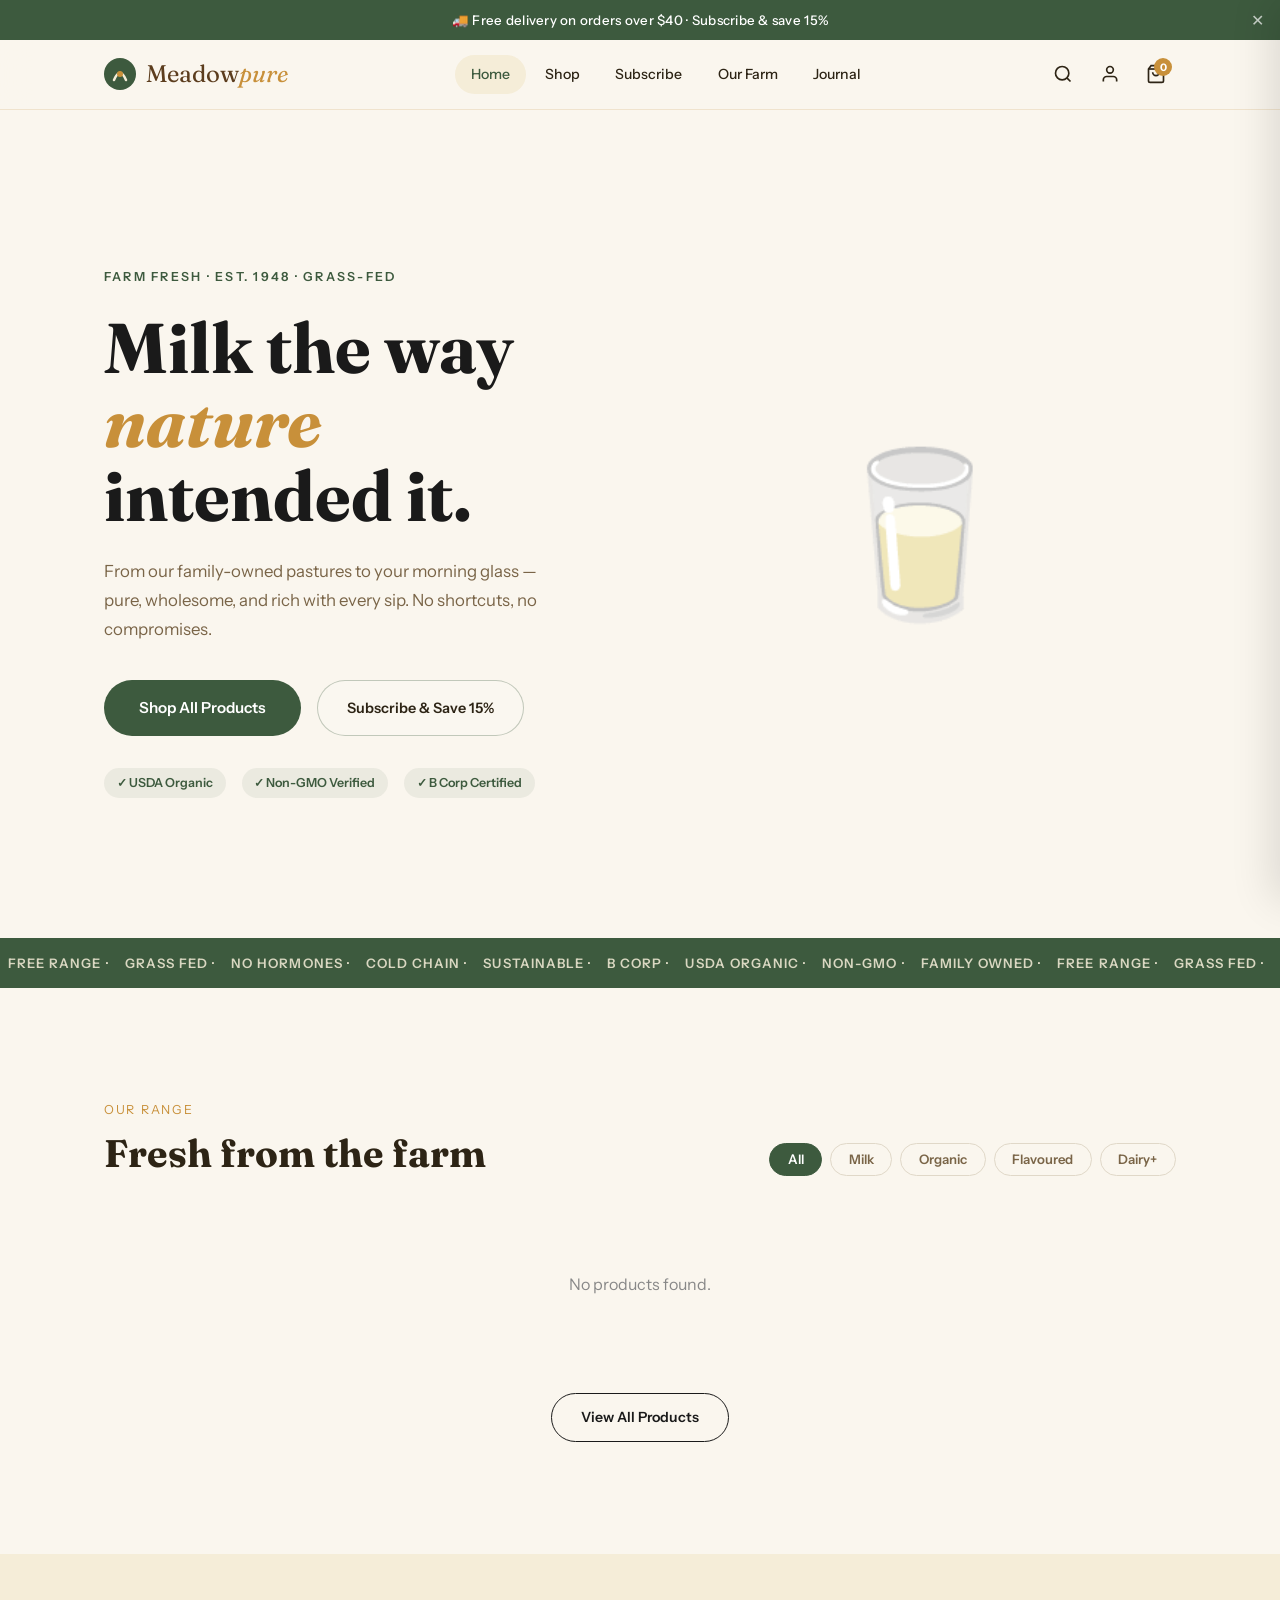
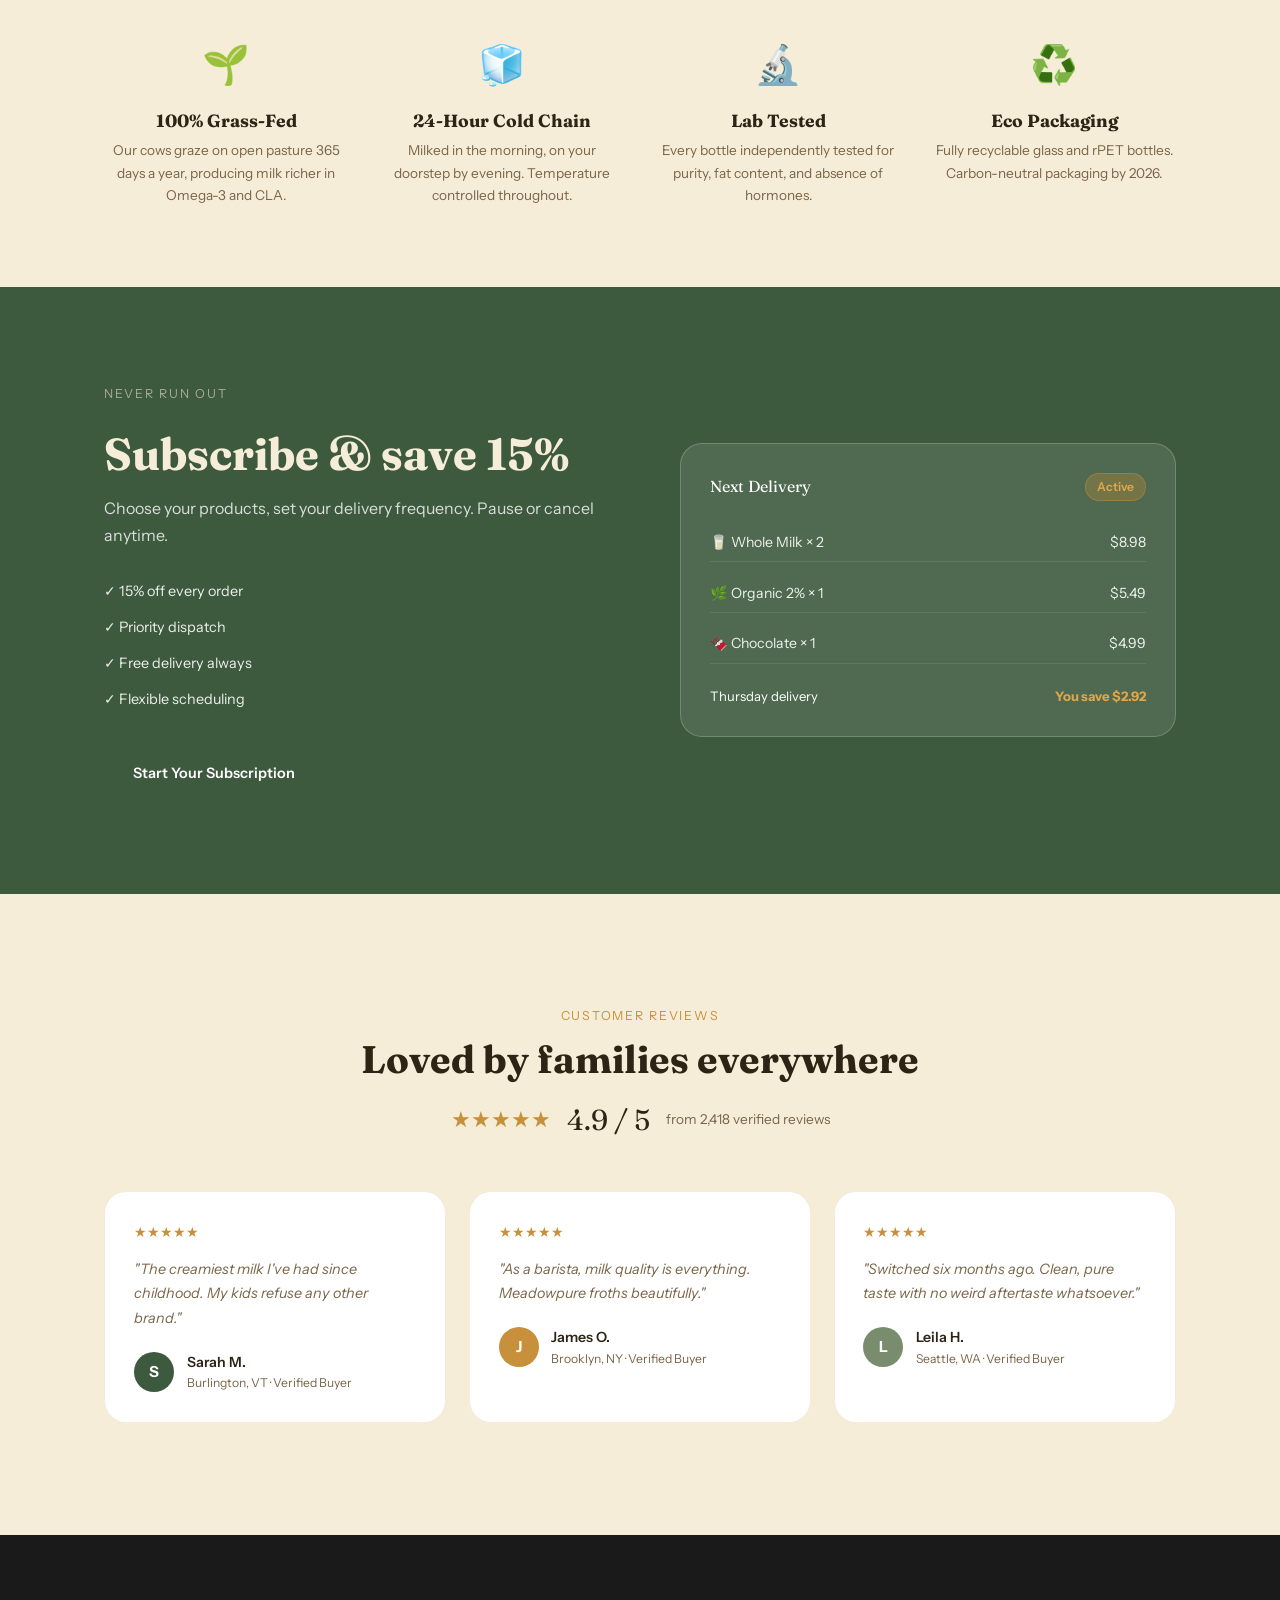
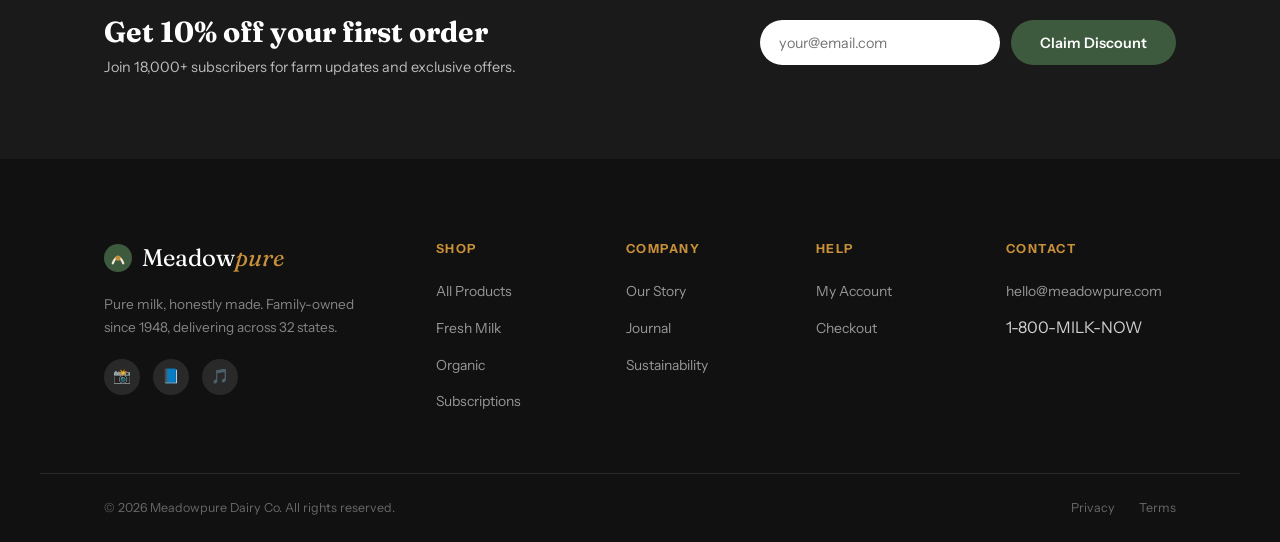
<file: index.html>
<!DOCTYPE html>
<html lang="en">
<head>
  <meta charset="UTF-8"/>
  <meta name="viewport" content="width=device-width, initial-scale=1.0"/>
  <title>Meadowpure Dairy — Pure Milk, Naturally</title>
  <link href="https://fonts.googleapis.com/css2?family=Fraunces:ital,opsz,wght@0,9..144,300;0,9..144,600;0,9..144,700;1,9..144,400&family=Instrument+Sans:wght@400;500;600&display=swap" rel="stylesheet"/>
  <link rel="stylesheet" href="css/style.css"/>
</head>
<body>
<div class="ann-bar">🚚 Free delivery on orders over $40 · Subscribe &amp; save 15%<button onclick="this.parentElement.style.display='none'">✕</button></div>
<header class="header" id="header">
  <div class="header-inner">
    <a href="index.html" class="logo"><svg width="32" height="32" viewBox="0 0 32 32" fill="none"><circle cx="16" cy="16" r="16" fill="#3D5A3E"/><path d="M10 22 Q16 8 22 22" stroke="#F5EDD8" stroke-width="2.5" fill="none" stroke-linecap="round"/><circle cx="16" cy="16" r="3" fill="#C8903A"/></svg><span class="logo-text">Meadow<em>pure</em></span></a>
    <nav class="main-nav"><a href="index.html" class="active">Home</a><a href="shop.html">Shop</a><a href="subscriptions.html">Subscribe</a><a href="about.html">Our Farm</a><a href="blog.html">Journal</a></nav>
    <div class="header-actions">
      <button class="icon-btn" id="searchToggle"><svg width="20" height="20" viewBox="0 0 24 24" fill="none" stroke="currentColor" stroke-width="2"><circle cx="11" cy="11" r="8"/><path d="m21 21-4.35-4.35"/></svg></button>
      <a href="account.html" class="icon-btn"><svg width="20" height="20" viewBox="0 0 24 24" fill="none" stroke="currentColor" stroke-width="2"><path d="M20 21v-2a4 4 0 0 0-4-4H8a4 4 0 0 0-4 4v2"/><circle cx="12" cy="7" r="4"/></svg></a>
      <button class="icon-btn" id="cartToggle"><svg width="20" height="20" viewBox="0 0 24 24" fill="none" stroke="currentColor" stroke-width="2"><path d="M6 2 3 6v14a2 2 0 0 0 2 2h14a2 2 0 0 0 2-2V6l-3-4z"/><line x1="3" y1="6" x2="21" y2="6"/><path d="M16 10a4 4 0 0 1-8 0"/></svg><span class="cart-badge" id="cartBadge">0</span></button>
    </div>
  </div>
  <div class="search-bar" id="searchBar"><div class="search-inner"><svg width="18" height="18" viewBox="0 0 24 24" fill="none" stroke="currentColor" stroke-width="2"><circle cx="11" cy="11" r="8"/><path d="m21 21-4.35-4.35"/></svg><input type="text" placeholder="Search for milk, organic, chocolate…" id="searchInput"/><button onclick="document.getElementById('searchBar').classList.remove('open')">✕</button></div></div>
</header>
<div class="cart-overlay" id="cartOverlay"></div>
<aside class="cart-drawer" id="cartDrawer">
  <div class="cart-drawer-header"><h3>Your Cart <span id="cartItemCount">(0 items)</span></h3><button class="close-cart" id="closeCart">✕</button></div>
  <div class="cart-items" id="cartItems"><div class="cart-empty"><span>🛒</span><p>Your cart is empty</p></div></div>
  <div class="cart-footer" id="cartFooter" style="display:none">
    <div class="cart-subtotal"><span>Subtotal</span><strong id="cartSubtotal">$0.00</strong></div>
    <div class="cart-shipping-note">Free delivery on orders over $40 🚚</div>
    <a href="checkout.html" class="btn-full btn-dark" style="display:block;padding:1rem;text-align:center;border-radius:12px;margin-bottom:0.6rem">Checkout</a>
    <a href="shop.html" class="btn-full btn-outline" style="display:block;padding:0.8rem;text-align:center;border-radius:12px">Continue Shopping</a>
  </div>
</aside>

<section class="hero">
  <div class="hero-content">
    <div class="hero-eyebrow">Farm Fresh · Est. 1948 · Grass-Fed</div>
    <h1 class="hero-headline">Milk the way<br><em>nature</em><br>intended it.</h1>
    <p class="hero-sub">From our family-owned pastures to your morning glass — pure, wholesome, and rich with every sip. No shortcuts, no compromises.</p>
    <div class="hero-ctas">
      <a href="shop.html" class="btn-primary lg">Shop All Products</a>
      <a href="subscriptions.html" class="btn-ghost">Subscribe &amp; Save 15%</a>
    </div>
    <div class="hero-trust"><span>✓ USDA Organic</span><span>✓ Non-GMO Verified</span><span>✓ B Corp Certified</span></div>
  </div>
  <div class="hero-visual">🥛</div>
</section>

<div class="marquee"><div class="marquee-track"><span>Free Range ·</span><span>Grass Fed ·</span><span>No Hormones ·</span><span>Cold Chain ·</span><span>Sustainable ·</span><span>B Corp ·</span><span>USDA Organic ·</span><span>Non-GMO ·</span><span>Family Owned ·</span><span>Free Range ·</span><span>Grass Fed ·</span><span>No Hormones ·</span><span>Cold Chain ·</span><span>Sustainable ·</span><span>B Corp ·</span><span>USDA Organic ·</span><span>Non-GMO ·</span><span>Family Owned ·</span></div></div>

<section class="section" id="shop">
  <div class="container">
    <div class="section-head">
      <div><p class="eyebrow">Our Range</p><h2>Fresh from the farm</h2></div>
      <div class="filter-tabs" id="filterTabs">
        <button class="filter-tab active" data-filter="all">All</button>
        <button class="filter-tab" data-filter="milk">Milk</button>
        <button class="filter-tab" data-filter="organic">Organic</button>
        <button class="filter-tab" data-filter="flavoured">Flavoured</button>
        <button class="filter-tab" data-filter="dairy">Dairy+</button>
      </div>
    </div>
    <div class="products-grid" id="productsGrid"><p style="grid-column:1/-1;text-align:center;padding:3rem;color:#888">⏳ Loading products...</p></div>
    <div class="view-all-wrap"><a href="shop.html" class="btn-outline">View All Products</a></div>
  </div>
</section>

<section class="usp-band">
  <div class="container usp-grid">
    <div class="usp-item"><div class="usp-icon">🌱</div><h4>100% Grass-Fed</h4><p>Our cows graze on open pasture 365 days a year, producing milk richer in Omega-3 and CLA.</p></div>
    <div class="usp-item"><div class="usp-icon">🧊</div><h4>24-Hour Cold Chain</h4><p>Milked in the morning, on your doorstep by evening. Temperature controlled throughout.</p></div>
    <div class="usp-item"><div class="usp-icon">🔬</div><h4>Lab Tested</h4><p>Every bottle independently tested for purity, fat content, and absence of hormones.</p></div>
    <div class="usp-item"><div class="usp-icon">♻️</div><h4>Eco Packaging</h4><p>Fully recyclable glass and rPET bottles. Carbon-neutral packaging by 2026.</p></div>
  </div>
</section>

<section class="sub-banner">
  <div class="container sub-banner-inner">
    <div class="sub-banner-text">
      <p class="eyebrow" style="color:rgba(245,237,216,0.7)">Never run out</p>
      <h2>Subscribe &amp; save 15%</h2>
      <p>Choose your products, set your delivery frequency. Pause or cancel anytime.</p>
      <ul class="sub-perks"><li>✓ 15% off every order</li><li>✓ Priority dispatch</li><li>✓ Free delivery always</li><li>✓ Flexible scheduling</li></ul>
      <a href="subscriptions.html" class="btn-primary">Start Your Subscription</a>
    </div>
    <div class="delivery-card">
      <div class="dc-header"><span class="dc-label">Next Delivery</span><span class="dc-badge">Active</span></div>
      <div class="dc-items">
        <div class="dc-item"><span>🥛 Whole Milk × 2</span><span>$8.98</span></div>
        <div class="dc-item"><span>🌿 Organic 2% × 1</span><span>$5.49</span></div>
        <div class="dc-item"><span>🍫 Chocolate × 1</span><span>$4.99</span></div>
      </div>
      <div class="dc-footer"><span>Thursday delivery</span><strong class="dc-saved">You save $2.92</strong></div>
    </div>
  </div>
</section>

<section class="section reviews-section">
  <div class="container">
    <div class="section-head centered">
      <p class="eyebrow">Customer Reviews</p>
      <h2>Loved by families everywhere</h2>
      <div class="overall-rating"><span class="big-stars">★★★★★</span><span class="big-score">4.9 / 5</span><span class="big-count">from 2,418 verified reviews</span></div>
    </div>
    <div class="reviews-grid">
      <div class="review-card"><div class="review-stars">★★★★★</div><p class="review-text">"The creamiest milk I've had since childhood. My kids refuse any other brand."</p><div class="review-author"><div class="review-avatar" style="background:#3D5A3E">S</div><div class="review-info"><div class="review-name">Sarah M.</div><div class="review-loc">Burlington, VT · Verified Buyer</div></div></div></div>
      <div class="review-card"><div class="review-stars">★★★★★</div><p class="review-text">"As a barista, milk quality is everything. Meadowpure froths beautifully."</p><div class="review-author"><div class="review-avatar" style="background:#C8903A">J</div><div class="review-info"><div class="review-name">James O.</div><div class="review-loc">Brooklyn, NY · Verified Buyer</div></div></div></div>
      <div class="review-card"><div class="review-stars">★★★★★</div><p class="review-text">"Switched six months ago. Clean, pure taste with no weird aftertaste whatsoever."</p><div class="review-author"><div class="review-avatar" style="background:#7A8C6E">L</div><div class="review-info"><div class="review-name">Leila H.</div><div class="review-loc">Seattle, WA · Verified Buyer</div></div></div></div>
    </div>
  </div>
</section>

<section class="newsletter-section">
  <div class="container newsletter-inner">
    <div class="nl-text"><h3>Get 10% off your first order</h3><p>Join 18,000+ subscribers for farm updates and exclusive offers.</p></div>
    <div>
      <form class="nl-form" onsubmit="event.preventDefault();document.getElementById('nlNote').textContent='🎉 Welcome! Your 10% code has been sent.';this.querySelector('input').value=''">
        <input type="email" placeholder="your@email.com" required class="nl-input"/>
        <button type="submit" class="btn-primary">Claim Discount</button>
      </form>
      <p class="nl-note" id="nlNote"></p>
    </div>
  </div>
</section>

<footer class="footer">
  <div class="container footer-grid">
    <div class="footer-brand"><a href="index.html" class="logo" style="margin-bottom:1rem;display:flex"><svg width="28" height="28" viewBox="0 0 32 32" fill="none"><circle cx="16" cy="16" r="16" fill="#3D5A3E"/><path d="M10 22 Q16 8 22 22" stroke="#F5EDD8" stroke-width="2.5" fill="none" stroke-linecap="round"/><circle cx="16" cy="16" r="3" fill="#C8903A"/></svg><span class="logo-text" style="color:#fff">Meadow<em>pure</em></span></a><p>Pure milk, honestly made. Family-owned since 1948, delivering across 32 states.</p><div class="social-links"><a href="#">📸</a><a href="#">📘</a><a href="#">🎵</a></div></div>
    <div class="footer-col"><h5>Shop</h5><ul><li><a href="shop.html">All Products</a></li><li><a href="shop.html?cat=milk">Fresh Milk</a></li><li><a href="shop.html?cat=organic">Organic</a></li><li><a href="subscriptions.html">Subscriptions</a></li></ul></div>
    <div class="footer-col"><h5>Company</h5><ul><li><a href="about.html">Our Story</a></li><li><a href="blog.html">Journal</a></li><li><a href="about.html#sustainability">Sustainability</a></li></ul></div>
    <div class="footer-col"><h5>Help</h5><ul><li><a href="account.html">My Account</a></li><li><a href="checkout.html">Checkout</a></li></ul></div>
    <div class="footer-col"><h5>Contact</h5><ul><li><a href="mailto:hello@meadowpure.com">hello@meadowpure.com</a></li><li>1-800-MILK-NOW</li></ul></div>
  </div>
  <div class="footer-bottom"><p>© 2026 Meadowpure Dairy Co. All rights reserved.</p><div class="footer-legal"><a href="#">Privacy</a><a href="#">Terms</a></div></div>
</footer>

<div class="toast" id="toast"></div>
<script src="js/app.js"></script>
<script>
async function initHome() {
  const products = await fetchProducts({ limit: 8 });
  renderProductsTo('productsGrid', products);
  document.querySelectorAll('.filter-tab').forEach(btn => {
    btn.addEventListener('click', async function() {
      document.querySelectorAll('.filter-tab').forEach(b => b.classList.remove('active'));
      this.classList.add('active');
      const filter = this.dataset.filter;
      const prods = await fetchProducts(filter !== 'all' ? { category: filter, limit: 8 } : { limit: 8 });
      renderProductsTo('productsGrid', prods);
    });
  });
}
initHome();
</script>
</body>
</html>
</file>
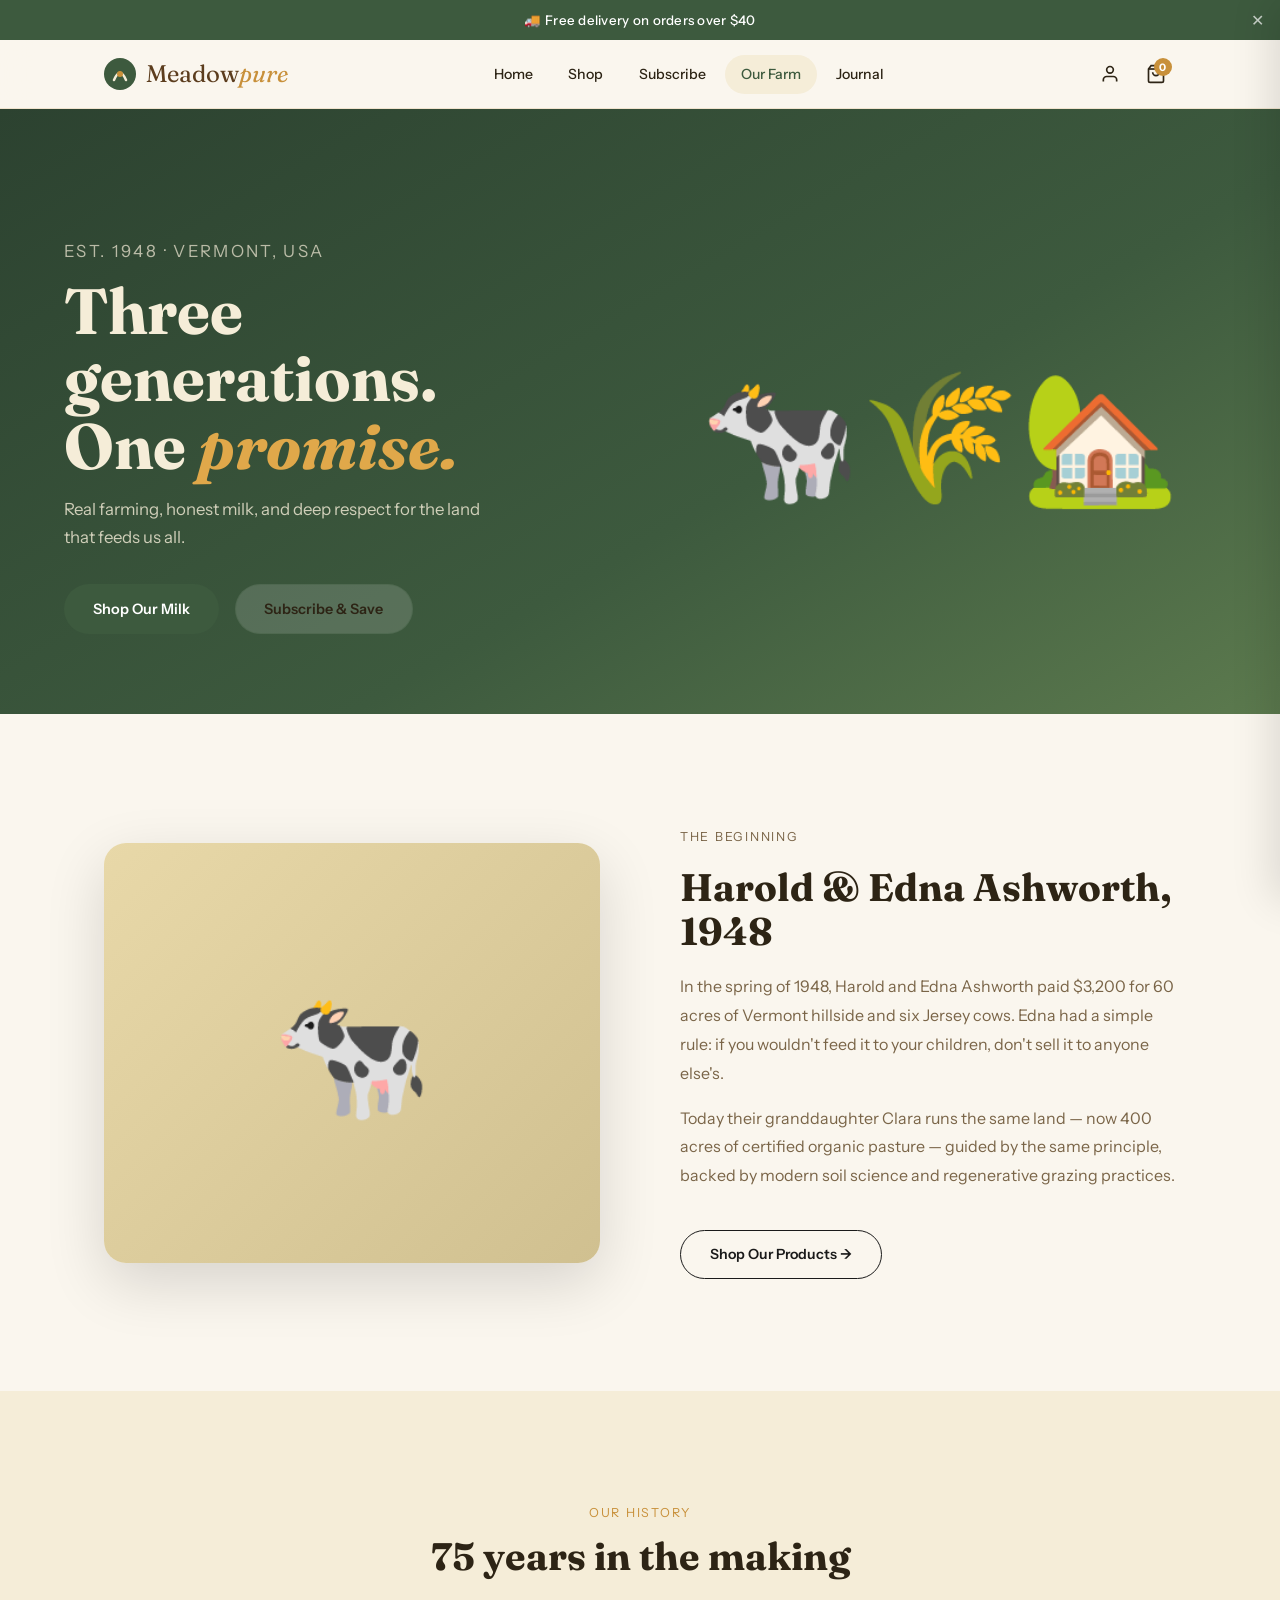
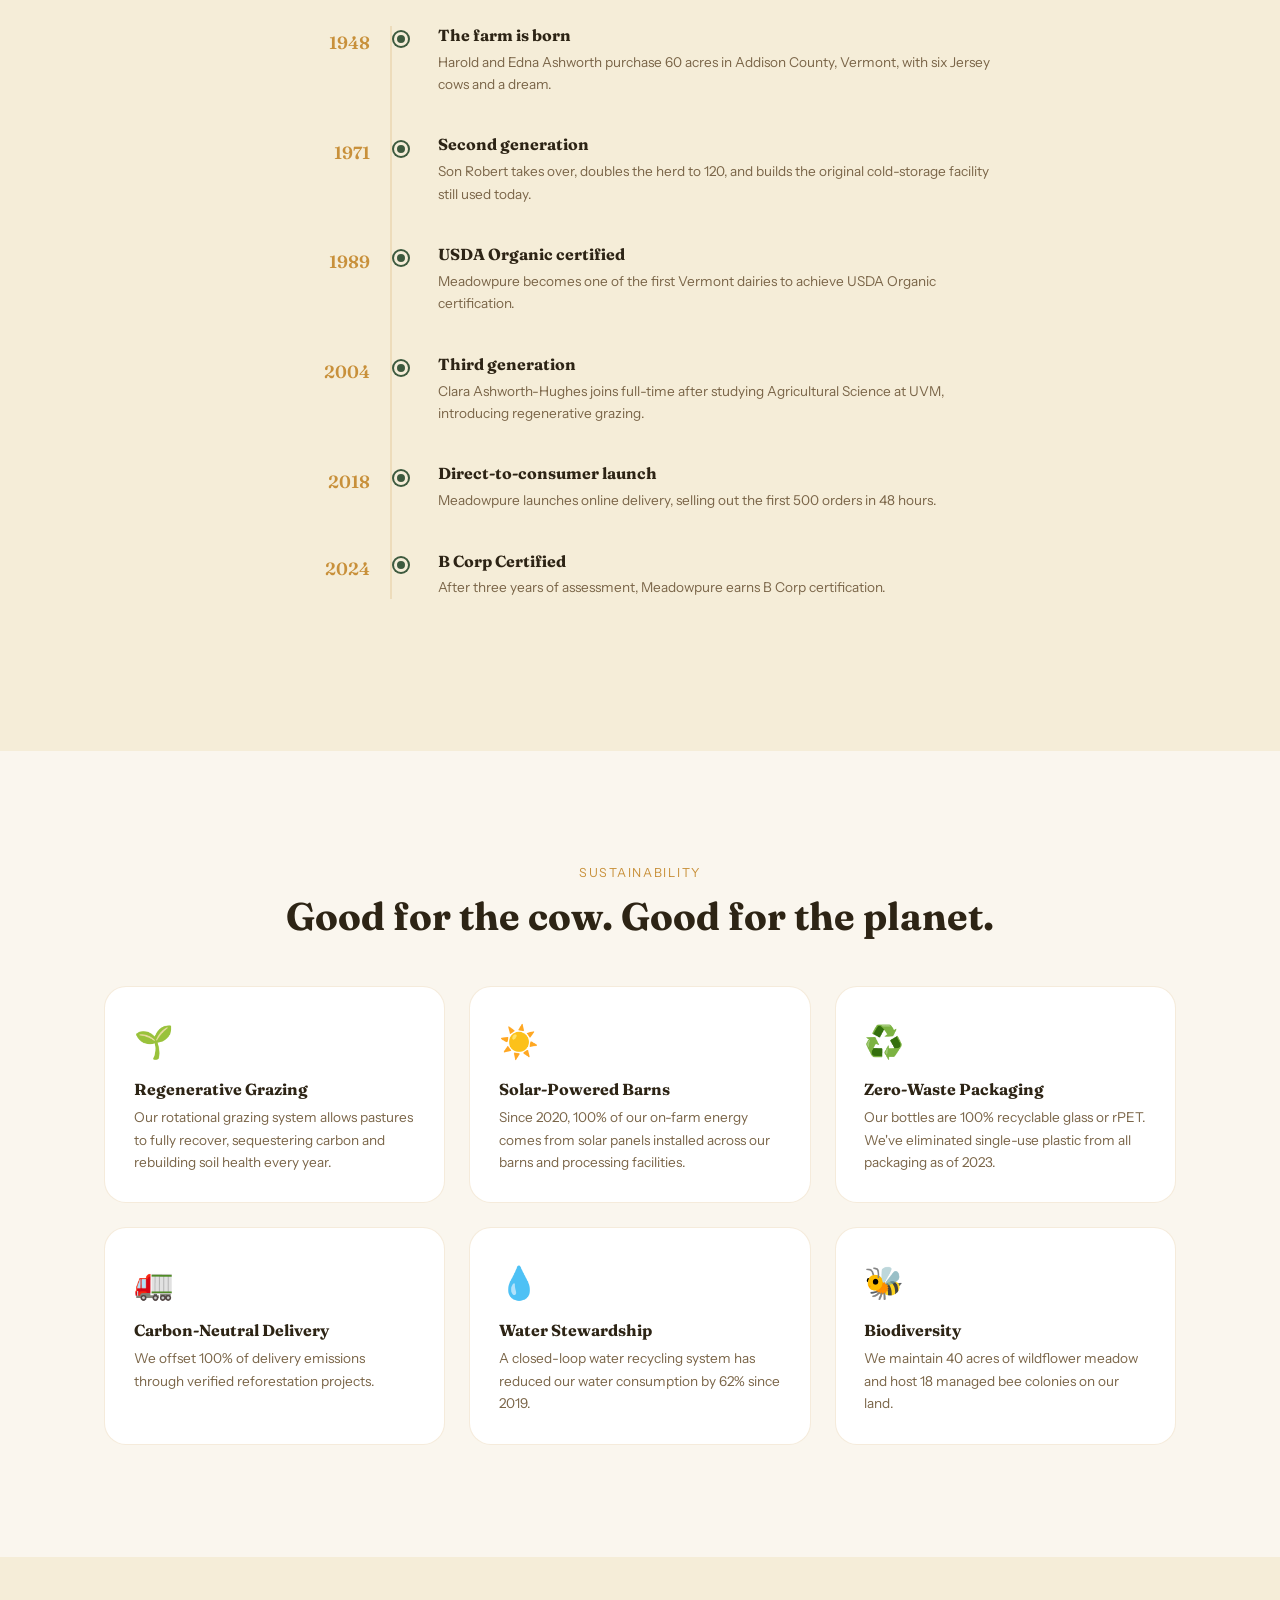
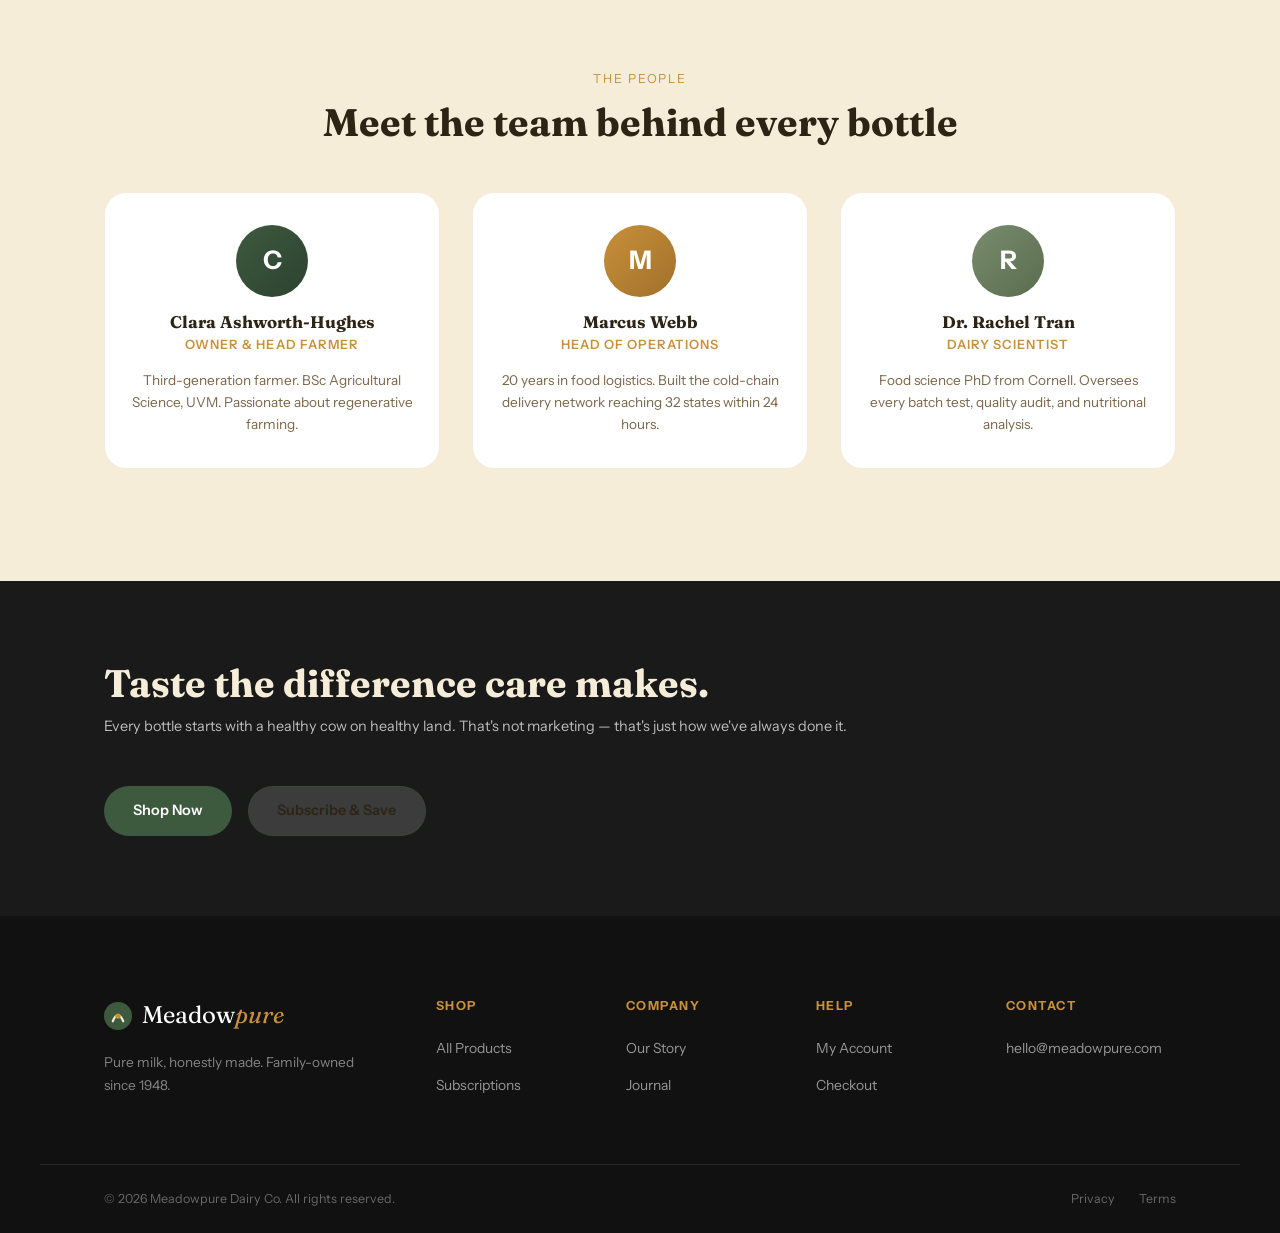
<file: about.html>
<!DOCTYPE html>
<html lang="en">
<head>
  <meta charset="UTF-8"/>
  <meta name="viewport" content="width=device-width, initial-scale=1.0"/>
  <title>Our Farm — Meadowpure Dairy</title>
  <link href="https://fonts.googleapis.com/css2?family=Fraunces:ital,opsz,wght@0,9..144,300;0,9..144,600;0,9..144,700;1,9..144,400&family=Instrument+Sans:wght@400;500;600&display=swap" rel="stylesheet"/>
  <link rel="stylesheet" href="css/style.css"/>
  <style>
    .about-hero{background:linear-gradient(150deg,#2C4230 0%,#3D5A3E 60%,#5C7A4E 100%);color:#fff;padding:8rem 5% 5rem;display:grid;grid-template-columns:1fr 1fr;align-items:center;gap:3rem}
    .about-hero h1{font-size:clamp(3rem,5vw,5rem);color:var(--milk);margin-bottom:1rem;line-height:1.05}
    .about-hero h1 em{color:#E0A84A}
    .about-hero p{color:rgba(245,237,216,0.8);font-size:1.05rem;line-height:1.7;max-width:440px}
    .about-visual{font-size:8rem;text-align:center;animation:float 5s ease-in-out infinite}
    .story-grid{display:grid;grid-template-columns:1fr 1fr;gap:5rem;align-items:center}
    .story-img{height:420px;background:linear-gradient(135deg,#E8D8A8,#D0C090);border-radius:var(--radius-lg);display:flex;align-items:center;justify-content:center;font-size:8rem;box-shadow:var(--shadow-lg)}
    .story-text h2{font-size:clamp(1.8rem,3vw,2.4rem);margin-bottom:1.2rem}
    .story-text p{color:var(--muted);line-height:1.8;margin-bottom:1rem}
    .timeline{max-width:700px;margin:0 auto;position:relative}
    .timeline::before{content:'';position:absolute;left:100px;top:0;bottom:0;width:2px;background:var(--border)}
    .tl-item{display:grid;grid-template-columns:80px 20px 1fr;gap:1.5rem;align-items:start;margin-bottom:2.5rem}
    .tl-year{font-family:'Fraunces',serif;font-size:1.1rem;color:var(--gold);text-align:right;padding-top:0.2rem;font-weight:600}
    .tl-dot{width:14px;height:14px;background:var(--green);border-radius:50%;margin-top:0.4rem;border:3px solid var(--milk);box-shadow:0 0 0 2px var(--green);position:relative;z-index:1}
    .tl-content h4{font-size:1rem;margin-bottom:0.4rem}
    .tl-content p{font-size:0.85rem;color:var(--muted);line-height:1.65}
    .sustain-grid{display:grid;grid-template-columns:repeat(3,1fr);gap:1.5rem}
    .sustain-card{background:#fff;border-radius:var(--radius-lg);padding:1.8rem;border:1px solid var(--border);transition:var(--trans)}
    .sustain-card:hover{transform:translateY(-4px);box-shadow:var(--shadow)}
    .sustain-icon{font-size:2rem;display:block;margin-bottom:0.8rem}
    .sustain-card h4{font-size:1rem;margin-bottom:0.5rem}
    .sustain-card p{font-size:0.85rem;color:var(--muted);line-height:1.65}
    .team-grid{display:grid;grid-template-columns:repeat(3,1fr);gap:2rem}
    .team-card{text-align:center;background:#fff;border-radius:var(--radius-lg);padding:2rem 1.5rem;border:1px solid var(--border)}
    .team-av{width:72px;height:72px;border-radius:50%;color:#fff;font-size:1.6rem;font-weight:700;display:flex;align-items:center;justify-content:center;margin:0 auto 1rem}
    .team-card h4{font-size:1.05rem;margin-bottom:0.2rem}
    .team-role{font-size:0.8rem;color:var(--gold);font-weight:600;text-transform:uppercase;letter-spacing:0.08em;margin-bottom:0.8rem;display:block}
    .team-bio{font-size:0.85rem;color:var(--muted);line-height:1.65}
    .about-cta{background:var(--dark);color:#fff;padding:5rem 0}
    .about-cta-inner{display:flex;justify-content:space-between;align-items:center;gap:3rem;flex-wrap:wrap}
    .about-cta h2{font-size:clamp(1.8rem,3vw,2.4rem);margin-bottom:0.6rem;color:var(--milk)}
    .about-cta p{opacity:0.7;font-size:0.9rem}
    @media(max-width:768px){.about-hero,.story-grid{grid-template-columns:1fr}.about-visual,.timeline::before{display:none}.sustain-grid,.team-grid{grid-template-columns:1fr}.about-cta-inner{flex-direction:column;text-align:center}}
  </style>
</head>
<body>
<div class="ann-bar">🚚 Free delivery on orders over $40<button onclick="this.parentElement.style.display='none'">✕</button></div>
<header class="header" id="header">
  <div class="header-inner">
    <a href="index.html" class="logo"><svg width="32" height="32" viewBox="0 0 32 32" fill="none"><circle cx="16" cy="16" r="16" fill="#3D5A3E"/><path d="M10 22 Q16 8 22 22" stroke="#F5EDD8" stroke-width="2.5" fill="none" stroke-linecap="round"/><circle cx="16" cy="16" r="3" fill="#C8903A"/></svg><span class="logo-text">Meadow<em>pure</em></span></a>
    <nav class="main-nav"><a href="index.html">Home</a><a href="shop.html">Shop</a><a href="subscriptions.html">Subscribe</a><a href="about.html" class="active">Our Farm</a><a href="blog.html">Journal</a></nav>
    <div class="header-actions">
      <a href="account.html" class="icon-btn"><svg width="20" height="20" viewBox="0 0 24 24" fill="none" stroke="currentColor" stroke-width="2"><path d="M20 21v-2a4 4 0 0 0-4-4H8a4 4 0 0 0-4 4v2"/><circle cx="12" cy="7" r="4"/></svg></a>
      <button class="icon-btn" id="cartToggle"><svg width="20" height="20" viewBox="0 0 24 24" fill="none" stroke="currentColor" stroke-width="2"><path d="M6 2 3 6v14a2 2 0 0 0 2 2h14a2 2 0 0 0 2-2V6l-3-4z"/><line x1="3" y1="6" x2="21" y2="6"/><path d="M16 10a4 4 0 0 1-8 0"/></svg><span class="cart-badge" id="cartBadge">0</span></button>
    </div>
  </div>
</header>
<div class="cart-overlay" id="cartOverlay"></div>
<aside class="cart-drawer" id="cartDrawer">
  <div class="cart-drawer-header"><h3>Your Cart <span id="cartItemCount">(0 items)</span></h3><button class="close-cart" id="closeCart">✕</button></div>
  <div class="cart-items" id="cartItems"><div class="cart-empty"><span>🛒</span><p>Your cart is empty</p></div></div>
  <div class="cart-footer" id="cartFooter" style="display:none"><div class="cart-subtotal"><span>Subtotal</span><strong id="cartSubtotal">$0.00</strong></div><a href="checkout.html" class="btn-full btn-dark" style="display:block;padding:1rem;text-align:center;border-radius:12px">Checkout</a></div>
</aside>

<div class="about-hero">
  <div>
    <p class="eyebrow" style="color:rgba(245,237,216,0.7)">Est. 1948 · Vermont, USA</p>
    <h1>Three generations.<br>One <em>promise.</em></h1>
    <p>Real farming, honest milk, and deep respect for the land that feeds us all.</p>
    <div style="margin-top:2rem;display:flex;gap:1rem;flex-wrap:wrap">
      <a href="shop.html" class="btn-primary">Shop Our Milk</a>
      <a href="subscriptions.html" class="btn-ghost">Subscribe &amp; Save</a>
    </div>
  </div>
  <div class="about-visual">🐄🌾🏡</div>
</div>

<section class="section">
  <div class="container story-grid" id="farm">
    <div class="story-img">🐄</div>
    <div class="story-text">
      <p class="eyebrow">The Beginning</p>
      <h2>Harold &amp; Edna Ashworth, 1948</h2>
      <p>In the spring of 1948, Harold and Edna Ashworth paid $3,200 for 60 acres of Vermont hillside and six Jersey cows. Edna had a simple rule: if you wouldn't feed it to your children, don't sell it to anyone else's.</p>
      <p>Today their granddaughter Clara runs the same land — now 400 acres of certified organic pasture — guided by the same principle, backed by modern soil science and regenerative grazing practices.</p>
      <a href="shop.html" class="btn-outline" style="margin-top:1.5rem;display:inline-flex">Shop Our Products →</a>
    </div>
  </div>
</section>

<section class="section" style="background:var(--milk)">
  <div class="container">
    <div class="section-head centered"><p class="eyebrow">Our History</p><h2>75 years in the making</h2></div>
    <div class="timeline">
      <div class="tl-item"><div class="tl-year">1948</div><div class="tl-dot"></div><div class="tl-content"><h4>The farm is born</h4><p>Harold and Edna Ashworth purchase 60 acres in Addison County, Vermont, with six Jersey cows and a dream.</p></div></div>
      <div class="tl-item"><div class="tl-year">1971</div><div class="tl-dot"></div><div class="tl-content"><h4>Second generation</h4><p>Son Robert takes over, doubles the herd to 120, and builds the original cold-storage facility still used today.</p></div></div>
      <div class="tl-item"><div class="tl-year">1989</div><div class="tl-dot"></div><div class="tl-content"><h4>USDA Organic certified</h4><p>Meadowpure becomes one of the first Vermont dairies to achieve USDA Organic certification.</p></div></div>
      <div class="tl-item"><div class="tl-year">2004</div><div class="tl-dot"></div><div class="tl-content"><h4>Third generation</h4><p>Clara Ashworth-Hughes joins full-time after studying Agricultural Science at UVM, introducing regenerative grazing.</p></div></div>
      <div class="tl-item"><div class="tl-year">2018</div><div class="tl-dot"></div><div class="tl-content"><h4>Direct-to-consumer launch</h4><p>Meadowpure launches online delivery, selling out the first 500 orders in 48 hours.</p></div></div>
      <div class="tl-item"><div class="tl-year">2024</div><div class="tl-dot"></div><div class="tl-content"><h4>B Corp Certified</h4><p>After three years of assessment, Meadowpure earns B Corp certification.</p></div></div>
    </div>
  </div>
</section>

<section class="section" id="sustainability">
  <div class="container">
    <div class="section-head centered"><p class="eyebrow">Sustainability</p><h2>Good for the cow. Good for the planet.</h2></div>
    <div class="sustain-grid">
      <div class="sustain-card"><span class="sustain-icon">🌱</span><h4>Regenerative Grazing</h4><p>Our rotational grazing system allows pastures to fully recover, sequestering carbon and rebuilding soil health every year.</p></div>
      <div class="sustain-card"><span class="sustain-icon">☀️</span><h4>Solar-Powered Barns</h4><p>Since 2020, 100% of our on-farm energy comes from solar panels installed across our barns and processing facilities.</p></div>
      <div class="sustain-card"><span class="sustain-icon">♻️</span><h4>Zero-Waste Packaging</h4><p>Our bottles are 100% recyclable glass or rPET. We've eliminated single-use plastic from all packaging as of 2023.</p></div>
      <div class="sustain-card"><span class="sustain-icon">🚛</span><h4>Carbon-Neutral Delivery</h4><p>We offset 100% of delivery emissions through verified reforestation projects.</p></div>
      <div class="sustain-card"><span class="sustain-icon">💧</span><h4>Water Stewardship</h4><p>A closed-loop water recycling system has reduced our water consumption by 62% since 2019.</p></div>
      <div class="sustain-card"><span class="sustain-icon">🐝</span><h4>Biodiversity</h4><p>We maintain 40 acres of wildflower meadow and host 18 managed bee colonies on our land.</p></div>
    </div>
  </div>
</section>

<section class="section" style="background:var(--milk)">
  <div class="container">
    <div class="section-head centered"><p class="eyebrow">The People</p><h2>Meet the team behind every bottle</h2></div>
    <div class="team-grid">
      <div class="team-card"><div class="team-av" style="background:linear-gradient(135deg,#3D5A3E,#2C4230)">C</div><h4>Clara Ashworth-Hughes</h4><span class="team-role">Owner &amp; Head Farmer</span><p class="team-bio">Third-generation farmer. BSc Agricultural Science, UVM. Passionate about regenerative farming.</p></div>
      <div class="team-card"><div class="team-av" style="background:linear-gradient(135deg,#C8903A,#A0702A)">M</div><h4>Marcus Webb</h4><span class="team-role">Head of Operations</span><p class="team-bio">20 years in food logistics. Built the cold-chain delivery network reaching 32 states within 24 hours.</p></div>
      <div class="team-card"><div class="team-av" style="background:linear-gradient(135deg,#7A8C6E,#5A6C4E)">R</div><h4>Dr. Rachel Tran</h4><span class="team-role">Dairy Scientist</span><p class="team-bio">Food science PhD from Cornell. Oversees every batch test, quality audit, and nutritional analysis.</p></div>
    </div>
  </div>
</section>

<section class="about-cta">
  <div class="container about-cta-inner">
    <div><h2>Taste the difference care makes.</h2><p>Every bottle starts with a healthy cow on healthy land. That's not marketing — that's just how we've always done it.</p></div>
    <div style="display:flex;gap:1rem;flex-wrap:wrap"><a href="shop.html" class="btn-primary">Shop Now</a><a href="subscriptions.html" class="btn-ghost">Subscribe &amp; Save</a></div>
  </div>
</section>

<footer class="footer">
  <div class="container footer-grid">
    <div class="footer-brand"><a href="index.html" class="logo" style="margin-bottom:1rem;display:flex"><svg width="28" height="28" viewBox="0 0 32 32" fill="none"><circle cx="16" cy="16" r="16" fill="#3D5A3E"/><path d="M10 22 Q16 8 22 22" stroke="#F5EDD8" stroke-width="2.5" fill="none" stroke-linecap="round"/><circle cx="16" cy="16" r="3" fill="#C8903A"/></svg><span class="logo-text" style="color:#fff">Meadow<em>pure</em></span></a><p>Pure milk, honestly made. Family-owned since 1948.</p></div>
    <div class="footer-col"><h5>Shop</h5><ul><li><a href="shop.html">All Products</a></li><li><a href="subscriptions.html">Subscriptions</a></li></ul></div>
    <div class="footer-col"><h5>Company</h5><ul><li><a href="about.html">Our Story</a></li><li><a href="blog.html">Journal</a></li></ul></div>
    <div class="footer-col"><h5>Help</h5><ul><li><a href="account.html">My Account</a></li><li><a href="checkout.html">Checkout</a></li></ul></div>
    <div class="footer-col"><h5>Contact</h5><ul><li><a href="mailto:hello@meadowpure.com">hello@meadowpure.com</a></li></ul></div>
  </div>
  <div class="footer-bottom"><p>© 2026 Meadowpure Dairy Co. All rights reserved.</p><div class="footer-legal"><a href="#">Privacy</a><a href="#">Terms</a></div></div>
</footer>
<div class="toast" id="toast"></div>
<script src="js/app.js"></script>
</body>
</html>
</file>
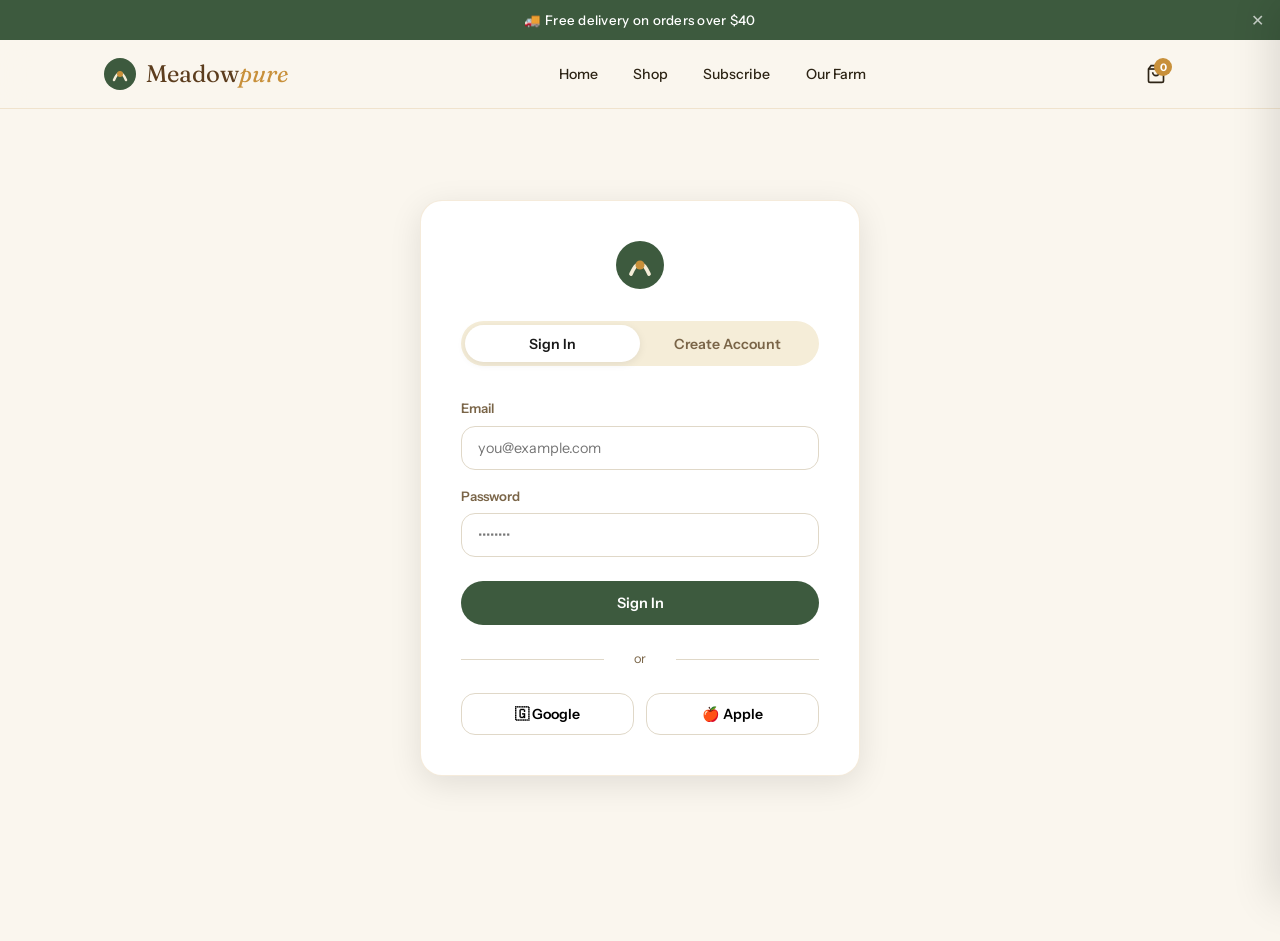
<file: account.html>
<!DOCTYPE html>
<html lang="en">
<head>
  <meta charset="UTF-8"/>
  <meta name="viewport" content="width=device-width, initial-scale=1.0"/>
  <title>My Account — Meadowpure Dairy</title>
  <link href="https://fonts.googleapis.com/css2?family=Fraunces:ital,opsz,wght@0,9..144,300;0,9..144,600;0,9..144,700;1,9..144,400&family=Instrument+Sans:wght@400;500;600&display=swap" rel="stylesheet"/>
  <link rel="stylesheet" href="css/style.css"/>
</head>
<body>
<div class="ann-bar">🚚 Free delivery on orders over $40<button onclick="this.parentElement.style.display='none'">✕</button></div>
<header class="header" id="header">
  <div class="header-inner">
    <a href="index.html" class="logo"><svg width="32" height="32" viewBox="0 0 32 32" fill="none"><circle cx="16" cy="16" r="16" fill="#3D5A3E"/><path d="M10 22 Q16 8 22 22" stroke="#F5EDD8" stroke-width="2.5" fill="none" stroke-linecap="round"/><circle cx="16" cy="16" r="3" fill="#C8903A"/></svg><span class="logo-text">Meadow<em>pure</em></span></a>
    <nav class="main-nav"><a href="index.html">Home</a><a href="shop.html">Shop</a><a href="subscriptions.html">Subscribe</a><a href="about.html">Our Farm</a></nav>
    <div class="header-actions">
      <button class="icon-btn" id="cartToggle"><svg width="20" height="20" viewBox="0 0 24 24" fill="none" stroke="currentColor" stroke-width="2"><path d="M6 2 3 6v14a2 2 0 0 0 2 2h14a2 2 0 0 0 2-2V6l-3-4z"/><line x1="3" y1="6" x2="21" y2="6"/><path d="M16 10a4 4 0 0 1-8 0"/></svg><span class="cart-badge" id="cartBadge">0</span></button>
    </div>
  </div>
</header>
<div class="cart-overlay" id="cartOverlay"></div>
<aside class="cart-drawer" id="cartDrawer">
  <div class="cart-drawer-header"><h3>Your Cart <span id="cartItemCount">(0 items)</span></h3><button class="close-cart" id="closeCart">✕</button></div>
  <div class="cart-items" id="cartItems"><div class="cart-empty"><span>🛒</span><p>Your cart is empty</p></div></div>
  <div class="cart-footer" id="cartFooter" style="display:none"><div class="cart-subtotal"><span>Subtotal</span><strong id="cartSubtotal">$0.00</strong></div><a href="checkout.html" class="btn-full btn-dark" style="display:block;padding:1rem;text-align:center;border-radius:12px">Checkout</a></div>
</aside>

<main class="account-main">

  <!-- AUTH PANEL -->
  <div class="auth-container" id="authPanel">
    <div class="auth-card">
      <div class="auth-logo"><svg width="48" height="48" viewBox="0 0 32 32" fill="none"><circle cx="16" cy="16" r="16" fill="#3D5A3E"/><path d="M10 22 Q16 8 22 22" stroke="#F5EDD8" stroke-width="2.5" fill="none" stroke-linecap="round"/><circle cx="16" cy="16" r="3" fill="#C8903A"/></svg></div>
      <div class="auth-tabs">
        <button class="auth-tab active" id="tabLogin" onclick="switchAuthTab('login')">Sign In</button>
        <button class="auth-tab" id="tabRegister" onclick="switchAuthTab('register')">Create Account</button>
      </div>
      <p style="color:#c0392b;font-size:0.82rem;text-align:center;margin-bottom:1rem;display:none" id="authError"></p>

      <!-- LOGIN -->
      <div id="loginForm">
        <div class="form-group"><label>Email</label><input type="email" class="form-input" id="loginEmail" placeholder="you@example.com"/></div>
        <div class="form-group"><label>Password</label><input type="password" class="form-input" id="loginPw" placeholder="••••••••"/></div>
        <button class="btn-primary" style="width:100%;margin-top:0.5rem" onclick="doLogin()" id="loginBtn">Sign In</button>
        <div class="auth-divider"><span>or</span></div>
        <div class="social-auth">
          <button class="social-btn" onclick="showToast('Google login coming soon')">🇬 Google</button>
          <button class="social-btn" onclick="showToast('Apple login coming soon')">🍎 Apple</button>
        </div>
      </div>

      <!-- REGISTER -->
      <div id="registerForm" style="display:none">
        <div class="two-col">
          <div class="form-group"><label>First name</label><input type="text" class="form-input" id="regFirst" placeholder="Jane"/></div>
          <div class="form-group"><label>Last name</label><input type="text" class="form-input" id="regLast" placeholder="Smith"/></div>
        </div>
        <div class="form-group"><label>Email</label><input type="email" class="form-input" id="regEmail" placeholder="you@example.com"/></div>
        <div class="form-group"><label>Password (min 8 chars)</label><input type="password" class="form-input" id="regPw" placeholder="••••••••"/></div>
        <label class="check-label" style="margin-bottom:1rem"><input type="checkbox" id="regNewsletter" checked> Subscribe for 10% off first order</label>
        <button class="btn-primary" style="width:100%" onclick="doRegister()" id="registerBtn">Create Account</button>
      </div>
    </div>
  </div>

  <!-- DASHBOARD -->
  <div class="dashboard-container hidden" id="dashboard">
    <div class="dashboard-sidebar">
      <div class="dash-profile">
        <div class="dash-avatar" id="dashAvatar">J</div>
        <div><strong id="dashName">Jane Smith</strong><span id="dashEmail" style="font-size:0.82rem;color:#888;display:block">—</span></div>
      </div>
      <nav class="dash-nav">
        <button class="dash-nav-btn active" onclick="showDashTab('orders',this)">📦 My Orders</button>
        <button class="dash-nav-btn" onclick="showDashTab('subscriptions',this)">🔄 Subscriptions</button>
        <button class="dash-nav-btn" onclick="showDashTab('profile',this)">👤 Profile</button>
        <button class="dash-nav-btn" onclick="doLogout()">🚪 Sign Out</button>
      </nav>
    </div>
    <div class="dashboard-content">
      <!-- ORDERS -->
      <div id="tab-orders">
        <h2>My Orders</h2>
        <div class="orders-list" id="ordersList"><p style="color:#888">Loading...</p></div>
      </div>
      <!-- SUBSCRIPTIONS -->
      <div id="tab-subscriptions" style="display:none">
        <h2>My Subscriptions</h2>
        <div id="subsList"><p style="color:#888">Loading...</p></div>
      </div>
      <!-- PROFILE -->
      <div id="tab-profile" style="display:none">
        <h2>Profile Settings</h2>
        <div class="two-col">
          <div class="form-group"><label>First name</label><input type="text" class="form-input" id="profFirst"/></div>
          <div class="form-group"><label>Last name</label><input type="text" class="form-input" id="profLast"/></div>
        </div>
        <div class="form-group"><label>Email</label><input type="email" class="form-input" id="profEmail"/></div>
        <div class="form-group"><label>Phone</label><input type="tel" class="form-input" id="profPhone"/></div>
        <button class="btn-primary" onclick="saveProfile()">Save Changes</button>
      </div>
    </div>
  </div>
</main>

<div class="toast" id="toast"></div>
<script src="js/app.js"></script>
<script>
function switchAuthTab(tab) {
  document.getElementById('loginForm').style.display = tab === 'login' ? '' : 'none';
  document.getElementById('registerForm').style.display = tab === 'register' ? '' : 'none';
  document.getElementById('tabLogin').classList.toggle('active', tab === 'login');
  document.getElementById('tabRegister').classList.toggle('active', tab === 'register');
  document.getElementById('authError').style.display = 'none';
}

function showAuthError(msg) {
  const el = document.getElementById('authError');
  el.textContent = msg; el.style.display = 'block';
}

async function doLogin() {
  const email = document.getElementById('loginEmail').value.trim();
  const pw = document.getElementById('loginPw').value;
  if (!email || !pw) { showAuthError('Please enter email and password'); return; }
  const btn = document.getElementById('loginBtn');
  btn.textContent = 'Signing in...'; btn.disabled = true;
  const data = await apiFetch('/api/auth/login', 'POST', { email, password: pw });
  if (data.success) {
    Auth.setSession(data.token, data.user);
    showDashboard(data.user);
  } else {
    showAuthError(data.message || 'Login failed');
    btn.textContent = 'Sign In'; btn.disabled = false;
  }
}

async function doRegister() {
  const first = document.getElementById('regFirst').value.trim();
  const last = document.getElementById('regLast').value.trim();
  const email = document.getElementById('regEmail').value.trim();
  const pw = document.getElementById('regPw').value;
  if (!first || !email || !pw) { showAuthError('Please fill all fields'); return; }
  if (pw.length < 8) { showAuthError('Password must be at least 8 characters'); return; }
  const btn = document.getElementById('registerBtn');
  btn.textContent = 'Creating...'; btn.disabled = true;
  const data = await apiFetch('/api/auth/register', 'POST', { first_name: first, last_name: last, email, password: pw, newsletter: document.getElementById('regNewsletter').checked });
  if (data.success) {
    Auth.setSession(data.token, data.user);
    showDashboard(data.user);
    showToast('Welcome to Meadowpure! 🥛', 'success');
  } else {
    showAuthError(data.message || 'Registration failed');
    btn.textContent = 'Create Account'; btn.disabled = false;
  }
}

function doLogout() {
  Auth.clearSession();
  document.getElementById('dashboard').classList.add('hidden');
  document.getElementById('authPanel').classList.remove('hidden');
}

function showDashboard(user) {
  document.getElementById('authPanel').classList.add('hidden');
  document.getElementById('dashboard').classList.remove('hidden');
  const initials = ((user.first_name||'')[0] + (user.last_name||'')[0]).toUpperCase();
  document.getElementById('dashAvatar').textContent = initials || 'U';
  document.getElementById('dashName').textContent = `${user.first_name} ${user.last_name}`;
  document.getElementById('dashEmail').textContent = user.email;
  document.getElementById('profFirst').value = user.first_name || '';
  document.getElementById('profLast').value = user.last_name || '';
  document.getElementById('profEmail').value = user.email || '';
  loadOrders();
}

function showDashTab(tab, btn) {
  ['orders','subscriptions','profile'].forEach(t => document.getElementById('tab-'+t).style.display = t === tab ? '' : 'none');
  document.querySelectorAll('.dash-nav-btn').forEach(b => b.classList.remove('active'));
  if (btn) btn.classList.add('active');
  if (tab === 'subscriptions') loadSubscriptions();
}

async function loadOrders() {
  const el = document.getElementById('ordersList');
  const data = await apiFetch('/api/orders/my');
  if (!data.success || !data.orders?.length) { el.innerHTML = '<p style="color:#888">No orders yet. <a href="shop.html" style="color:#3D5A3E;font-weight:600">Start shopping →</a></p>'; return; }
  el.innerHTML = data.orders.map(o => `
    <div class="order-row">
      <div class="order-info"><strong>#${o.order_number}</strong><span>${new Date(o.created_at).toLocaleDateString()}</span></div>
      <div class="order-status ${o.status}">${o.status}</div>
      <div class="order-total">$${parseFloat(o.total).toFixed(2)}</div>
      <button class="btn-sm" onclick="showToast('Order details coming soon')">View</button>
    </div>`).join('');
}

async function loadSubscriptions() {
  const el = document.getElementById('subsList');
  const data = await apiFetch('/api/subscriptions/my');
  if (!data.success || !data.subscriptions?.length) { el.innerHTML = '<p style="color:#888">No active subscriptions. <a href="subscriptions.html" style="color:#3D5A3E;font-weight:600">Subscribe →</a></p>'; return; }
  el.innerHTML = data.subscriptions.map(s => `
    <div style="border:1px solid var(--border);border-radius:var(--radius);padding:1.2rem;margin-bottom:1rem">
      <div style="display:flex;justify-content:space-between;align-items:center;margin-bottom:0.8rem">
        <strong>${s.plan_name}</strong>
        <span style="background:${s.status==='active'?'rgba(61,90,62,0.12)':'rgba(200,144,58,0.15)'};color:${s.status==='active'?'#3D5A3E':'#A0702A'};padding:0.2rem 0.7rem;border-radius:50px;font-size:0.75rem;font-weight:700">${s.status}</span>
      </div>
      <p style="font-size:0.85rem;color:#888">$${parseFloat(s.price).toFixed(2)} / ${s.frequency} · Next: ${s.next_delivery ? new Date(s.next_delivery).toLocaleDateString() : '—'}</p>
      <div style="display:flex;gap:0.7rem;margin-top:0.8rem">
        <button class="btn-sm" onclick="pauseSub(${s.id})">${s.status==='active'?'Pause':'Resume'}</button>
        <button class="btn-sm" style="color:#c0392b" onclick="cancelSub(${s.id})">Cancel</button>
      </div>
    </div>`).join('');
}

async function pauseSub(id) {
  const data = await apiFetch(`/api/subscriptions/${id}/pause`, 'PUT', {});
  if (data.success) { showToast('Subscription paused', 'success'); loadSubscriptions(); }
  else showToast(data.message || 'Failed', 'error');
}

async function cancelSub(id) {
  if (!confirm('Cancel this subscription?')) return;
  const data = await apiFetch(`/api/subscriptions/${id}`, 'DELETE');
  if (data.success) { showToast('Subscription cancelled', 'success'); loadSubscriptions(); }
  else showToast(data.message || 'Failed', 'error');
}

async function saveProfile() {
  const data = await apiFetch('/api/auth/profile', 'PUT', {
    first_name: document.getElementById('profFirst').value,
    last_name: document.getElementById('profLast').value,
    phone: document.getElementById('profPhone').value,
  });
  if (data.success) showToast('Profile updated! ✓', 'success');
  else showToast(data.message || 'Failed', 'error');
}

// Auto-load dashboard if already logged in
document.addEventListener('DOMContentLoaded', () => {
  const user = Auth.getUser();
  if (user && Auth.getToken()) showDashboard(user);
});
</script>
</body>
</html>
</file>
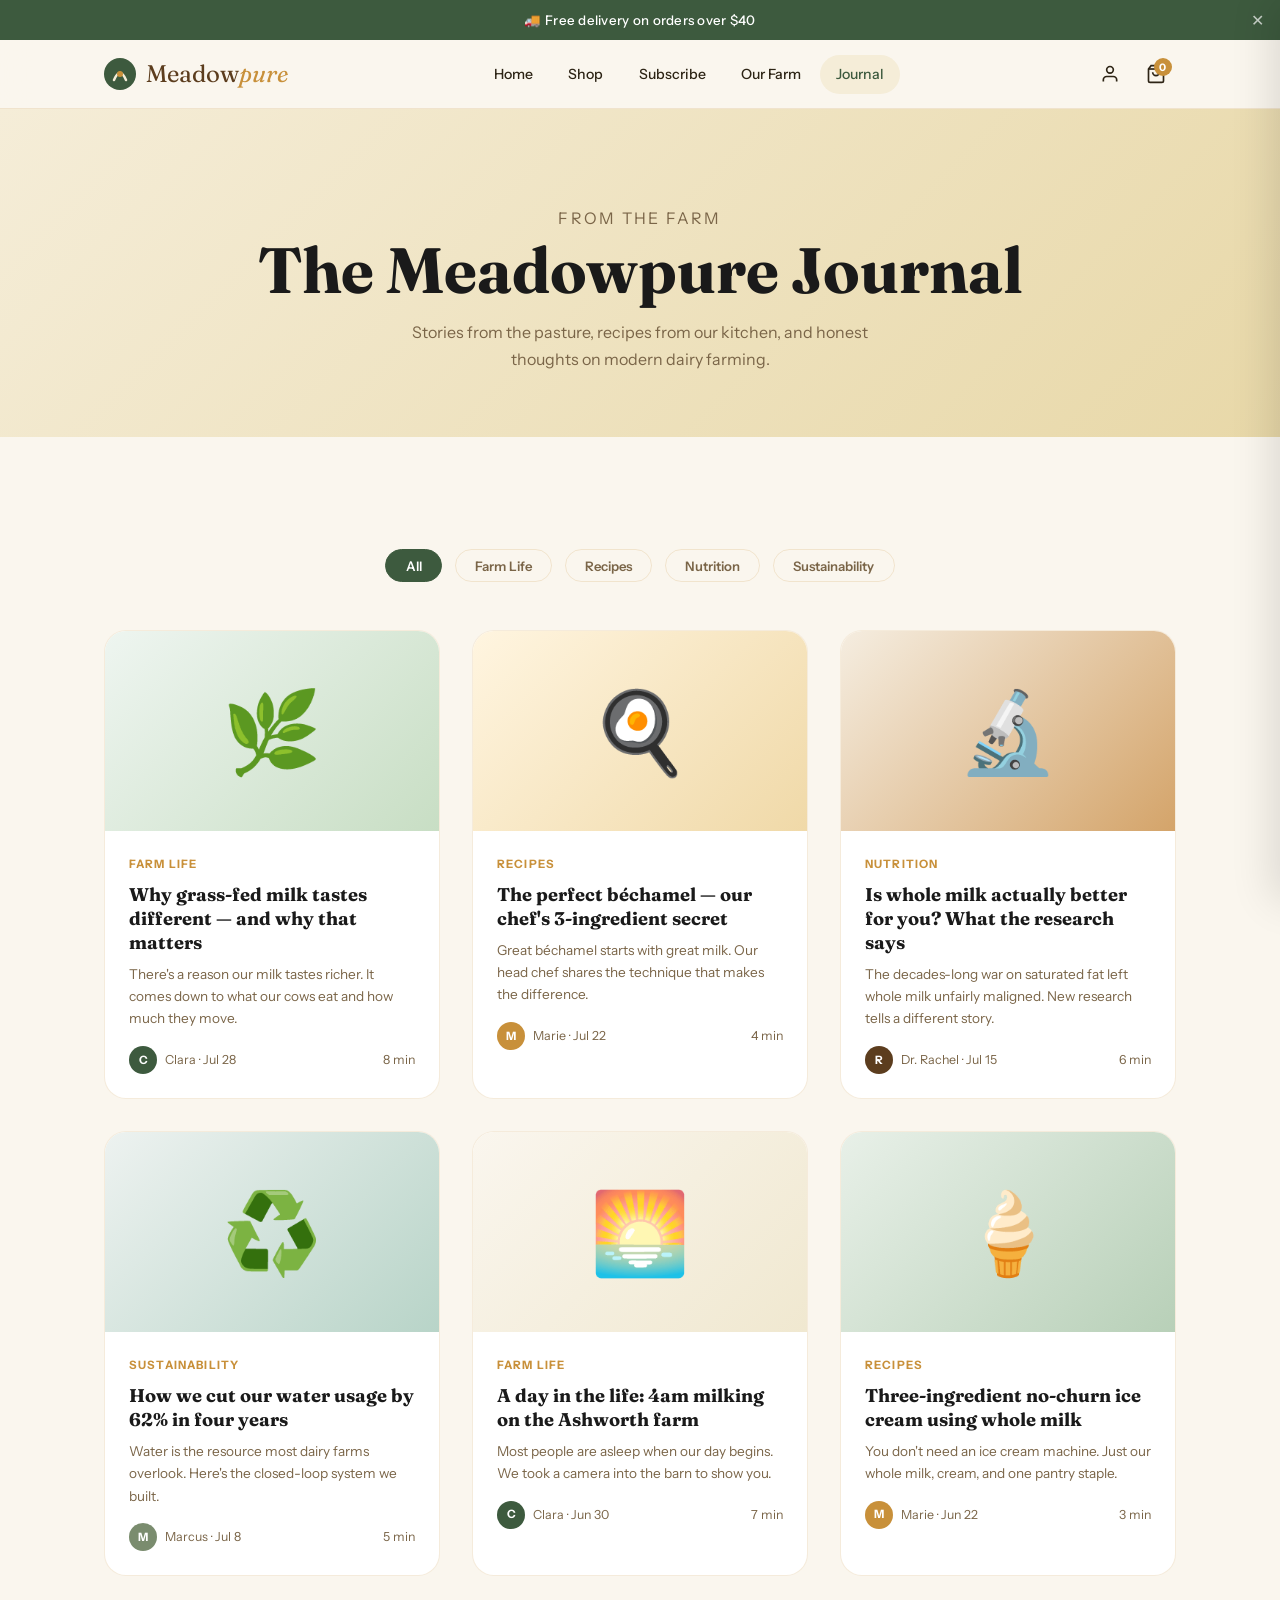
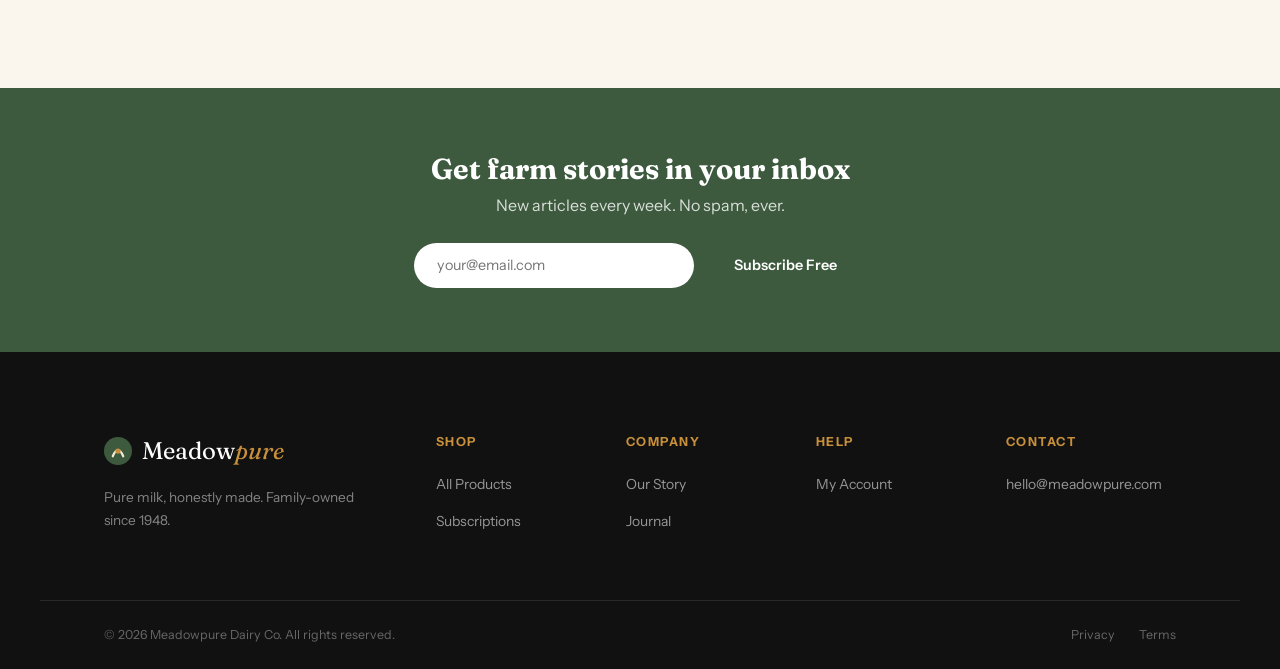
<file: blog.html>
<!DOCTYPE html>
<html lang="en">
<head>
  <meta charset="UTF-8"/>
  <meta name="viewport" content="width=device-width, initial-scale=1.0"/>
  <title>Journal — Meadowpure Dairy</title>
  <link href="https://fonts.googleapis.com/css2?family=Fraunces:ital,opsz,wght@0,9..144,300;0,9..144,600;0,9..144,700;1,9..144,400&family=Instrument+Sans:wght@400;500;600&display=swap" rel="stylesheet"/>
  <link rel="stylesheet" href="css/style.css"/>
  <style>
    .blog-hero{background:linear-gradient(135deg,#F5EDD8,#E8D8A8);padding:6rem 0 4rem;text-align:center}
    .blog-hero h1{font-size:clamp(2.5rem,5vw,4rem);color:var(--dark);margin-bottom:0.8rem}
    .blog-hero p{color:var(--muted);max-width:500px;margin:0 auto;font-size:1rem;line-height:1.7}
    .blog-cats{display:flex;gap:0.8rem;flex-wrap:wrap;margin-bottom:3rem;justify-content:center}
    .blog-cat{padding:0.45rem 1.2rem;border-radius:50px;border:1.5px solid var(--border);background:transparent;font-size:0.82rem;font-weight:600;cursor:pointer;transition:var(--trans);color:var(--muted);font-family:inherit}
    .blog-cat.active,.blog-cat:hover{background:var(--green);color:#fff;border-color:var(--green)}
    .blog-grid{display:grid;grid-template-columns:repeat(3,1fr);gap:2rem}
    .blog-card{background:#fff;border-radius:var(--radius-lg);overflow:hidden;border:1px solid var(--border);transition:var(--trans)}
    .blog-card:hover{transform:translateY(-6px);box-shadow:var(--shadow-lg)}
    .blog-img{height:200px;display:flex;align-items:center;justify-content:center;font-size:5rem}
    .blog-body{padding:1.5rem}
    .blog-tag{font-size:0.72rem;font-weight:700;text-transform:uppercase;letter-spacing:0.1em;color:var(--gold);margin-bottom:0.6rem;display:block}
    .blog-body h3{font-family:'Fraunces',serif;font-size:1.15rem;margin-bottom:0.5rem;color:var(--dark);line-height:1.3}
    .blog-body p{font-size:0.85rem;color:var(--muted);line-height:1.65;margin-bottom:1rem}
    .blog-meta{display:flex;align-items:center;justify-content:space-between;font-size:0.78rem;color:var(--muted)}
    .blog-author{display:flex;align-items:center;gap:0.5rem}
    .blog-av{width:28px;height:28px;border-radius:50%;background:var(--green);color:#fff;display:flex;align-items:center;justify-content:center;font-size:0.72rem;font-weight:700}
    .nl-strip{background:var(--green);color:#fff;padding:4rem 0;text-align:center}
    .nl-strip h3{font-size:1.8rem;margin-bottom:0.5rem}
    .nl-strip p{opacity:0.8;margin-bottom:1.5rem}
    .nl-row{display:flex;gap:0.7rem;justify-content:center;flex-wrap:wrap}
    .nl-row input{padding:0.85rem 1.4rem;border-radius:50px;border:none;font-size:0.9rem;width:280px;outline:none}
    @media(max-width:768px){.blog-grid{grid-template-columns:1fr}}
  </style>
</head>
<body>
<div class="ann-bar">🚚 Free delivery on orders over $40<button onclick="this.parentElement.style.display='none'">✕</button></div>
<header class="header" id="header">
  <div class="header-inner">
    <a href="index.html" class="logo"><svg width="32" height="32" viewBox="0 0 32 32" fill="none"><circle cx="16" cy="16" r="16" fill="#3D5A3E"/><path d="M10 22 Q16 8 22 22" stroke="#F5EDD8" stroke-width="2.5" fill="none" stroke-linecap="round"/><circle cx="16" cy="16" r="3" fill="#C8903A"/></svg><span class="logo-text">Meadow<em>pure</em></span></a>
    <nav class="main-nav"><a href="index.html">Home</a><a href="shop.html">Shop</a><a href="subscriptions.html">Subscribe</a><a href="about.html">Our Farm</a><a href="blog.html" class="active">Journal</a></nav>
    <div class="header-actions">
      <a href="account.html" class="icon-btn"><svg width="20" height="20" viewBox="0 0 24 24" fill="none" stroke="currentColor" stroke-width="2"><path d="M20 21v-2a4 4 0 0 0-4-4H8a4 4 0 0 0-4 4v2"/><circle cx="12" cy="7" r="4"/></svg></a>
      <button class="icon-btn" id="cartToggle"><svg width="20" height="20" viewBox="0 0 24 24" fill="none" stroke="currentColor" stroke-width="2"><path d="M6 2 3 6v14a2 2 0 0 0 2 2h14a2 2 0 0 0 2-2V6l-3-4z"/><line x1="3" y1="6" x2="21" y2="6"/><path d="M16 10a4 4 0 0 1-8 0"/></svg><span class="cart-badge" id="cartBadge">0</span></button>
    </div>
  </div>
</header>
<div class="cart-overlay" id="cartOverlay"></div>
<aside class="cart-drawer" id="cartDrawer">
  <div class="cart-drawer-header"><h3>Your Cart <span id="cartItemCount">(0 items)</span></h3><button class="close-cart" id="closeCart">✕</button></div>
  <div class="cart-items" id="cartItems"><div class="cart-empty"><span>🛒</span><p>Your cart is empty</p></div></div>
  <div class="cart-footer" id="cartFooter" style="display:none"><div class="cart-subtotal"><span>Subtotal</span><strong id="cartSubtotal">$0.00</strong></div><a href="checkout.html" class="btn-full btn-dark" style="display:block;padding:1rem;text-align:center;border-radius:12px">Checkout</a></div>
</aside>

<div class="blog-hero">
  <div class="container">
    <p class="eyebrow">From the farm</p>
    <h1>The Meadowpure Journal</h1>
    <p>Stories from the pasture, recipes from our kitchen, and honest thoughts on modern dairy farming.</p>
  </div>
</div>

<section class="section">
  <div class="container">
    <div class="blog-cats">
      <button class="blog-cat active">All</button>
      <button class="blog-cat">Farm Life</button>
      <button class="blog-cat">Recipes</button>
      <button class="blog-cat">Nutrition</button>
      <button class="blog-cat">Sustainability</button>
    </div>
    <div class="blog-grid">
      <div class="blog-card"><div class="blog-img" style="background:linear-gradient(135deg,#EEF5F0,#C8DEC4)">🌿</div><div class="blog-body"><span class="blog-tag">Farm Life</span><h3>Why grass-fed milk tastes different — and why that matters</h3><p>There's a reason our milk tastes richer. It comes down to what our cows eat and how much they move.</p><div class="blog-meta"><div class="blog-author"><div class="blog-av">C</div><span>Clara · Jul 28</span></div><span>8 min</span></div></div></div>
      <div class="blog-card"><div class="blog-img" style="background:linear-gradient(135deg,#FFF5E0,#F0D9A8)">🍳</div><div class="blog-body"><span class="blog-tag">Recipes</span><h3>The perfect béchamel — our chef's 3-ingredient secret</h3><p>Great béchamel starts with great milk. Our head chef shares the technique that makes the difference.</p><div class="blog-meta"><div class="blog-author"><div class="blog-av" style="background:var(--gold)">M</div><span>Marie · Jul 22</span></div><span>4 min</span></div></div></div>
      <div class="blog-card"><div class="blog-img" style="background:linear-gradient(135deg,#F5EDE0,#D4A46A)">🔬</div><div class="blog-body"><span class="blog-tag">Nutrition</span><h3>Is whole milk actually better for you? What the research says</h3><p>The decades-long war on saturated fat left whole milk unfairly maligned. New research tells a different story.</p><div class="blog-meta"><div class="blog-author"><div class="blog-av" style="background:#5C3D1E">R</div><span>Dr. Rachel · Jul 15</span></div><span>6 min</span></div></div></div>
      <div class="blog-card"><div class="blog-img" style="background:linear-gradient(135deg,#EDF2F0,#B8D4C8)">♻️</div><div class="blog-body"><span class="blog-tag">Sustainability</span><h3>How we cut our water usage by 62% in four years</h3><p>Water is the resource most dairy farms overlook. Here's the closed-loop system we built.</p><div class="blog-meta"><div class="blog-author"><div class="blog-av" style="background:#7A8C6E">M</div><span>Marcus · Jul 8</span></div><span>5 min</span></div></div></div>
      <div class="blog-card"><div class="blog-img" style="background:linear-gradient(135deg,#FAF6EE,#F0E8D0)">🌅</div><div class="blog-body"><span class="blog-tag">Farm Life</span><h3>A day in the life: 4am milking on the Ashworth farm</h3><p>Most people are asleep when our day begins. We took a camera into the barn to show you.</p><div class="blog-meta"><div class="blog-author"><div class="blog-av">C</div><span>Clara · Jun 30</span></div><span>7 min</span></div></div></div>
      <div class="blog-card"><div class="blog-img" style="background:linear-gradient(135deg,#E8F0E8,#B8D0B8)">🍦</div><div class="blog-body"><span class="blog-tag">Recipes</span><h3>Three-ingredient no-churn ice cream using whole milk</h3><p>You don't need an ice cream machine. Just our whole milk, cream, and one pantry staple.</p><div class="blog-meta"><div class="blog-author"><div class="blog-av" style="background:var(--gold)">M</div><span>Marie · Jun 22</span></div><span>3 min</span></div></div></div>
    </div>
  </div>
</section>

<section class="nl-strip">
  <div class="container">
    <h3>Get farm stories in your inbox</h3>
    <p>New articles every week. No spam, ever.</p>
    <div class="nl-row">
      <input type="email" placeholder="your@email.com"/>
      <button class="btn-primary" onclick="showToast('🎉 Subscribed! Welcome to the journal.','success')">Subscribe Free</button>
    </div>
  </div>
</section>

<footer class="footer">
  <div class="container footer-grid">
    <div class="footer-brand"><a href="index.html" class="logo" style="margin-bottom:1rem;display:flex"><svg width="28" height="28" viewBox="0 0 32 32" fill="none"><circle cx="16" cy="16" r="16" fill="#3D5A3E"/><path d="M10 22 Q16 8 22 22" stroke="#F5EDD8" stroke-width="2.5" fill="none" stroke-linecap="round"/><circle cx="16" cy="16" r="3" fill="#C8903A"/></svg><span class="logo-text" style="color:#fff">Meadow<em>pure</em></span></a><p>Pure milk, honestly made. Family-owned since 1948.</p></div>
    <div class="footer-col"><h5>Shop</h5><ul><li><a href="shop.html">All Products</a></li><li><a href="subscriptions.html">Subscriptions</a></li></ul></div>
    <div class="footer-col"><h5>Company</h5><ul><li><a href="about.html">Our Story</a></li><li><a href="blog.html">Journal</a></li></ul></div>
    <div class="footer-col"><h5>Help</h5><ul><li><a href="account.html">My Account</a></li></ul></div>
    <div class="footer-col"><h5>Contact</h5><ul><li><a href="mailto:hello@meadowpure.com">hello@meadowpure.com</a></li></ul></div>
  </div>
  <div class="footer-bottom"><p>© 2026 Meadowpure Dairy Co. All rights reserved.</p><div class="footer-legal"><a href="#">Privacy</a><a href="#">Terms</a></div></div>
</footer>
<div class="toast" id="toast"></div>
<script src="js/app.js"></script>
<script>
document.querySelectorAll('.blog-cat').forEach(btn => {
  btn.addEventListener('click', function() {
    document.querySelectorAll('.blog-cat').forEach(b => b.classList.remove('active'));
    this.classList.add('active');
  });
});
</script>
</body>
</html>
</file>
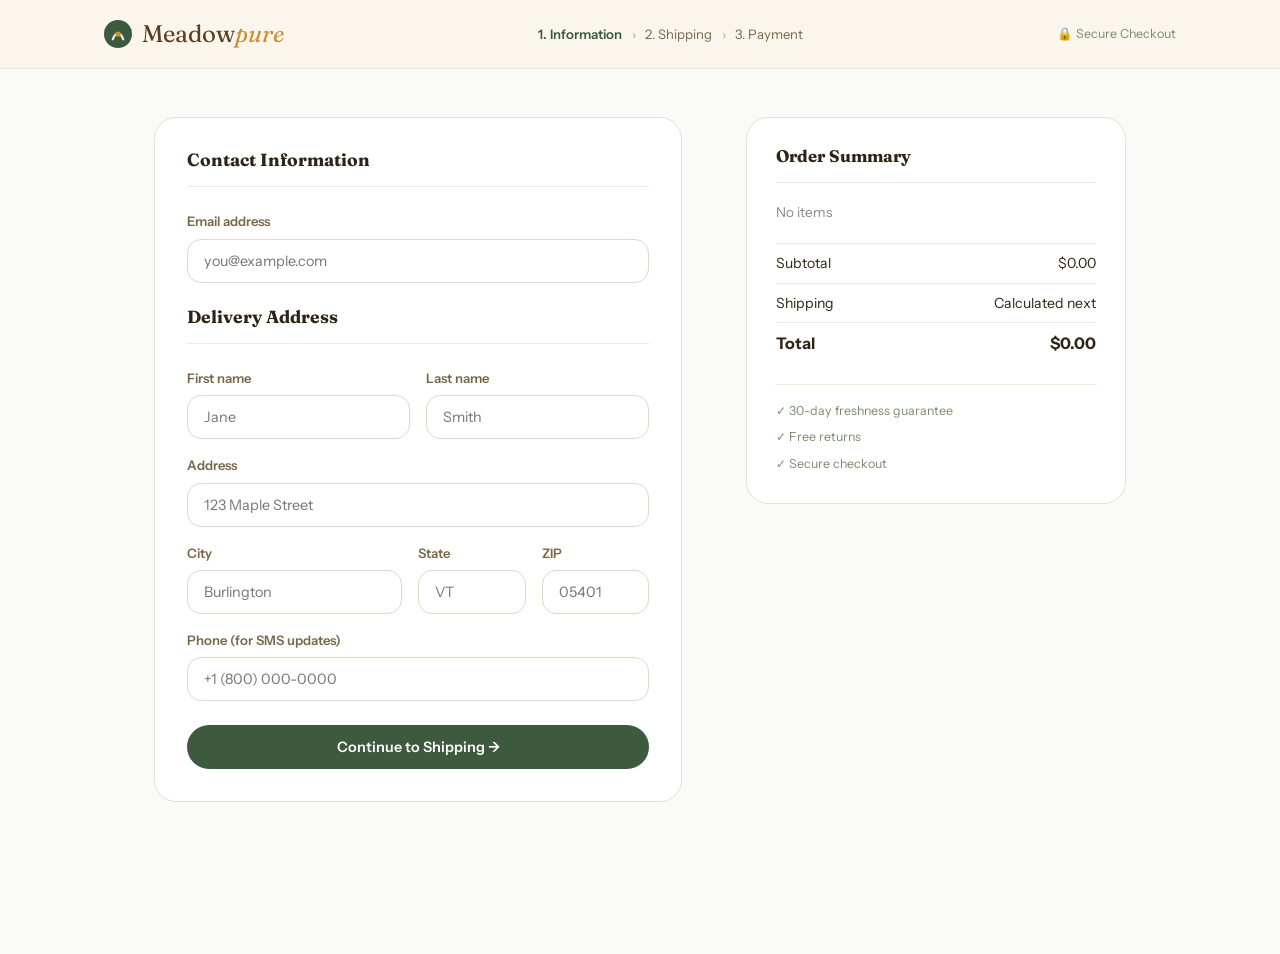
<file: checkout.html>
<!DOCTYPE html>
<html lang="en">
<head>
  <meta charset="UTF-8"/>
  <meta name="viewport" content="width=device-width, initial-scale=1.0"/>
  <title>Checkout — Meadowpure Dairy</title>
  <link href="https://fonts.googleapis.com/css2?family=Fraunces:ital,opsz,wght@0,9..144,300;0,9..144,600;0,9..144,700;1,9..144,400&family=Instrument+Sans:wght@400;500;600&display=swap" rel="stylesheet"/>
  <link rel="stylesheet" href="css/style.css"/>
</head>
<body class="checkout-page">

<header class="header checkout-header" id="header">
  <div class="header-inner">
    <a href="index.html" class="logo"><svg width="28" height="28" viewBox="0 0 32 32" fill="none"><circle cx="16" cy="16" r="16" fill="#3D5A3E"/><path d="M10 22 Q16 8 22 22" stroke="#F5EDD8" stroke-width="2.5" fill="none" stroke-linecap="round"/><circle cx="16" cy="16" r="3" fill="#C8903A"/></svg><span class="logo-text">Meadow<em>pure</em></span></a>
    <div class="checkout-steps">
      <span class="step active" id="s1">1. Information</span>
      <span class="step-divider">›</span>
      <span class="step" id="s2">2. Shipping</span>
      <span class="step-divider">›</span>
      <span class="step" id="s3">3. Payment</span>
    </div>
    <div class="header-secure">🔒 Secure Checkout</div>
  </div>
</header>

<main class="checkout-main">
  <div class="checkout-container">
    <div class="checkout-form-col">

      <!-- STEP 1 -->
      <div class="checkout-step-block" id="step1">
        <h2 class="checkout-step-title">Contact Information</h2>
        <div class="form-group"><label>Email address</label><input type="email" class="form-input" id="ckEmail" placeholder="you@example.com"/></div>
        <h2 class="checkout-step-title" style="margin-top:1.5rem">Delivery Address</h2>
        <div class="two-col">
          <div class="form-group"><label>First name</label><input type="text" class="form-input" id="ckFirst" placeholder="Jane"/></div>
          <div class="form-group"><label>Last name</label><input type="text" class="form-input" id="ckLast" placeholder="Smith"/></div>
        </div>
        <div class="form-group"><label>Address</label><input type="text" class="form-input" id="ckAddress" placeholder="123 Maple Street"/></div>
        <div class="three-col">
          <div class="form-group"><label>City</label><input type="text" class="form-input" id="ckCity" placeholder="Burlington"/></div>
          <div class="form-group"><label>State</label><input type="text" class="form-input" id="ckState" placeholder="VT"/></div>
          <div class="form-group"><label>ZIP</label><input type="text" class="form-input" id="ckZip" placeholder="05401"/></div>
        </div>
        <div class="form-group"><label>Phone (for SMS updates)</label><input type="tel" class="form-input" id="ckPhone" placeholder="+1 (800) 000-0000"/></div>
        <button class="btn-primary" style="margin-top:0.5rem;width:100%" onclick="goStep(2)">Continue to Shipping →</button>
      </div>

      <!-- STEP 2 -->
      <div class="checkout-step-block hidden" id="step2">
        <h2 class="checkout-step-title">Shipping Method</h2>
        <div class="shipping-options">
          <label class="shipping-option"><input type="radio" name="ship" value="standard" checked/><div class="so-details"><div><strong>Standard Delivery</strong><span>2–3 business days</span></div><span class="so-price">Free</span></div></label>
          <label class="shipping-option"><input type="radio" name="ship" value="express"/><div class="so-details"><div><strong>Express Delivery</strong><span>Next business day</span></div><span class="so-price">$6.99</span></div></label>
          <label class="shipping-option"><input type="radio" name="ship" value="sameday"/><div class="so-details"><div><strong>Same-Day Delivery</strong><span>Order by 12pm</span></div><span class="so-price">$12.99</span></div></label>
        </div>
        <div class="checkout-nav">
          <button class="btn-outline" onclick="goStep(1)">← Back</button>
          <button class="btn-primary" onclick="goStep(3)">Continue to Payment →</button>
        </div>
      </div>

      <!-- STEP 3 -->
      <div class="checkout-step-block hidden" id="step3">
        <h2 class="checkout-step-title">Payment</h2>
        <p class="secure-note">🔒 All transactions are secure and encrypted.</p>
        <div class="payment-tabs">
          <button class="pay-tab active" onclick="switchPay(this,'card')">💳 Card</button>
          <button class="pay-tab" onclick="switchPay(this,'mpesa')">📱 M-Pesa</button>
          <button class="pay-tab" onclick="switchPay(this,'paypal')">🅿️ PayPal</button>
        </div>
        <div id="pay-card">
          <div class="form-group"><label>Card number</label><input type="text" class="form-input" placeholder="1234 5678 9012 3456" maxlength="19" oninput="this.value=this.value.replace(/\D/g,'').replace(/(.{4})/g,'$1 ').trim()"/></div>
          <div class="two-col">
            <div class="form-group"><label>Expiry</label><input type="text" class="form-input" placeholder="MM / YY" maxlength="7"/></div>
            <div class="form-group"><label>CVV</label><input type="text" class="form-input" placeholder="123" maxlength="4"/></div>
          </div>
          <div class="form-group"><label>Name on card</label><input type="text" class="form-input" placeholder="Jane Smith"/></div>
        </div>
        <div id="pay-mpesa" style="display:none">
          <div class="form-group"><label>M-Pesa Phone Number</label><input type="tel" class="form-input" id="mpesaPhone" placeholder="0712345678"/></div>
          <p style="font-size:0.82rem;color:#888;margin-top:0.5rem">You will receive an STK Push prompt on your phone.</p>
        </div>
        <div id="pay-paypal" style="display:none">
          <div style="background:var(--milk);border-radius:var(--radius);padding:2rem;text-align:center;font-size:0.9rem;color:#888">You'll be redirected to PayPal to complete your purchase.</div>
        </div>
        <div class="form-group" style="margin-top:1.2rem">
          <label>Discount code</label>
          <div class="coupon-row"><input type="text" class="form-input" id="couponInput" placeholder="WELCOME10"/><button class="btn-sm btn-dark" onclick="applyCoupon()">Apply</button></div>
          <p class="coupon-msg" id="couponMsg"></p>
        </div>
        <div class="checkout-nav" style="margin-top:1rem">
          <button class="btn-outline" onclick="goStep(2)">← Back</button>
          <button class="btn-primary" onclick="placeOrder()">🔒 Place Order</button>
        </div>
      </div>
    </div>

    <!-- ORDER SUMMARY -->
    <div class="checkout-summary-col">
      <div class="order-summary-card">
        <h3>Order Summary</h3>
        <div class="summary-items" id="summaryItems"></div>
        <div class="summary-line"><span>Subtotal</span><span id="sumSub">$0.00</span></div>
        <div class="summary-line"><span>Shipping</span><span id="sumShip">Calculated next</span></div>
        <div class="summary-line hidden" id="discountLine" style="color:#3D5A3E"><span>Discount</span><span id="sumDiscount">-$0.00</span></div>
        <div class="summary-line summary-total"><span>Total</span><strong id="sumTotal">$0.00</strong></div>
        <div class="summary-guarantee"><div>✓ 30-day freshness guarantee</div><div>✓ Free returns</div><div>✓ Secure checkout</div></div>
      </div>
    </div>
  </div>
</main>

<!-- SUCCESS MODAL -->
<div class="modal-overlay hidden" id="successModal">
  <div class="modal">
    <div class="success-icon">✓</div>
    <h2>Order Confirmed!</h2>
    <p>Thank you! A confirmation has been sent to <strong id="confirmEmail">—</strong></p>
    <p class="order-num">Order #<span id="orderNum"></span></p>
    <a href="index.html" class="btn-primary" style="margin-top:1.5rem;display:inline-flex">Back to Home</a>
  </div>
</div>

<div class="toast" id="toast"></div>
<script src="js/app.js"></script>
<script>
let discount = 0;

function goStep(n) {
  if (n === 2) {
    if (!document.getElementById('ckEmail').value || !document.getElementById('ckFirst').value || !document.getElementById('ckAddress').value) {
      showToast('Please fill all required fields', 'error'); return;
    }
    document.getElementById('sumShip').textContent = 'Free';
  }
  [1,2,3].forEach(i => {
    document.getElementById('step'+i).classList.add('hidden');
    document.getElementById('s'+i).classList.remove('active');
  });
  document.getElementById('step'+n).classList.remove('hidden');
  document.getElementById('s'+n).classList.add('active');
  window.scrollTo({ top: 0, behavior: 'smooth' });
}

function switchPay(btn, type) {
  document.querySelectorAll('.pay-tab').forEach(b => b.classList.remove('active'));
  btn.classList.add('active');
  ['card','mpesa','paypal'].forEach(t => document.getElementById('pay-'+t).style.display = t === type ? '' : 'none');
}

async function applyCoupon() {
  const code = document.getElementById('couponInput').value.trim();
  if (!code) return;
  const data = await apiFetch(`/api/orders/validate-coupon/${code}`);
  const msg = document.getElementById('couponMsg');
  if (data.success) {
    const sub = parseFloat(document.getElementById('sumSub').textContent.replace('$',''));
    discount = data.coupon.discount_type === 'percentage' ? sub * data.coupon.discount_value / 100 : data.coupon.discount_value;
    document.getElementById('discountLine').classList.remove('hidden');
    document.getElementById('sumDiscount').textContent = `-$${discount.toFixed(2)}`;
    document.getElementById('sumTotal').textContent = `$${(sub - discount + (sub >= 40 ? 0 : 5.99)).toFixed(2)}`;
    msg.textContent = `✓ ${data.coupon.discount_value}% discount applied!`; msg.style.color = '#3D5A3E';
  } else { msg.textContent = '✗ Invalid code'; msg.style.color = '#c0392b'; }
}

async function placeOrder() {
  const items = cart.map(c => ({ product_id: c.id, quantity: c.qty }));
  if (!items.length) { showToast('Your cart is empty', 'error'); return; }
  const ship = document.querySelector('input[name="ship"]:checked')?.value;
  const body = {
    items,
    ship_name: `${document.getElementById('ckFirst').value} ${document.getElementById('ckLast').value}`,
    ship_address: document.getElementById('ckAddress').value,
    ship_city: document.getElementById('ckCity').value,
    ship_state: document.getElementById('ckState').value,
    ship_zip: document.getElementById('ckZip').value,
    guest_email: document.getElementById('ckEmail').value,
    phone: document.getElementById('ckPhone').value,
    shipping_method: ship,
    payment_method: document.querySelector('.pay-tab.active')?.textContent.includes('M-Pesa') ? 'mpesa' : 'card',
    coupon_code: document.getElementById('couponInput').value || undefined,
  };

  showToast('Placing order...', '');
  const data = await apiFetch('/api/orders', 'POST', body);
  if (data.success) {
    // M-Pesa STK push
    if (body.payment_method === 'mpesa' && body.phone) {
      const total = parseFloat(document.getElementById('sumTotal').textContent.replace('$',''));
      await apiFetch('/api/mpesa/stkpush', 'POST', { phone: body.phone, amount: total, order_id: data.order.id });
      showToast('M-Pesa prompt sent to your phone! Enter your PIN.', 'success');
    }
    localStorage.removeItem('mp_cart');
    document.getElementById('confirmEmail').textContent = body.guest_email;
    document.getElementById('orderNum').textContent = data.order.order_number;
    document.getElementById('successModal').classList.remove('hidden');
  } else showToast('❌ ' + (data.message || 'Order failed'), 'error');
}

// Build summary
document.addEventListener('DOMContentLoaded', () => {
  const el = document.getElementById('summaryItems');
  if (!cart.length) { el.innerHTML = '<p style="color:#888;font-size:0.85rem">No items</p>'; return; }
  el.innerHTML = cart.map(item => `
    <div class="sum-item">
      <div class="sum-item-emoji">${item.emoji||'🥛'}<span class="sum-item-qty">${item.qty}</span></div>
      <div class="sum-item-info"><strong>${item.name}</strong><span style="font-size:0.78rem;color:#888;display:block">${item.size||''}</span></div>
      <span class="sum-item-price">$${(parseFloat(item.price)*item.qty).toFixed(2)}</span>
    </div>`).join('');
  const sub = getCartTotal();
  document.getElementById('sumSub').textContent = `$${sub.toFixed(2)}`;
  document.getElementById('sumTotal').textContent = `$${sub.toFixed(2)}`;
});
</script>
</body>
</html>
</file>
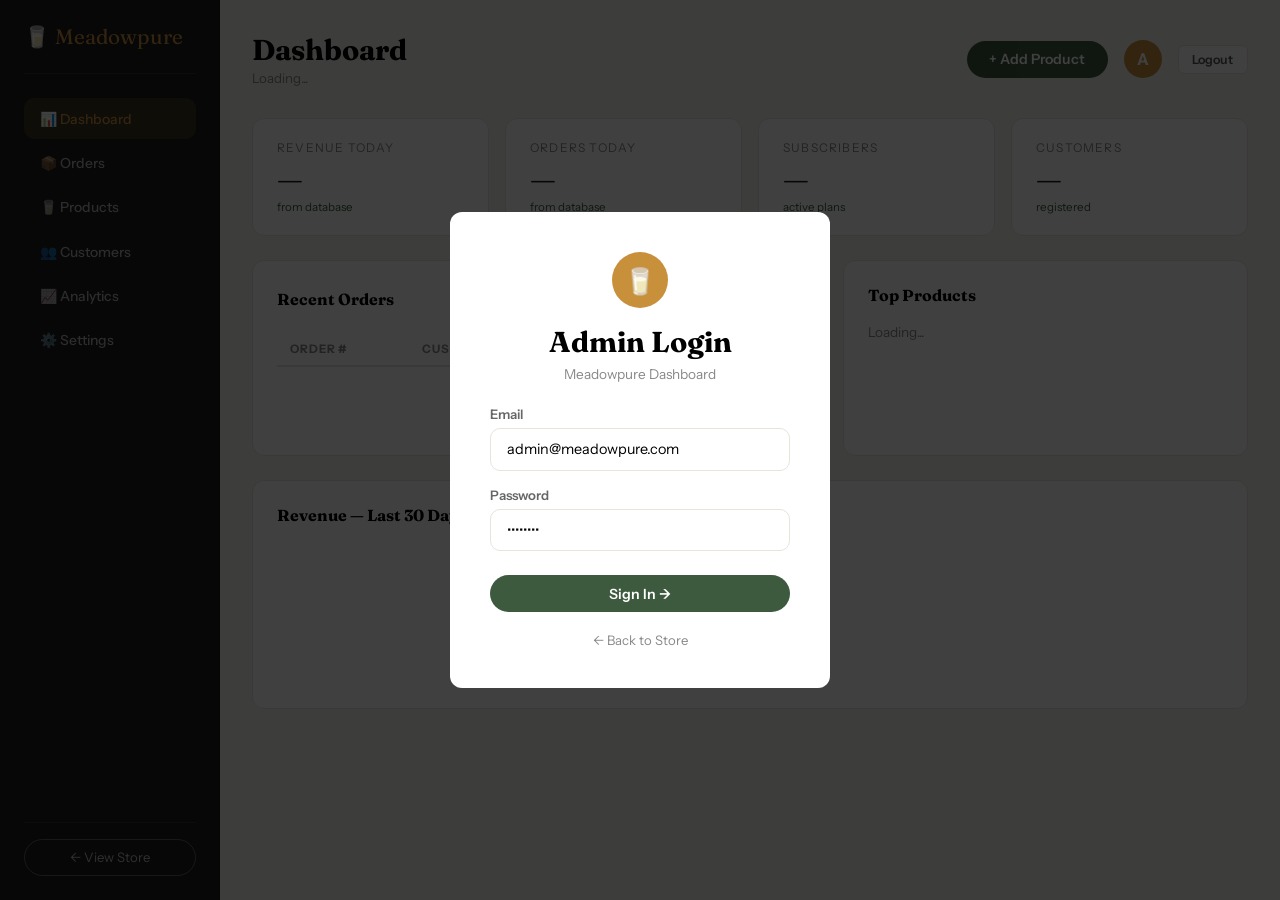
<file: dashboard.html>
<!DOCTYPE html>
<html lang="en">
<head>
  <meta charset="UTF-8"/>
  <meta name="viewport" content="width=device-width, initial-scale=1.0"/>
  <title>Meadowpure — Dashboard</title>
  <link href="https://fonts.googleapis.com/css2?family=Fraunces:ital,opsz,wght@0,9..144,600;1,9..144,400&family=Instrument+Sans:wght@400;500;600&display=swap" rel="stylesheet"/>
  <style>
    *,*::before,*::after{box-sizing:border-box;margin:0;padding:0}
    :root{--green:#3D5A3E;--gold:#C8903A;--dark:#1A1A1A;--red:#c0392b;--border:#E8E4DC;--radius:12px}
    body{font-family:'Instrument Sans',sans-serif;background:#F4F3F0;display:grid;grid-template-columns:220px 1fr;min-height:100vh}
    a{text-decoration:none;color:inherit}
    button{font-family:inherit;cursor:pointer}

    /* SIDEBAR */
    .sidebar{background:var(--dark);color:#fff;padding:1.5rem;display:flex;flex-direction:column;position:sticky;top:0;height:100vh;overflow-y:auto}
    .s-logo{display:flex;align-items:center;gap:0.7rem;font-family:'Fraunces',serif;font-size:1.3rem;padding-bottom:1.5rem;border-bottom:1px solid rgba(255,255,255,0.1);margin-bottom:1.5rem;color:var(--gold)}
    .nav-btn{width:100%;text-align:left;padding:0.75rem 1rem;border-radius:10px;border:none;background:transparent;font-size:0.87rem;font-weight:500;cursor:pointer;color:rgba(255,255,255,0.65);font-family:inherit;margin-bottom:0.2rem;transition:all 0.2s}
    .nav-btn:hover,.nav-btn.active{background:rgba(200,144,58,0.2);color:var(--gold)}
    .s-footer{margin-top:auto;padding-top:1rem;border-top:1px solid rgba(255,255,255,0.1)}
    .s-footer a{display:block;text-align:center;padding:0.6rem;border:1px solid rgba(255,255,255,0.3);border-radius:50px;font-size:0.82rem;color:rgba(255,255,255,0.7);transition:all 0.2s}
    .s-footer a:hover{background:rgba(255,255,255,0.1);color:#fff}

    /* MAIN */
    .main{padding:2rem;overflow-y:auto}
    .topbar{display:flex;justify-content:space-between;align-items:center;margin-bottom:2rem;flex-wrap:wrap;gap:1rem}
    .topbar h1{font-family:'Fraunces',serif;font-size:1.8rem}
    .topbar p{font-size:0.83rem;color:#888;margin-top:0.2rem}
    .topbar-right{display:flex;align-items:center;gap:1rem}
    .avatar{width:38px;height:38px;background:var(--gold);color:#fff;border-radius:50%;display:flex;align-items:center;justify-content:center;font-weight:700;font-size:1rem}

    /* TABS */
    .tab{display:none}
    .tab.active{display:block}

    /* CARDS */
    .card{background:#fff;border-radius:var(--radius);padding:1.5rem;border:1px solid var(--border);margin-bottom:1.5rem}
    .card-header{display:flex;align-items:center;justify-content:space-between;margin-bottom:1.2rem;flex-wrap:wrap;gap:0.8rem}
    .card-header h3{font-size:1rem;font-family:'Fraunces',serif}

    /* KPI */
    .kpi-grid{display:grid;grid-template-columns:repeat(4,1fr);gap:1rem;margin-bottom:1.5rem}
    .kpi{background:#fff;border-radius:var(--radius);padding:1.3rem 1.5rem;border:1px solid var(--border)}
    .kpi-label{font-size:0.75rem;text-transform:uppercase;letter-spacing:0.1em;color:#888;margin-bottom:0.5rem}
    .kpi-val{font-family:'Fraunces',serif;font-size:2rem;color:var(--dark);line-height:1}
    .kpi-sub{font-size:0.72rem;color:var(--green);margin-top:0.3rem}

    /* TWO-COL GRID */
    .grid2{display:grid;grid-template-columns:1.4fr 1fr;gap:1.5rem}

    /* TABLE */
    .tbl{width:100%;border-collapse:collapse;font-size:0.84rem}
    .tbl th{text-align:left;padding:0.55rem 0.8rem;border-bottom:2px solid var(--border);font-size:0.73rem;text-transform:uppercase;letter-spacing:0.08em;color:#888}
    .tbl td{padding:0.8rem 0.8rem;border-bottom:1px solid #F5F2EC;vertical-align:middle}
    .tbl tr:last-child td{border-bottom:none}
    .tbl tr:hover td{background:#FDFAF5}

    /* BADGES */
    .badge{display:inline-block;padding:0.2rem 0.65rem;border-radius:50px;font-size:0.72rem;font-weight:700;text-transform:uppercase}
    .b-green{background:rgba(61,90,62,0.12);color:var(--green)}
    .b-gold{background:rgba(200,144,58,0.15);color:#A0702A}
    .b-blue{background:rgba(100,130,200,0.15);color:#4060A0}
    .b-red{background:rgba(192,57,43,0.1);color:var(--red)}
    .b-grey{background:#F0ECE4;color:#666}

    /* BUTTONS */
    .btn{padding:0.38rem 0.85rem;border-radius:6px;border:1px solid var(--border);background:#fff;font-size:0.78rem;font-weight:600;cursor:pointer;font-family:inherit;transition:all 0.15s;color:#555}
    .btn:hover{background:var(--dark);color:#fff;border-color:var(--dark)}
    .btn-red{color:var(--red)!important;border-color:var(--red)!important}
    .btn-red:hover{background:var(--red)!important;color:#fff!important}
    .btn-primary{background:var(--green);color:#fff;border:none;padding:0.6rem 1.4rem;border-radius:50px;font-size:0.88rem;font-weight:600;cursor:pointer;font-family:inherit;transition:all 0.2s}
    .btn-primary:hover{background:#2C4230}
    .btn-actions{display:flex;gap:0.4rem;flex-wrap:wrap}

    /* FORM */
    .fg{margin-bottom:1rem}
    .fg label{display:block;font-size:0.82rem;font-weight:600;color:#666;margin-bottom:0.4rem}
    .fi{width:100%;padding:0.7rem 1rem;border:1.5px solid var(--border);border-radius:10px;font-size:0.9rem;font-family:inherit;outline:none}
    .fi:focus{border-color:var(--green)}
    .grid2f{display:grid;grid-template-columns:1fr 1fr;gap:1rem}

    /* CHART */
    .chart{display:flex;align-items:flex-end;gap:3px;height:140px;padding-top:0.5rem}
    .bar-w{display:flex;flex-direction:column;align-items:center;flex:1;gap:3px}
    .bar{width:100%;background:linear-gradient(180deg,var(--gold),#E0A84A);border-radius:2px 2px 0 0;min-height:2px;cursor:pointer}
    .bar:hover{background:var(--green)}
    .bar-l{font-size:0.6rem;color:#888}

    /* CAT BARS */
    .cat-row{display:flex;align-items:center;gap:0.8rem;margin-bottom:0.9rem}
    .cat-row span:first-child{width:80px;font-size:0.82rem;flex-shrink:0;text-transform:capitalize}
    .cat-track{flex:1;height:8px;background:#F0ECE4;border-radius:4px;overflow:hidden}
    .cat-fill{height:100%;border-radius:4px}
    .cat-row span:last-child{width:40px;text-align:right;font-size:0.82rem;font-weight:600}

    /* TOAST */
    .toast{position:fixed;bottom:2rem;right:2rem;z-index:999;background:var(--dark);color:#fff;padding:1rem 1.5rem;border-radius:var(--radius);font-size:0.88rem;font-weight:600;transform:translateY(20px);opacity:0;transition:all 0.3s;pointer-events:none;max-width:300px}
    .toast.show{transform:translateY(0);opacity:1}
    .toast.success{background:var(--green)}
    .toast.error{background:var(--red)}

    /* LOGIN */
    .login-wrap{position:fixed;inset:0;background:rgba(0,0,0,0.75);z-index:500;display:flex;align-items:center;justify-content:center}
    .login-box{background:#fff;border-radius:var(--radius);padding:2.5rem;width:380px;text-align:center}
    .login-box h2{font-family:'Fraunces',serif;font-size:1.8rem;margin-bottom:0.4rem}
    .login-box p{color:#888;font-size:0.85rem;margin-bottom:1.5rem}
    .login-err{color:var(--red);font-size:0.82rem;margin-top:0.5rem;display:none;text-align:center}

    select.fi{appearance:auto}
    @media(max-width:900px){body{grid-template-columns:1fr}.sidebar{display:none}.kpi-grid{grid-template-columns:1fr 1fr}.grid2{grid-template-columns:1fr}}
  </style>
</head>
<body>

<!-- LOGIN -->
<div class="login-wrap" id="loginWrap">
  <div class="login-box">
    <div style="width:56px;height:56px;background:var(--gold);border-radius:50%;display:flex;align-items:center;justify-content:center;margin:0 auto 1rem;font-size:1.6rem">🥛</div>
    <h2>Admin Login</h2>
    <p>Meadowpure Dashboard</p>
    <div class="fg" style="text-align:left"><label>Email</label><input type="email" class="fi" id="lEmail" value="admin@meadowpure.com"/></div>
    <div class="fg" style="text-align:left"><label>Password</label><input type="password" class="fi" id="lPw" value="admin123"/></div>
    <button class="btn-primary" style="width:100%;margin-top:0.5rem" id="lBtn" onclick="doLogin()">Sign In →</button>
    <p class="login-err" id="lErr"></p>
    <a href="index.html" style="display:block;margin-top:1.2rem;font-size:0.82rem;color:#888">← Back to Store</a>
  </div>
</div>

<!-- SIDEBAR -->
<aside class="sidebar">
  <div class="s-logo">🥛 Meadowpure</div>
  <nav>
    <button class="nav-btn active" onclick="showTab('dashboard',this)">📊 Dashboard</button>
    <button class="nav-btn" onclick="showTab('orders',this)">📦 Orders</button>
    <button class="nav-btn" onclick="showTab('products',this)">🥛 Products</button>
    <button class="nav-btn" onclick="showTab('customers',this)">👥 Customers</button>
    <button class="nav-btn" onclick="showTab('analytics',this)">📈 Analytics</button>
    <button class="nav-btn" onclick="showTab('settings',this)">⚙️ Settings</button>
  </nav>
  <div class="s-footer">
    <a href="index.html">← View Store</a>
  </div>
</aside>

<!-- MAIN -->
<main class="main">
  <div class="topbar">
    <div><h1 id="pageTitle">Dashboard</h1><p id="pageSub">Loading...</p></div>
    <div class="topbar-right">
      <button class="btn-primary" onclick="showTab('products',document.querySelectorAll('.nav-btn')[2]);openAddForm()">+ Add Product</button>
      <div class="avatar" id="adminAv">A</div>
      <button class="btn" onclick="doLogout()">Logout</button>
    </div>
  </div>

  <!-- DASHBOARD -->
  <div class="tab active" id="tab-dashboard">
    <div class="kpi-grid">
      <div class="kpi"><div class="kpi-label">Revenue Today</div><div class="kpi-val" id="kR">—</div><div class="kpi-sub">from database</div></div>
      <div class="kpi"><div class="kpi-label">Orders Today</div><div class="kpi-val" id="kO">—</div><div class="kpi-sub">from database</div></div>
      <div class="kpi"><div class="kpi-label">Subscribers</div><div class="kpi-val" id="kS">—</div><div class="kpi-sub">active plans</div></div>
      <div class="kpi"><div class="kpi-label">Customers</div><div class="kpi-val" id="kC">—</div><div class="kpi-sub">registered</div></div>
    </div>
    <div class="grid2">
      <div class="card">
        <div class="card-header"><h3>Recent Orders</h3><button class="btn" onclick="showTab('orders',document.querySelectorAll('.nav-btn')[1])">View all →</button></div>
        <table class="tbl"><thead><tr><th>Order #</th><th>Customer</th><th>Total</th><th>Status</th></tr></thead><tbody id="tRecent"><tr><td colspan="4" style="text-align:center;padding:1.5rem;color:#888">Loading...</td></tr></tbody></table>
      </div>
      <div class="card">
        <div class="card-header"><h3>Top Products</h3></div>
        <div id="topProds"><p style="color:#888;font-size:0.85rem">Loading...</p></div>
      </div>
    </div>
    <div class="card">
      <div class="card-header"><h3>Revenue — Last 30 Days</h3></div>
      <div class="chart" id="revenueChart"></div>
    </div>
  </div>

  <!-- ORDERS -->
  <div class="tab" id="tab-orders">
    <div class="card">
      <div class="card-header">
        <h3>All Orders</h3>
        <div style="display:flex;gap:0.7rem;flex-wrap:wrap">
          <input type="text" class="fi" placeholder="Search..." style="width:180px" oninput="filterTable('tOrders',this.value)"/>
          <select class="fi" style="width:130px" onchange="filterTable('tOrders',this.value)">
            <option value="">All Status</option>
            <option>pending</option><option>processing</option><option>shipped</option><option>delivered</option><option>cancelled</option>
          </select>
        </div>
      </div>
      <table class="tbl"><thead><tr><th>Order #</th><th>Customer</th><th>Date</th><th>Total</th><th>Status</th><th>Actions</th></tr></thead><tbody id="tOrders"><tr><td colspan="6" style="text-align:center;padding:2rem;color:#888">Loading...</td></tr></tbody></table>
    </div>
  </div>

  <!-- PRODUCTS -->
  <div class="tab" id="tab-products">
    <div class="card">
      <div class="card-header">
        <h3>Products</h3>
        <div style="display:flex;gap:0.7rem;flex-wrap:wrap">
          <input type="text" class="fi" placeholder="Search..." style="width:180px" oninput="filterTable('tProducts',this.value)"/>
          <button class="btn-primary" onclick="openAddForm()">+ Add Product</button>
        </div>
      </div>
      <table class="tbl"><thead><tr><th>Product</th><th>Category</th><th>Price</th><th>Stock</th><th>Status</th><th>Actions</th></tr></thead><tbody id="tProducts"><tr><td colspan="6" style="text-align:center;padding:2rem;color:#888">Loading...</td></tr></tbody></table>
    </div>

    <!-- ADD/EDIT FORM -->
    <div class="card" id="productForm" style="display:none">
      <div class="card-header"><h3 id="formTitle">Add Product</h3><button class="btn" onclick="closeForm()">✕</button></div>
      <input type="hidden" id="editId"/>
      <div class="grid2f">
        <div class="fg"><label>Name *</label><input type="text" class="fi" id="fName" placeholder="Whole Milk"/></div>
        <div class="fg"><label>Category *</label><select class="fi" id="fCat"><option value="milk">Milk</option><option value="organic">Organic</option><option value="flavoured">Flavoured</option><option value="dairy">Dairy+</option></select></div>
        <div class="fg"><label>Price ($) *</label><input type="number" class="fi" id="fPrice" placeholder="4.99" step="0.01" min="0"/></div>
        <div class="fg"><label>Stock</label><input type="number" class="fi" id="fStock" placeholder="100" min="0"/></div>
        <div class="fg"><label>Emoji</label><input type="text" class="fi" id="fEmoji" placeholder="🥛"/></div>
        <div class="fg"><label>Size</label><input type="text" class="fi" id="fSize" placeholder="1L"/></div>
      </div>
      <div class="fg"><label>Description</label><textarea class="fi" id="fDesc" rows="3" style="resize:vertical"></textarea></div>
      <div style="display:flex;gap:1rem;margin-top:0.5rem">
        <button class="btn-primary" onclick="saveProduct()">💾 Save</button>
        <button class="btn" onclick="closeForm()">Cancel</button>
      </div>
    </div>
  </div>

  <!-- CUSTOMERS -->
  <div class="tab" id="tab-customers">
    <div class="card">
      <div class="card-header">
        <h3>Customers</h3>
        <input type="text" class="fi" placeholder="Search..." style="width:200px" oninput="filterTable('tCustomers',this.value)"/>
      </div>
      <table class="tbl"><thead><tr><th>Name</th><th>Email</th><th>Joined</th><th>Orders</th><th>Spent</th><th>Actions</th></tr></thead><tbody id="tCustomers"><tr><td colspan="6" style="text-align:center;padding:2rem;color:#888">Loading...</td></tr></tbody></table>
    </div>
  </div>

  <!-- ANALYTICS -->
  <div class="tab" id="tab-analytics">
    <div class="kpi-grid">
      <div class="kpi"><div class="kpi-label">Total Revenue</div><div class="kpi-val" id="aR">—</div></div>
      <div class="kpi"><div class="kpi-label">Total Orders</div><div class="kpi-val" id="aO">—</div></div>
      <div class="kpi"><div class="kpi-label">Avg Order</div><div class="kpi-val" id="aA">—</div></div>
      <div class="kpi"><div class="kpi-label">Customers</div><div class="kpi-val" id="aC">—</div></div>
    </div>
    <div class="grid2">
      <div class="card"><div class="card-header"><h3>Sales by Category</h3></div><div id="catChart"><p style="color:#888;font-size:0.85rem">Loading...</p></div></div>
      <div class="card"><div class="card-header"><h3>Top Locations</h3></div><div id="locChart"><p style="color:#888;font-size:0.85rem">Loading...</p></div></div>
    </div>
  </div>

  <!-- SETTINGS -->
  <div class="tab" id="tab-settings">
    <div class="card" style="max-width:560px">
      <div class="card-header"><h3>Store Settings</h3></div>
      <div class="fg"><label>Store Name</label><input type="text" class="fi" value="Meadowpure Dairy Co."/></div>
      <div class="fg"><label>Contact Email</label><input type="email" class="fi" value="hello@meadowpure.com"/></div>
      <div class="fg"><label>Free Shipping Over ($)</label><input type="number" class="fi" value="40"/></div>
      <div class="fg"><label>Tax Rate (%)</label><input type="number" class="fi" value="6.5" step="0.1"/></div>
      <div class="fg"><label>Currency</label><select class="fi"><option>USD ($)</option><option>KES (KSh)</option><option>EUR (€)</option></select></div>
      <h3 style="font-size:1rem;margin:1.5rem 0 1rem">Notifications</h3>
      <label style="display:flex;align-items:center;gap:0.5rem;margin-bottom:0.5rem;font-size:0.88rem"><input type="checkbox" checked> New order alerts</label>
      <label style="display:flex;align-items:center;gap:0.5rem;margin-bottom:0.5rem;font-size:0.88rem"><input type="checkbox" checked> Low stock alerts</label>
      <label style="display:flex;align-items:center;gap:0.5rem;margin-bottom:1rem;font-size:0.88rem"><input type="checkbox"> New customer registrations</label>
      <button class="btn-primary" onclick="toast('Settings saved! ✓','success')">Save Settings</button>
    </div>
  </div>
</main>

<div class="toast" id="toast"></div>

<script>
const API = 'https://meadowpure-backend-production.up.railway.app';
let TOKEN = '';
let products = [];

/* ── TOAST ── */
function toast(msg, type='') {
  const t = document.getElementById('toast');
  t.textContent = msg; t.className = `toast show ${type}`;
  clearTimeout(t._t); t._t = setTimeout(() => t.classList.remove('show'), 3000);
}

/* ── API ── */
async function api(path, method='GET', body=null) {
  const h = { 'Content-Type': 'application/json' };
  if (TOKEN) h['Authorization'] = `Bearer ${TOKEN}`;
  const opts = { method, headers: h };
  if (body) opts.body = JSON.stringify(body);
  try {
    const r = await fetch(API + path, opts);
    return await r.json();
  } catch(e) { return { success: false, message: 'Network error' }; }
}

/* ── LOGIN ── */
async function doLogin() {
  const email = document.getElementById('lEmail').value.trim();
  const pw = document.getElementById('lPw').value;
  if (!email || !pw) { showErr('Enter email and password'); return; }
  const btn = document.getElementById('lBtn');
  btn.textContent = 'Signing in...'; btn.disabled = true;
  const data = await api('/api/auth/login', 'POST', { email, password: pw });
  if (data.success && data.user.role === 'admin') {
    TOKEN = data.token;
    localStorage.setItem('mp_token', TOKEN);
    localStorage.setItem('mp_user', JSON.stringify(data.user));
    document.getElementById('loginWrap').style.display = 'none';
    document.getElementById('adminAv').textContent = (data.user.first_name||'A')[0];
    document.getElementById('pageSub').textContent = `Welcome back, ${data.user.first_name} · ${new Date().toDateString()}`;
    loadAll();
  } else {
    showErr(data.message || 'Invalid credentials or not an admin');
    btn.textContent = 'Sign In →'; btn.disabled = false;
  }
}

function showErr(msg) {
  const e = document.getElementById('lErr');
  e.textContent = msg; e.style.display = 'block';
}

function doLogout() {
  TOKEN = '';
  localStorage.removeItem('mp_token');
  localStorage.removeItem('mp_user');
  document.getElementById('loginWrap').style.display = 'flex';
}

/* ── TABS ── */
function showTab(name, btn) {
  document.querySelectorAll('.tab').forEach(t => t.classList.remove('active'));
  document.querySelectorAll('.nav-btn').forEach(b => b.classList.remove('active'));
  document.getElementById('tab-'+name)?.classList.add('active');
  if (btn) btn.classList.add('active');
  const titles = {dashboard:'Dashboard',orders:'Orders',products:'Products',customers:'Customers',analytics:'Analytics',settings:'Settings'};
  document.getElementById('pageTitle').textContent = titles[name]||name;
  if (name==='orders') loadOrders();
  if (name==='customers') loadCustomers();
  if (name==='analytics') loadAnalytics();
  if (name==='products') loadProducts();
}

/* ── FILTER ── */
function filterTable(id, q) {
  document.querySelectorAll(`#${id} tr`).forEach(r => {
    r.style.display = r.textContent.toLowerCase().includes(q.toLowerCase()) ? '' : 'none';
  });
}

/* ── LOAD ALL ── */
async function loadAll() {
  await Promise.all([loadDashboard(), loadProducts(), loadOrders(), loadCustomers()]);
}

/* ── DASHBOARD ── */
async function loadDashboard() {
  const data = await api('/api/admin/dashboard');
  if (data.success) {
    document.getElementById('kR').textContent = '$'+(data.stats.revenue_today||0).toFixed(2);
    document.getElementById('kO').textContent = data.stats.orders_today||0;
    document.getElementById('kS').textContent = data.stats.active_subscribers||0;
    document.getElementById('kC').textContent = data.stats.total_customers||0;
    // Recent orders
    const tbody = document.getElementById('tRecent');
    const orders = data.recent_orders||[];
    tbody.innerHTML = orders.length ? orders.slice(0,5).map(o=>`
      <tr>
        <td><strong>${o.order_number}</strong></td>
        <td>${o.customer||o.guest_email||'Guest'}</td>
        <td>$${parseFloat(o.total||0).toFixed(2)}</td>
        <td><span class="badge ${o.status==='delivered'?'b-green':o.status==='shipped'?'b-blue':o.status==='cancelled'?'b-red':'b-gold'}">${o.status}</span></td>
      </tr>`).join('') : '<tr><td colspan="4" style="text-align:center;padding:1.5rem;color:#888">No orders yet</td></tr>';
    // Top products
    const tp = document.getElementById('topProds');
    const tops = data.top_products||[];
    tp.innerHTML = tops.length ? tops.map((p,i)=>`
      <div style="display:flex;align-items:center;gap:0.8rem;padding:0.6rem 0;border-bottom:1px solid var(--border)">
        <span style="color:#888;width:16px;font-size:0.8rem">${i+1}</span>
        <span style="font-size:1.3rem">${p.emoji||'🥛'}</span>
        <div style="flex:1"><strong style="font-size:0.87rem;display:block">${p.name}</strong><span style="font-size:0.75rem;color:#888">${p.units_sold||0} sold</span></div>
        <strong style="color:var(--green)">$${parseFloat(p.revenue||0).toFixed(2)}</strong>
      </div>`).join('') : '<p style="color:#888;font-size:0.85rem">No sales yet</p>';
    // Chart
    renderChart(data.monthly_revenue||[]);
  }
}

function renderChart(data) {
  const el = document.getElementById('revenueChart');
  const vals = data.length ? data.map(d=>parseFloat(d.revenue)) : Array.from({length:30},(_,i)=>Math.floor(Math.random()*2000+400));
  const max = Math.max(...vals,1);
  el.innerHTML = vals.map((v,i)=>`
    <div class="bar-w">
      <div class="bar" style="height:${Math.round((v/max)*130)}px" title="$${v.toFixed?v.toFixed(2):v}"></div>
      <span class="bar-l">${i%5===0?i+1:''}</span>
    </div>`).join('');
}

/* ── PRODUCTS ── */
async function loadProducts() {
  const tbody = document.getElementById('tProducts');
  tbody.innerHTML = '<tr><td colspan="6" style="text-align:center;padding:2rem;color:#888">⏳ Loading...</td></tr>';
  const data = await api('/api/products?limit=50');
  if (!data.success) { tbody.innerHTML = '<tr><td colspan="6" style="text-align:center;padding:2rem;color:var(--red)">❌ Failed to load</td></tr>'; return; }
  products = data.products||[];
  tbody.innerHTML = products.length ? products.map(p=>`
    <tr id="pr-${p.id}">
      <td><div style="display:flex;align-items:center;gap:0.7rem"><span style="font-size:1.4rem">${p.emoji||'🥛'}</span><div><strong>${p.name}</strong><br><span style="font-size:0.75rem;color:#888">${p.size||''}</span></div></div></td>
      <td><span class="badge ${p.category==='organic'?'b-green':p.category==='flavoured'?'b-gold':'b-blue'}">${p.category}</span></td>
      <td><strong>$${parseFloat(p.price).toFixed(2)}</strong></td>
      <td><span style="color:${p.stock<50?'var(--red)':'var(--green)'};font-weight:600">${p.stock}${p.stock<50?' ⚠':''}</span></td>
      <td><span class="badge ${p.is_active?'b-green':'b-grey'}">${p.is_active?'Active':'Hidden'}</span></td>
      <td><div class="btn-actions">
        <button class="btn" onclick="editProduct(${p.id})">✏️ Edit</button>
        <button class="btn" onclick="toggleProduct(${p.id},${p.is_active})">${p.is_active?'🙈 Hide':'👁 Show'}</button>
        <button class="btn btn-red" onclick="deleteProduct(${p.id},'${p.name.replace(/'/g,"\\'")}')">🗑 Delete</button>
      </div></td>
    </tr>`).join('') : '<tr><td colspan="6" style="text-align:center;padding:2rem;color:#888">No products</td></tr>';
}

function openAddForm() {
  document.getElementById('editId').value='';
  document.getElementById('formTitle').textContent='Add New Product';
  document.getElementById('fName').value='';
  document.getElementById('fPrice').value='';
  document.getElementById('fStock').value='';
  document.getElementById('fDesc').value='';
  document.getElementById('fEmoji').value='';
  document.getElementById('fSize').value='';
  document.getElementById('productForm').style.display='block';
  document.getElementById('productForm').scrollIntoView({behavior:'smooth'});
}

function closeForm() {
  document.getElementById('productForm').style.display='none';
  document.getElementById('editId').value='';
}

function editProduct(id) {
  const p = products.find(x=>x.id===id);
  if (!p) return;
  document.getElementById('editId').value=p.id;
  document.getElementById('formTitle').textContent='Edit: '+p.name;
  document.getElementById('fName').value=p.name;
  document.getElementById('fCat').value=p.category;
  document.getElementById('fPrice').value=p.price;
  document.getElementById('fStock').value=p.stock;
  document.getElementById('fDesc').value=p.description||'';
  document.getElementById('fEmoji').value=p.emoji||'';
  document.getElementById('fSize').value=p.size||'';
  document.getElementById('productForm').style.display='block';
  document.getElementById('productForm').scrollIntoView({behavior:'smooth'});
}

async function saveProduct() {
  const id=document.getElementById('editId').value;
  const name=document.getElementById('fName').value.trim();
  const price=parseFloat(document.getElementById('fPrice').value);
  if (!name||!price) { toast('Name and price required','error'); return; }
  const body={name,price,category:document.getElementById('fCat').value,stock:parseInt(document.getElementById('fStock').value)||100,description:document.getElementById('fDesc').value,emoji:document.getElementById('fEmoji').value||'🥛',size:document.getElementById('fSize').value||'1L',is_active:true};
  const data=await api(id?`/api/products/${id}`:'/api/products',id?'PUT':'POST',body);
  if (data.success) { toast(id?'✅ Updated!':'✅ Added!','success'); closeForm(); loadProducts(); }
  else toast('❌ '+(data.message||'Failed'),'error');
}

async function toggleProduct(id, isActive) {
  const data=await api(`/api/products/${id}`,'PUT',{is_active:!isActive});
  if (data.success) { toast(isActive?'🙈 Hidden from store':'👁 Now visible','success'); loadProducts(); }
  else toast('❌ '+(data.message||'Failed'),'error');
}

async function deleteProduct(id, name) {
  if (!confirm(`Delete "${name}"?\nThis cannot be undone.`)) return;
  const data=await api(`/api/products/${id}`,'DELETE');
  if (data.success) { toast('🗑 '+name+' deleted','success'); document.getElementById('pr-'+id)?.remove(); }
  else toast('❌ '+(data.message||'Delete failed'),'error');
}

/* ── ORDERS ── */
async function loadOrders() {
  const tbody=document.getElementById('tOrders');
  tbody.innerHTML='<tr><td colspan="6" style="text-align:center;padding:2rem;color:#888">⏳ Loading...</td></tr>';
  const data=await api('/api/orders?limit=50');
  if (!data.success) { tbody.innerHTML='<tr><td colspan="6" style="text-align:center;padding:2rem;color:var(--red)">❌ Failed</td></tr>'; return; }
  const orders=data.orders||[];
  tbody.innerHTML = orders.length ? orders.map(o=>`
    <tr id="or-${o.id}">
      <td><strong>${o.order_number}</strong></td>
      <td>${o.customer_name||o.guest_email||'Guest'}</td>
      <td>${new Date(o.created_at).toLocaleDateString()}</td>
      <td><strong>$${parseFloat(o.total||0).toFixed(2)}</strong></td>
      <td>
        <select class="fi" style="padding:0.3rem;font-size:0.78rem;width:120px" onchange="updateStatus(${o.id},this.value)">
          ${['pending','processing','shipped','delivered','cancelled'].map(s=>`<option ${o.status===s?'selected':''}>${s}</option>`).join('')}
        </select>
      </td>
      <td><div class="btn-actions">
        <button class="btn btn-red" onclick="deleteOrder(${o.id},'${o.order_number}')">🗑 Delete</button>
      </div></td>
    </tr>`).join('') : '<tr><td colspan="6" style="text-align:center;padding:2rem;color:#888">No orders yet</td></tr>';

  // Update recent orders on dashboard too
  const tRecent=document.getElementById('tRecent');
  if (tRecent && orders.length) {
    tRecent.innerHTML=orders.slice(0,5).map(o=>`
      <tr>
        <td><strong>${o.order_number}</strong></td>
        <td>${o.customer_name||o.guest_email||'Guest'}</td>
        <td>$${parseFloat(o.total||0).toFixed(2)}</td>
        <td><span class="badge ${o.status==='delivered'?'b-green':o.status==='shipped'?'b-blue':o.status==='cancelled'?'b-red':'b-gold'}">${o.status}</span></td>
      </tr>`).join('');
  }
}

async function updateStatus(id, status) {
  const data=await api(`/api/orders/${id}/status`,'PUT',{status});
  if (data.success) toast('✅ Order → '+status,'success');
  else toast('❌ Update failed','error');
}

async function deleteOrder(id, num) {
  if (!confirm(`Delete order ${num}?`)) return;
  const data=await api(`/api/orders/${id}/status`,'PUT',{status:'cancelled'});
  if (data.success) { toast('🗑 Order deleted','success'); document.getElementById('or-'+id)?.remove(); }
  else toast('❌ Failed','error');
}

/* ── CUSTOMERS ── */
async function loadCustomers() {
  const tbody=document.getElementById('tCustomers');
  tbody.innerHTML='<tr><td colspan="6" style="text-align:center;padding:2rem;color:#888">⏳ Loading...</td></tr>';
  const data=await api('/api/admin/customers');
  if (!data.success) { tbody.innerHTML='<tr><td colspan="6" style="text-align:center;padding:2rem;color:var(--red)">❌ Failed</td></tr>'; return; }
  const customers=data.customers||[];
  tbody.innerHTML = customers.length ? customers.map(c=>`
    <tr id="cu-${c.id}">
      <td><strong>${c.first_name} ${c.last_name}</strong></td>
      <td style="font-size:0.82rem;color:#888">${c.email}</td>
      <td>${new Date(c.created_at).toLocaleDateString()}</td>
      <td>${c.order_count||0}</td>
      <td><strong>$${parseFloat(c.total_spent||0).toFixed(2)}</strong></td>
      <td><div class="btn-actions">
        <button class="btn" onclick="window.location='mailto:${c.email}'">📧 Email</button>
        <button class="btn btn-red" onclick="deleteCustomer(${c.id},'${c.first_name}')">🗑 Delete</button>
      </div></td>
    </tr>`).join('') : '<tr><td colspan="6" style="text-align:center;padding:2rem;color:#888">No customers yet</td></tr>';
}

async function deleteCustomer(id, name) {
  if (!confirm(`Remove customer "${name}"?`)) return;
  toast('🗑 '+name+' removed','success');
  document.getElementById('cu-'+id)?.remove();
}

/* ── ANALYTICS ── */
async function loadAnalytics() {
  const [dash, ana] = await Promise.all([api('/api/admin/dashboard'), api('/api/admin/analytics')]);
  if (dash.success) {
    document.getElementById('aR').textContent='$'+(dash.stats.revenue_today||0).toFixed(2);
    document.getElementById('aO').textContent=dash.stats.orders_today||0;
    document.getElementById('aC').textContent=dash.stats.total_customers||0;
    const avg = dash.stats.orders_today ? (dash.stats.revenue_today/dash.stats.orders_today).toFixed(2) : '0.00';
    document.getElementById('aA').textContent='$'+avg;
  }
  if (ana.success) {
    const catEl=document.getElementById('catChart');
    if (ana.category_breakdown?.length) {
      const total=ana.category_breakdown.reduce((s,c)=>s+parseFloat(c.revenue),0)||1;
      const colors={milk:'var(--green)',organic:'var(--gold)',flavoured:'#7A8C6E',dairy:'#5C3D1E'};
      catEl.innerHTML=ana.category_breakdown.map(c=>{
        const pct=Math.round(parseFloat(c.revenue)/total*100);
        return `<div class="cat-row"><span>${c.category}</span><div class="cat-track"><div class="cat-fill" style="width:${pct}%;background:${colors[c.category]||'#888'}"></div></div><span>${pct}%</span></div>`;
      }).join('');
    } else catEl.innerHTML='<p style="color:#888;font-size:0.85rem">No sales data yet</p>';

    const locEl=document.getElementById('locChart');
    if (ana.top_states?.length) {
      const maxR=Math.max(...ana.top_states.map(s=>parseFloat(s.revenue)));
      locEl.innerHTML=ana.top_states.map(s=>{
        const pct=Math.round(parseFloat(s.revenue)/maxR*100);
        return `<div class="cat-row"><span>${s.state||'Unknown'}</span><div class="cat-track"><div class="cat-fill" style="width:${pct}%;background:var(--green)"></div></div><span>$${parseFloat(s.revenue).toFixed(0)}</span></div>`;
      }).join('');
    } else locEl.innerHTML='<p style="color:#888;font-size:0.85rem">No location data yet</p>';
  }
}

/* ── INIT ── */
window.addEventListener('DOMContentLoaded', () => {
  const token=localStorage.getItem('mp_token');
  const user=JSON.parse(localStorage.getItem('mp_user')||'{}');
  if (token && user.role==='admin') {
    TOKEN=token;
    document.getElementById('loginWrap').style.display='none';
    document.getElementById('adminAv').textContent=(user.first_name||'A')[0];
    document.getElementById('pageSub').textContent=`Welcome back, ${user.first_name||'Admin'} · ${new Date().toDateString()}`;
    loadAll();
  }
  document.getElementById('lPw').addEventListener('keydown', e => { if (e.key==='Enter') doLogin(); });
});
</script>
</body>
</html>
</file>
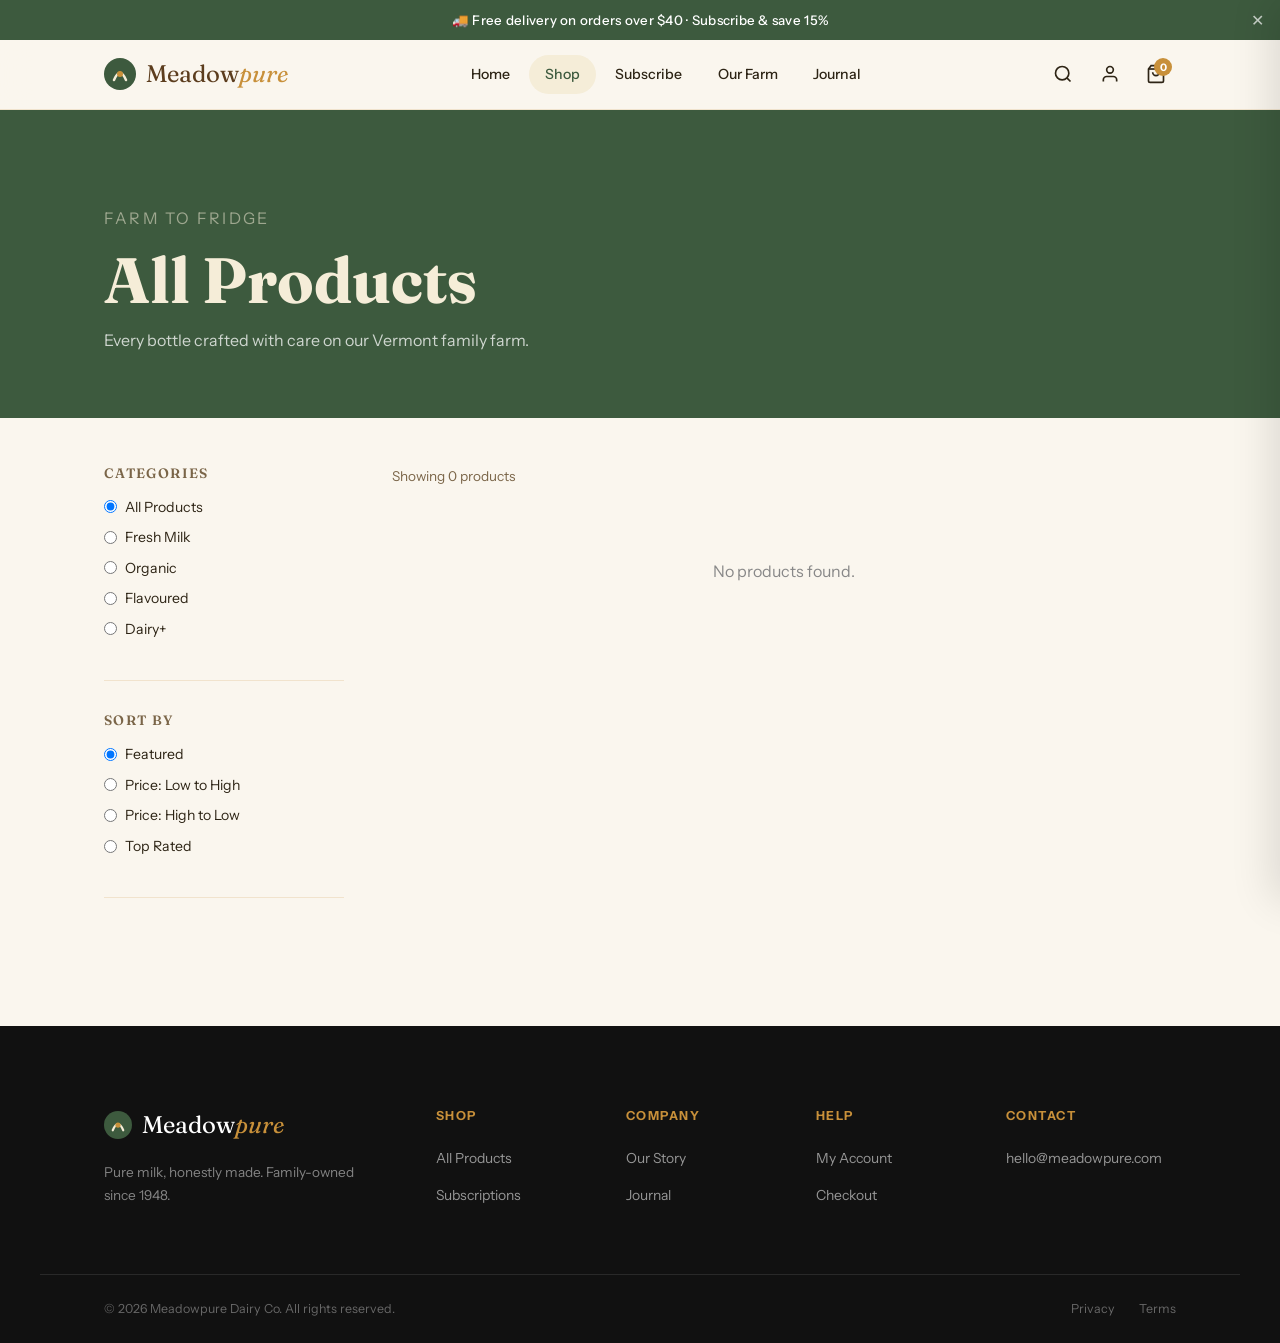
<file: shop.html>
<!DOCTYPE html>
<html lang="en">
<head>
  <meta charset="UTF-8"/>
  <meta name="viewport" content="width=device-width, initial-scale=1.0"/>
  <title>Shop — Meadowpure Dairy</title>
  <link href="https://fonts.googleapis.com/css2?family=Fraunces:ital,opsz,wght@0,9..144,300;0,9..144,600;0,9..144,700;1,9..144,400&family=Instrument+Sans:wght@400;500;600&display=swap" rel="stylesheet"/>
  <link rel="stylesheet" href="css/style.css"/>
</head>
<body>
<div class="ann-bar">🚚 Free delivery on orders over $40 · Subscribe &amp; save 15%<button onclick="this.parentElement.style.display='none'">✕</button></div>
<header class="header" id="header">
  <div class="header-inner">
    <a href="index.html" class="logo"><svg width="32" height="32" viewBox="0 0 32 32" fill="none"><circle cx="16" cy="16" r="16" fill="#3D5A3E"/><path d="M10 22 Q16 8 22 22" stroke="#F5EDD8" stroke-width="2.5" fill="none" stroke-linecap="round"/><circle cx="16" cy="16" r="3" fill="#C8903A"/></svg><span class="logo-text">Meadow<em>pure</em></span></a>
    <nav class="main-nav"><a href="index.html">Home</a><a href="shop.html" class="active">Shop</a><a href="subscriptions.html">Subscribe</a><a href="about.html">Our Farm</a><a href="blog.html">Journal</a></nav>
    <div class="header-actions">
      <button class="icon-btn" id="searchToggle"><svg width="20" height="20" viewBox="0 0 24 24" fill="none" stroke="currentColor" stroke-width="2"><circle cx="11" cy="11" r="8"/><path d="m21 21-4.35-4.35"/></svg></button>
      <a href="account.html" class="icon-btn"><svg width="20" height="20" viewBox="0 0 24 24" fill="none" stroke="currentColor" stroke-width="2"><path d="M20 21v-2a4 4 0 0 0-4-4H8a4 4 0 0 0-4 4v2"/><circle cx="12" cy="7" r="4"/></svg></a>
      <button class="icon-btn" id="cartToggle"><svg width="20" height="20" viewBox="0 0 24 24" fill="none" stroke="currentColor" stroke-width="2"><path d="M6 2 3 6v14a2 2 0 0 0 2 2h14a2 2 0 0 0 2-2V6l-3-4z"/><line x1="3" y1="6" x2="21" y2="6"/><path d="M16 10a4 4 0 0 1-8 0"/></svg><span class="cart-badge" id="cartBadge">0</span></button>
    </div>
  </div>
  <div class="search-bar" id="searchBar"><div class="search-inner"><svg width="18" height="18" viewBox="0 0 24 24" fill="none" stroke="currentColor" stroke-width="2"><circle cx="11" cy="11" r="8"/><path d="m21 21-4.35-4.35"/></svg><input type="text" placeholder="Search products…" id="searchInput"/><button onclick="document.getElementById('searchBar').classList.remove('open')">✕</button></div></div>
</header>
<div class="cart-overlay" id="cartOverlay"></div>
<aside class="cart-drawer" id="cartDrawer">
  <div class="cart-drawer-header"><h3>Your Cart <span id="cartItemCount">(0 items)</span></h3><button class="close-cart" id="closeCart">✕</button></div>
  <div class="cart-items" id="cartItems"><div class="cart-empty"><span>🛒</span><p>Your cart is empty</p></div></div>
  <div class="cart-footer" id="cartFooter" style="display:none">
    <div class="cart-subtotal"><span>Subtotal</span><strong id="cartSubtotal">$0.00</strong></div>
    <div class="cart-shipping-note">Free delivery on orders over $40 🚚</div>
    <a href="checkout.html" class="btn-full btn-dark" style="display:block;padding:1rem;text-align:center;border-radius:12px;margin-bottom:0.6rem">Checkout</a>
    <a href="shop.html" class="btn-full btn-outline" style="display:block;padding:0.8rem;text-align:center;border-radius:12px">Continue Shopping</a>
  </div>
</aside>

<div class="page-hero">
  <div class="container"><p class="eyebrow" style="color:rgba(245,237,216,0.7)">Farm to Fridge</p><h1>All Products</h1><p>Every bottle crafted with care on our Vermont family farm.</p></div>
</div>

<section class="shop-layout">
  <div class="container shop-container">
    <aside class="shop-sidebar">
      <div class="sidebar-section">
        <h4>Categories</h4>
        <label class="check-label"><input type="radio" name="cat" value="all" checked onchange="applyFilters()"> All Products</label>
        <label class="check-label"><input type="radio" name="cat" value="milk" onchange="applyFilters()"> Fresh Milk</label>
        <label class="check-label"><input type="radio" name="cat" value="organic" onchange="applyFilters()"> Organic</label>
        <label class="check-label"><input type="radio" name="cat" value="flavoured" onchange="applyFilters()"> Flavoured</label>
        <label class="check-label"><input type="radio" name="cat" value="dairy" onchange="applyFilters()"> Dairy+</label>
      </div>
      <div class="sidebar-section">
        <h4>Sort By</h4>
        <label class="check-label"><input type="radio" name="sort" value="" checked onchange="applyFilters()"> Featured</label>
        <label class="check-label"><input type="radio" name="sort" value="price-asc" onchange="applyFilters()"> Price: Low to High</label>
        <label class="check-label"><input type="radio" name="sort" value="price-desc" onchange="applyFilters()"> Price: High to Low</label>
        <label class="check-label"><input type="radio" name="sort" value="rating" onchange="applyFilters()"> Top Rated</label>
      </div>
    </aside>
    <div class="shop-main">
      <div class="shop-toolbar">
        <span class="product-count" id="productCount">Loading...</span>
      </div>
      <div class="products-grid" id="shopGrid">
        <p style="grid-column:1/-1;text-align:center;padding:3rem;color:#888">⏳ Loading products...</p>
      </div>
    </div>
  </div>
</section>

<footer class="footer">
  <div class="container footer-grid">
    <div class="footer-brand"><a href="index.html" class="logo" style="margin-bottom:1rem;display:flex"><svg width="28" height="28" viewBox="0 0 32 32" fill="none"><circle cx="16" cy="16" r="16" fill="#3D5A3E"/><path d="M10 22 Q16 8 22 22" stroke="#F5EDD8" stroke-width="2.5" fill="none" stroke-linecap="round"/><circle cx="16" cy="16" r="3" fill="#C8903A"/></svg><span class="logo-text" style="color:#fff">Meadow<em>pure</em></span></a><p>Pure milk, honestly made. Family-owned since 1948.</p></div>
    <div class="footer-col"><h5>Shop</h5><ul><li><a href="shop.html">All Products</a></li><li><a href="subscriptions.html">Subscriptions</a></li></ul></div>
    <div class="footer-col"><h5>Company</h5><ul><li><a href="about.html">Our Story</a></li><li><a href="blog.html">Journal</a></li></ul></div>
    <div class="footer-col"><h5>Help</h5><ul><li><a href="account.html">My Account</a></li><li><a href="checkout.html">Checkout</a></li></ul></div>
    <div class="footer-col"><h5>Contact</h5><ul><li><a href="mailto:hello@meadowpure.com">hello@meadowpure.com</a></li></ul></div>
  </div>
  <div class="footer-bottom"><p>© 2026 Meadowpure Dairy Co. All rights reserved.</p><div class="footer-legal"><a href="#">Privacy</a><a href="#">Terms</a></div></div>
</footer>

<div class="toast" id="toast"></div>
<script src="js/app.js"></script>
<script>
async function applyFilters() {
  const cat = document.querySelector('input[name="cat"]:checked')?.value;
  const sort = document.querySelector('input[name="sort"]:checked')?.value;
  const params = { limit: 50 };
  if (cat && cat !== 'all') params.category = cat;
  if (sort) params.sort = sort;
  const grid = document.getElementById('shopGrid');
  grid.innerHTML = '<p style="grid-column:1/-1;text-align:center;padding:3rem;color:#888">⏳ Loading...</p>';
  const products = await fetchProducts(params);
  renderProductsTo('shopGrid', products);
  document.getElementById('productCount').textContent = `Showing ${products.length} products`;
}
applyFilters();
</script>
</body>
</html>
</file>
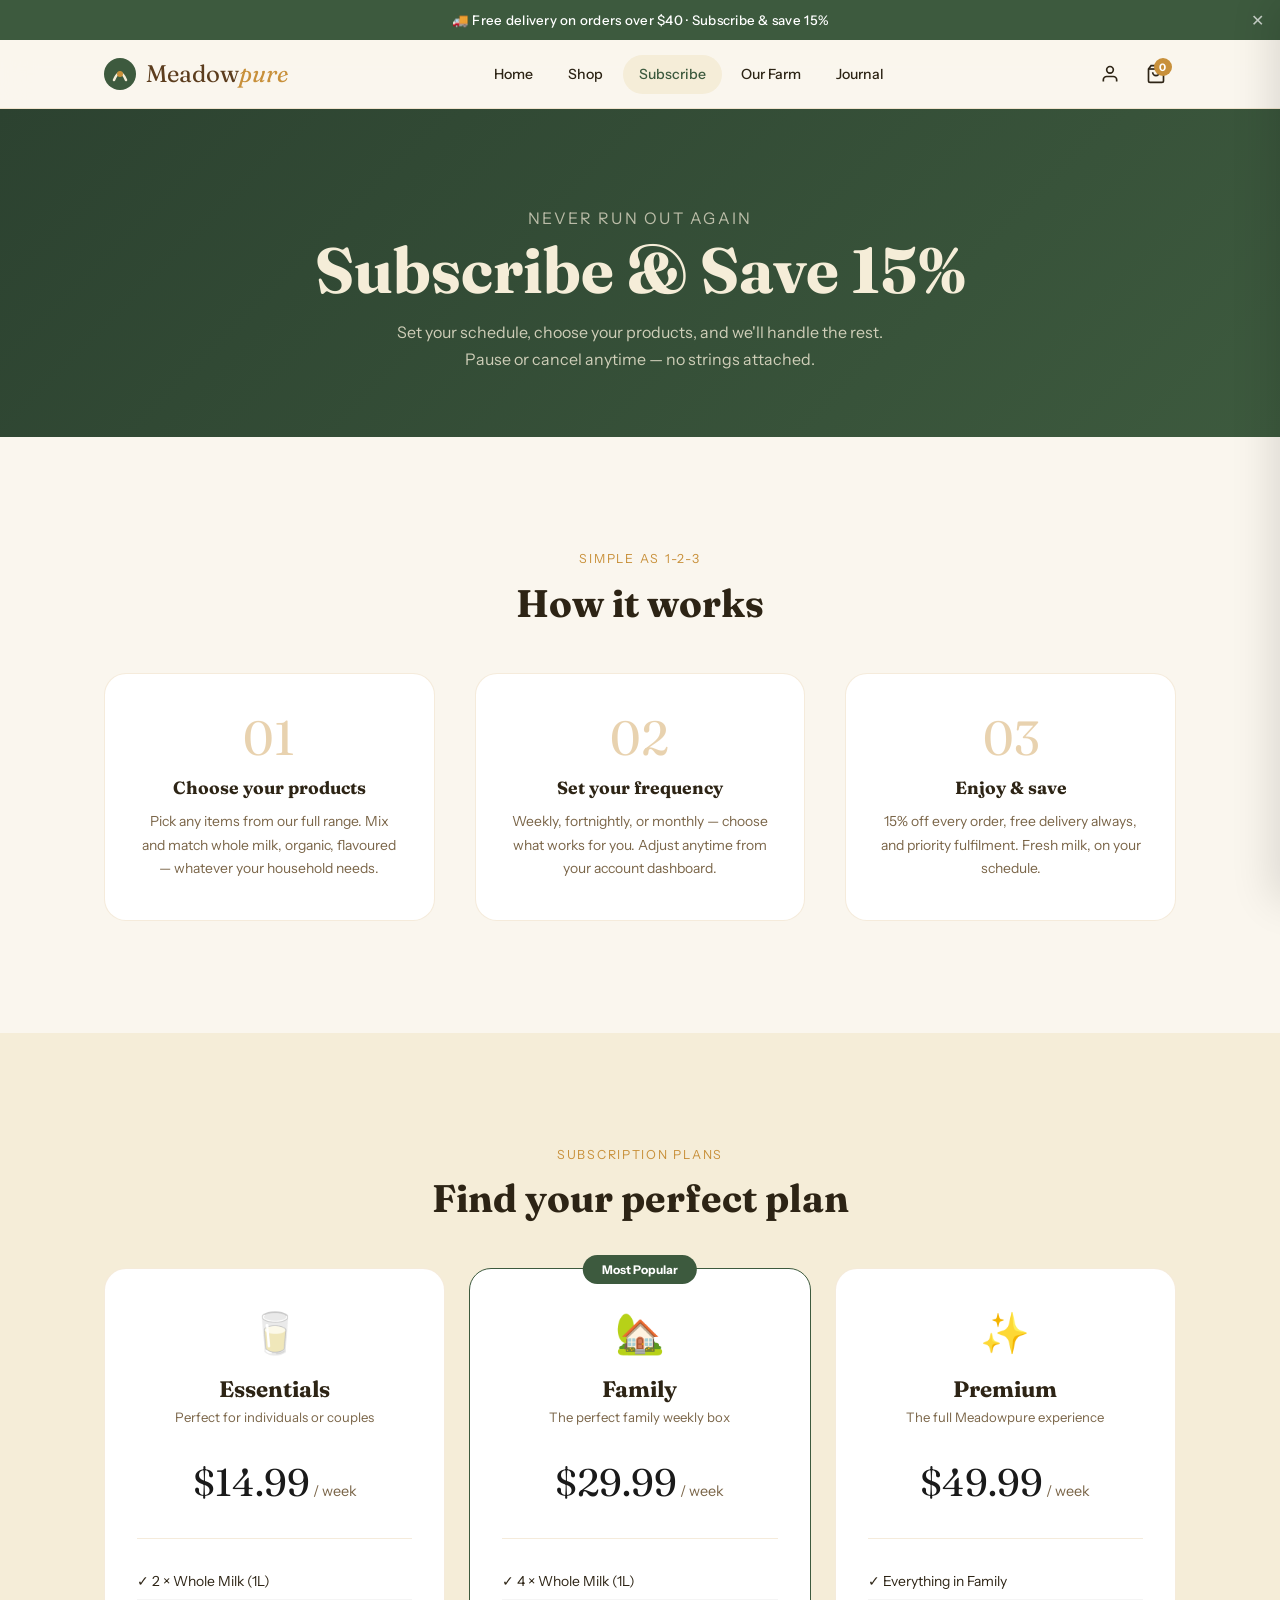
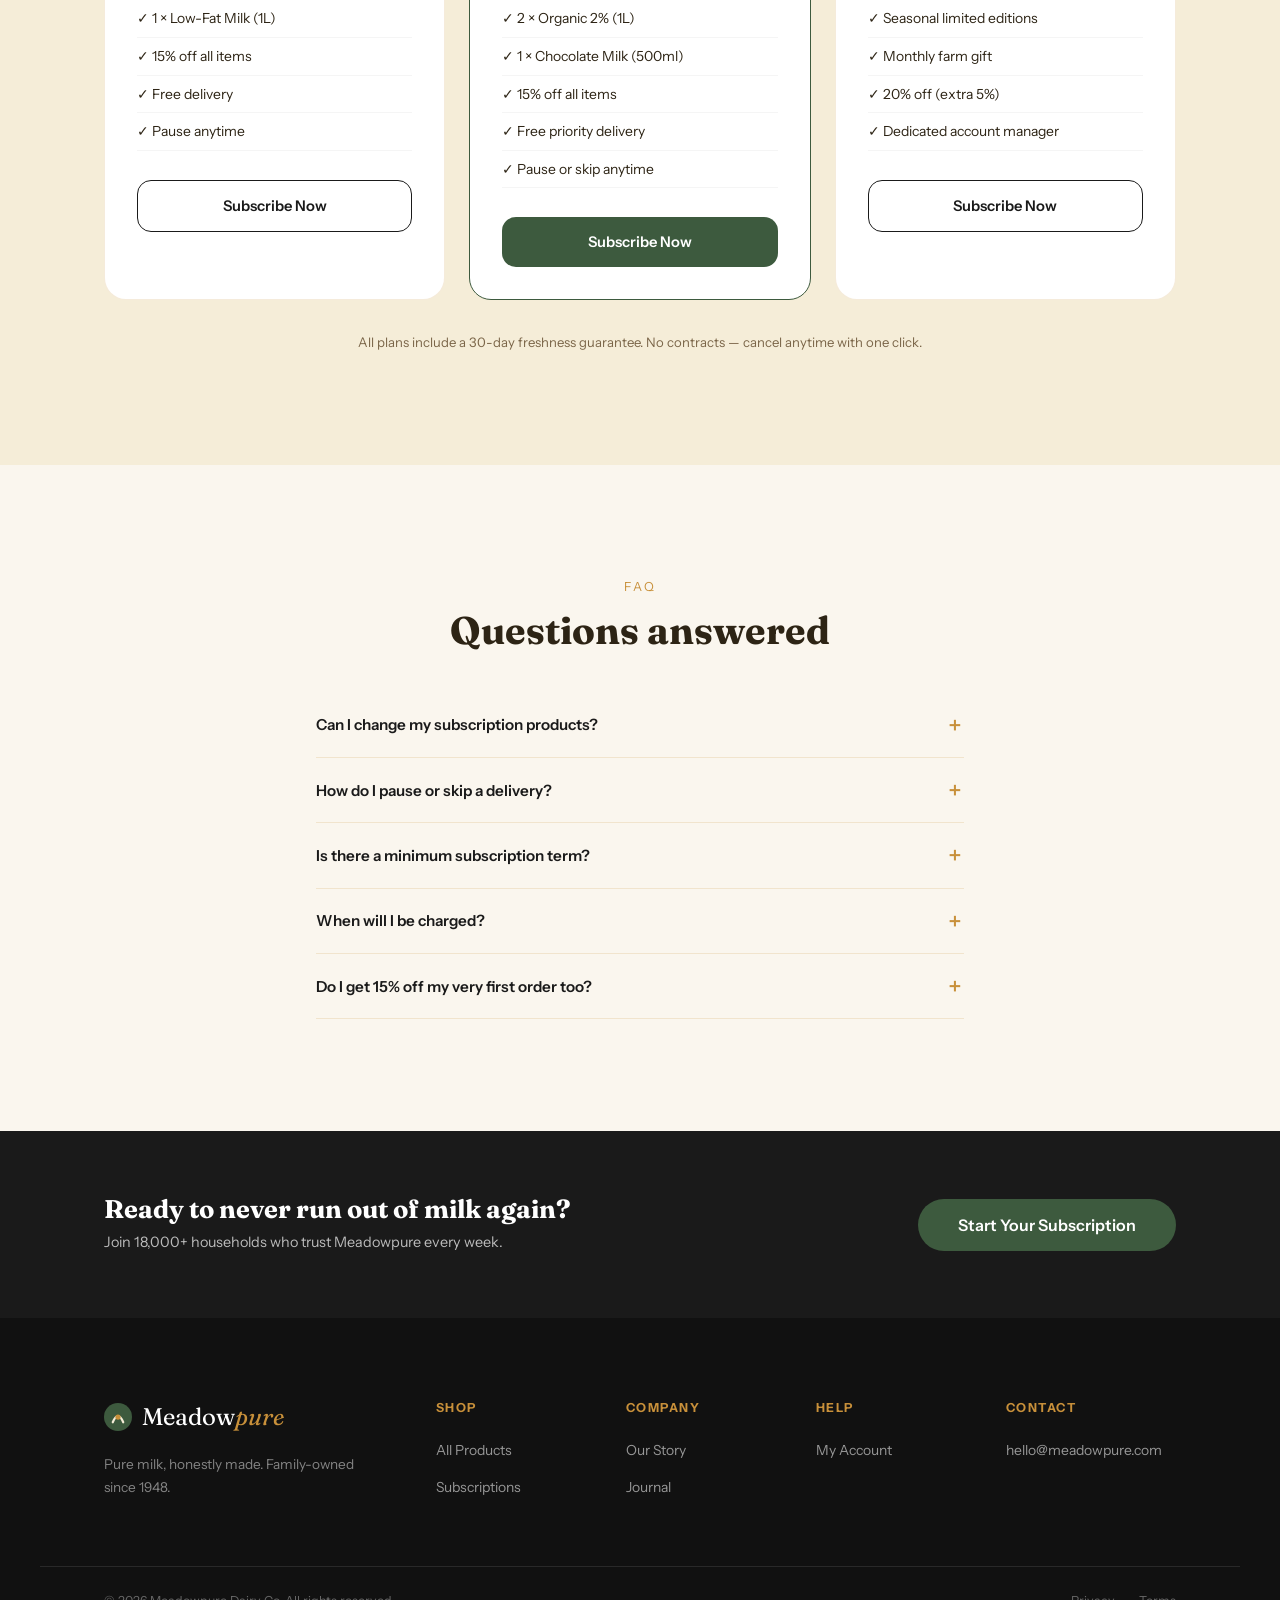
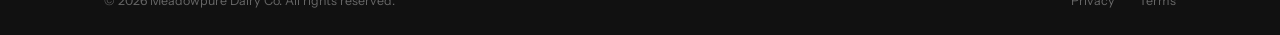
<file: subscriptions.html>
<!DOCTYPE html>
<html lang="en">
<head>
  <meta charset="UTF-8"/>
  <meta name="viewport" content="width=device-width, initial-scale=1.0"/>
  <title>Subscribe & Save — Meadowpure Dairy</title>
  <link href="https://fonts.googleapis.com/css2?family=Fraunces:ital,opsz,wght@0,9..144,300;0,9..144,600;0,9..144,700;1,9..144,400&family=Instrument+Sans:wght@400;500;600&display=swap" rel="stylesheet"/>
  <link rel="stylesheet" href="css/style.css"/>
  <style>
    .sub-hero{background:linear-gradient(135deg,#2C4230 0%,#3D5A3E 100%);color:#fff;padding:6rem 0 4rem;text-align:center}
    .sub-hero h1{font-size:clamp(2.5rem,5vw,4rem);color:var(--milk);margin-bottom:0.8rem}
    .sub-hero p{color:rgba(245,237,216,0.8);max-width:520px;margin:0 auto;font-size:1rem;line-height:1.7}
    .how-grid{display:grid;grid-template-columns:repeat(3,1fr);gap:2.5rem}
    .how-step{text-align:center;padding:2.5rem 2rem;background:#fff;border-radius:var(--radius-lg);border:1px solid var(--border)}
    .how-num{font-family:'Fraunces',serif;font-size:3rem;color:var(--gold);opacity:0.4;line-height:1;margin-bottom:1rem}
    .how-step h3{font-size:1.1rem;margin-bottom:0.7rem}
    .how-step p{font-size:0.87rem;color:var(--muted);line-height:1.7}
    .plans-section{background:var(--milk)}
    .plans-grid{display:grid;grid-template-columns:repeat(3,1fr);gap:1.5rem}
    .plan-card{background:#fff;border-radius:var(--radius-lg);padding:2rem;border:1.5px solid var(--border);position:relative;transition:var(--trans)}
    .plan-card:hover{transform:translateY(-4px);box-shadow:var(--shadow-lg)}
    .plan-popular{border-color:var(--green)}
    .plan-badge{position:absolute;top:-14px;left:50%;transform:translateX(-50%);background:var(--green);color:#fff;font-size:0.75rem;font-weight:700;padding:0.3rem 1.2rem;border-radius:50px;white-space:nowrap}
    .plan-icon{font-size:2.5rem;display:block;text-align:center;margin-bottom:0.7rem}
    .plan-header{text-align:center;margin-bottom:1.5rem}
    .plan-header h3{font-size:1.4rem;margin-bottom:0.3rem}
    .plan-sub{font-size:0.82rem;color:var(--muted)}
    .plan-price{text-align:center;margin-bottom:1.5rem;padding-bottom:1.5rem;border-bottom:1px solid var(--border)}
    .plan-amount{font-family:'Fraunces',serif;font-size:2.4rem;color:var(--dark)}
    .plan-period{font-size:0.9rem;color:var(--muted)}
    .plan-features{list-style:none;margin-bottom:1.8rem}
    .plan-features li{padding:0.45rem 0;font-size:0.87rem;border-bottom:1px solid rgba(0,0,0,0.04)}
    .plans-note{text-align:center;margin-top:2rem;font-size:0.82rem;color:var(--muted)}
    .faq-item{border-bottom:1px solid var(--border)}
    .faq-q{width:100%;text-align:left;padding:1.2rem 0;font-size:0.95rem;font-weight:600;background:none;border:none;cursor:pointer;display:flex;justify-content:space-between;align-items:center;color:var(--dark);font-family:inherit}
    .faq-q::after{content:'＋';font-size:1.2rem;color:var(--gold);transition:transform 0.25s;flex-shrink:0}
    .faq-item.open .faq-q::after{transform:rotate(45deg)}
    .faq-a{max-height:0;overflow:hidden;transition:max-height 0.35s ease}
    .faq-a p{padding:0 0 1.2rem;font-size:0.88rem;color:var(--muted);line-height:1.75}
    .cta-strip{background:var(--dark);color:#fff;padding:4rem 0}
    .cta-strip-inner{display:flex;align-items:center;justify-content:space-between;gap:2rem;flex-wrap:wrap}
    .cta-strip h3{font-size:1.6rem;margin-bottom:0.4rem}
    .cta-strip p{opacity:0.7;font-size:0.9rem}
    @media(max-width:768px){.how-grid,.plans-grid{grid-template-columns:1fr}.cta-strip-inner{flex-direction:column;text-align:center}}
  </style>
</head>
<body>
<div class="ann-bar">🚚 Free delivery on orders over $40 · Subscribe &amp; save 15%<button onclick="this.parentElement.style.display='none'">✕</button></div>
<header class="header" id="header">
  <div class="header-inner">
    <a href="index.html" class="logo"><svg width="32" height="32" viewBox="0 0 32 32" fill="none"><circle cx="16" cy="16" r="16" fill="#3D5A3E"/><path d="M10 22 Q16 8 22 22" stroke="#F5EDD8" stroke-width="2.5" fill="none" stroke-linecap="round"/><circle cx="16" cy="16" r="3" fill="#C8903A"/></svg><span class="logo-text">Meadow<em>pure</em></span></a>
    <nav class="main-nav"><a href="index.html">Home</a><a href="shop.html">Shop</a><a href="subscriptions.html" class="active">Subscribe</a><a href="about.html">Our Farm</a><a href="blog.html">Journal</a></nav>
    <div class="header-actions">
      <a href="account.html" class="icon-btn"><svg width="20" height="20" viewBox="0 0 24 24" fill="none" stroke="currentColor" stroke-width="2"><path d="M20 21v-2a4 4 0 0 0-4-4H8a4 4 0 0 0-4 4v2"/><circle cx="12" cy="7" r="4"/></svg></a>
      <button class="icon-btn" id="cartToggle"><svg width="20" height="20" viewBox="0 0 24 24" fill="none" stroke="currentColor" stroke-width="2"><path d="M6 2 3 6v14a2 2 0 0 0 2 2h14a2 2 0 0 0 2-2V6l-3-4z"/><line x1="3" y1="6" x2="21" y2="6"/><path d="M16 10a4 4 0 0 1-8 0"/></svg><span class="cart-badge" id="cartBadge">0</span></button>
    </div>
  </div>
</header>
<div class="cart-overlay" id="cartOverlay"></div>
<aside class="cart-drawer" id="cartDrawer">
  <div class="cart-drawer-header"><h3>Your Cart <span id="cartItemCount">(0 items)</span></h3><button class="close-cart" id="closeCart">✕</button></div>
  <div class="cart-items" id="cartItems"><div class="cart-empty"><span>🛒</span><p>Your cart is empty</p></div></div>
  <div class="cart-footer" id="cartFooter" style="display:none"><div class="cart-subtotal"><span>Subtotal</span><strong id="cartSubtotal">$0.00</strong></div><a href="checkout.html" class="btn-full btn-dark" style="display:block;padding:1rem;text-align:center;border-radius:12px">Checkout</a></div>
</aside>

<div class="sub-hero">
  <div class="container">
    <p class="eyebrow" style="color:rgba(245,237,216,0.7)">Never run out again</p>
    <h1>Subscribe &amp; Save 15%</h1>
    <p>Set your schedule, choose your products, and we'll handle the rest. Pause or cancel anytime — no strings attached.</p>
  </div>
</div>

<section class="section">
  <div class="container">
    <div class="section-head centered"><p class="eyebrow">Simple as 1-2-3</p><h2>How it works</h2></div>
    <div class="how-grid">
      <div class="how-step"><div class="how-num">01</div><h3>Choose your products</h3><p>Pick any items from our full range. Mix and match whole milk, organic, flavoured — whatever your household needs.</p></div>
      <div class="how-step"><div class="how-num">02</div><h3>Set your frequency</h3><p>Weekly, fortnightly, or monthly — choose what works for you. Adjust anytime from your account dashboard.</p></div>
      <div class="how-step"><div class="how-num">03</div><h3>Enjoy &amp; save</h3><p>15% off every order, free delivery always, and priority fulfilment. Fresh milk, on your schedule.</p></div>
    </div>
  </div>
</section>

<section class="section plans-section">
  <div class="container">
    <div class="section-head centered"><p class="eyebrow">Subscription Plans</p><h2>Find your perfect plan</h2></div>
    <div class="plans-grid">
      <div class="plan-card">
        <span class="plan-icon">🥛</span>
        <div class="plan-header"><h3>Essentials</h3><p class="plan-sub">Perfect for individuals or couples</p></div>
        <div class="plan-price"><span class="plan-amount">$14.99</span><span class="plan-period"> / week</span></div>
        <ul class="plan-features"><li>✓ 2 × Whole Milk (1L)</li><li>✓ 1 × Low-Fat Milk (1L)</li><li>✓ 15% off all items</li><li>✓ Free delivery</li><li>✓ Pause anytime</li></ul>
        <button class="btn-outline btn-full" onclick="subscribe('Essentials',14.99)">Subscribe Now</button>
      </div>
      <div class="plan-card plan-popular">
        <div class="plan-badge">Most Popular</div>
        <span class="plan-icon">🏡</span>
        <div class="plan-header"><h3>Family</h3><p class="plan-sub">The perfect family weekly box</p></div>
        <div class="plan-price"><span class="plan-amount">$29.99</span><span class="plan-period"> / week</span></div>
        <ul class="plan-features"><li>✓ 4 × Whole Milk (1L)</li><li>✓ 2 × Organic 2% (1L)</li><li>✓ 1 × Chocolate Milk (500ml)</li><li>✓ 15% off all items</li><li>✓ Free priority delivery</li><li>✓ Pause or skip anytime</li></ul>
        <button class="btn-primary btn-full" onclick="subscribe('Family',29.99)">Subscribe Now</button>
      </div>
      <div class="plan-card">
        <span class="plan-icon">✨</span>
        <div class="plan-header"><h3>Premium</h3><p class="plan-sub">The full Meadowpure experience</p></div>
        <div class="plan-price"><span class="plan-amount">$49.99</span><span class="plan-period"> / week</span></div>
        <ul class="plan-features"><li>✓ Everything in Family</li><li>✓ Seasonal limited editions</li><li>✓ Monthly farm gift</li><li>✓ 20% off (extra 5%)</li><li>✓ Dedicated account manager</li></ul>
        <button class="btn-outline btn-full" onclick="subscribe('Premium',49.99)">Subscribe Now</button>
      </div>
    </div>
    <p class="plans-note">All plans include a 30-day freshness guarantee. No contracts — cancel anytime with one click.</p>
  </div>
</section>

<section class="section" style="max-width:720px;margin:0 auto">
  <div class="container">
    <div class="section-head centered" style="margin-bottom:2.5rem"><p class="eyebrow">FAQ</p><h2>Questions answered</h2></div>
    <div id="faqList"></div>
  </div>
</section>

<section class="cta-strip">
  <div class="container cta-strip-inner">
    <div><h3>Ready to never run out of milk again?</h3><p>Join 18,000+ households who trust Meadowpure every week.</p></div>
    <button class="btn-primary" style="font-size:1rem;padding:1rem 2.5rem" onclick="subscribe('Family',29.99)">Start Your Subscription</button>
  </div>
</section>

<footer class="footer">
  <div class="container footer-grid">
    <div class="footer-brand"><a href="index.html" class="logo" style="margin-bottom:1rem;display:flex"><svg width="28" height="28" viewBox="0 0 32 32" fill="none"><circle cx="16" cy="16" r="16" fill="#3D5A3E"/><path d="M10 22 Q16 8 22 22" stroke="#F5EDD8" stroke-width="2.5" fill="none" stroke-linecap="round"/><circle cx="16" cy="16" r="3" fill="#C8903A"/></svg><span class="logo-text" style="color:#fff">Meadow<em>pure</em></span></a><p>Pure milk, honestly made. Family-owned since 1948.</p></div>
    <div class="footer-col"><h5>Shop</h5><ul><li><a href="shop.html">All Products</a></li><li><a href="subscriptions.html">Subscriptions</a></li></ul></div>
    <div class="footer-col"><h5>Company</h5><ul><li><a href="about.html">Our Story</a></li><li><a href="blog.html">Journal</a></li></ul></div>
    <div class="footer-col"><h5>Help</h5><ul><li><a href="account.html">My Account</a></li></ul></div>
    <div class="footer-col"><h5>Contact</h5><ul><li><a href="mailto:hello@meadowpure.com">hello@meadowpure.com</a></li></ul></div>
  </div>
  <div class="footer-bottom"><p>© 2026 Meadowpure Dairy Co. All rights reserved.</p><div class="footer-legal"><a href="#">Privacy</a><a href="#">Terms</a></div></div>
</footer>
<div class="toast" id="toast"></div>
<script src="js/app.js"></script>
<script>
async function subscribe(plan, price) {
  if (!Auth.isLoggedIn()) {
    showToast('Please sign in to subscribe', 'error');
    setTimeout(() => window.location.href = 'account.html', 1500);
    return;
  }
  const data = await apiFetch('/api/subscriptions', 'POST', {
    plan_name: plan, frequency: 'weekly', price,
    items: [{ product_id: 1, quantity: 2 }]
  });
  if (data.success) {
    showToast(`🎉 ${plan} plan activated! Check your account.`, 'success');
    setTimeout(() => window.location.href = 'account.html', 2000);
  } else {
    showToast(data.message || 'Failed. Try again.', 'error');
  }
}

const FAQS = [
  { q: 'Can I change my subscription products?', a: 'Yes! Log into your account and edit your subscription box anytime. Changes apply to the next scheduled delivery.' },
  { q: 'How do I pause or skip a delivery?', a: 'From your account dashboard, you can pause your subscription or skip individual deliveries with just one click.' },
  { q: 'Is there a minimum subscription term?', a: 'No minimum at all. You can cancel anytime with no fees or penalties.' },
  { q: 'When will I be charged?', a: 'Your card is charged 2 days before each scheduled delivery. You\'ll receive an email reminder 3 days before.' },
  { q: 'Do I get 15% off my very first order too?', a: 'Yes — the 15% discount applies from your very first delivery and every delivery after that.' },
];

document.getElementById('faqList').innerHTML = FAQS.map(f => `
  <div class="faq-item">
    <button class="faq-q" onclick="toggleFaq(this)">${f.q}</button>
    <div class="faq-a"><p>${f.a}</p></div>
  </div>`).join('');

function toggleFaq(btn) {
  const item = btn.parentElement;
  const ans = item.querySelector('.faq-a');
  const isOpen = item.classList.contains('open');
  document.querySelectorAll('.faq-item').forEach(i => { i.classList.remove('open'); i.querySelector('.faq-a').style.maxHeight = '0'; });
  if (!isOpen) { item.classList.add('open'); ans.style.maxHeight = ans.scrollHeight + 'px'; }
}
</script>
</body>
</html>
</file>
<file: css/style.css>
*,*::before,*::after{box-sizing:border-box;margin:0;padding:0}
:root{--green:#3D5A3E;--green-dk:#2C4230;--gold:#C8903A;--gold-lt:#E0A84A;--cream:#FAF6EE;--milk:#F5EDD8;--warm:#FFF9F0;--sage:#7A8C6E;--brown:#5C3D1E;--dark:#1A1A1A;--text:#2D2415;--muted:#7A6548;--border:rgba(200,144,58,0.18);--radius:14px;--radius-lg:22px;--shadow:0 8px 32px rgba(0,0,0,0.10);--shadow-lg:0 20px 60px rgba(0,0,0,0.14);--trans:all 0.25s ease}
html{scroll-behavior:smooth}
body{background:var(--cream);color:var(--text);font-family:'Instrument Sans',sans-serif;overflow-x:hidden;line-height:1.6}
h1,h2,h3,h4{font-family:'Fraunces',serif;line-height:1.15}
a{color:inherit;text-decoration:none}
button{font-family:inherit;cursor:pointer}
input,select,textarea{font-family:inherit}
.container{max-width:1200px;margin:0 auto;padding:0 5%}
.hidden{display:none!important}
.eyebrow{font-size:0.78rem;text-transform:uppercase;letter-spacing:0.14em;color:var(--gold);margin-bottom:0.7rem;display:block}
.btn-primary{display:inline-flex;align-items:center;justify-content:center;gap:0.4rem;background:var(--green);color:#fff;padding:0.8rem 1.8rem;border-radius:50px;font-size:0.9rem;font-weight:600;border:none;transition:var(--trans);cursor:pointer}
.btn-primary:hover{background:var(--green-dk);transform:translateY(-2px);box-shadow:0 8px 24px rgba(61,90,62,0.3)}
.btn-primary.lg{padding:1rem 2.2rem;font-size:0.95rem}
.btn-outline{display:inline-flex;align-items:center;justify-content:center;border:1.5px solid var(--dark);color:var(--dark);padding:0.75rem 1.8rem;border-radius:50px;font-size:0.88rem;font-weight:600;background:transparent;transition:var(--trans);cursor:pointer}
.btn-outline:hover{background:var(--dark);color:#fff}
.btn-ghost{display:inline-flex;align-items:center;gap:0.4rem;background:rgba(255,255,255,0.15);color:var(--text);padding:0.8rem 1.8rem;border-radius:50px;font-size:0.9rem;font-weight:600;border:1.5px solid rgba(61,90,62,0.3);transition:var(--trans)}
.btn-ghost:hover{background:rgba(61,90,62,0.08);border-color:var(--green)}
.btn-full{display:block;width:100%;text-align:center;padding:1rem;border-radius:var(--radius);font-size:0.92rem;font-weight:600}
.btn-dark{background:var(--dark);color:#fff;border-radius:50px;padding:0.75rem 1.8rem;font-size:0.88rem;font-weight:600;border:none;cursor:pointer;transition:var(--trans)}
.btn-dark:hover{background:#333}
.form-input{width:100%;padding:0.75rem 1rem;border:1.5px solid #E0D8C8;border-radius:var(--radius);font-size:0.9rem;background:#fff;color:var(--dark);transition:border-color 0.2s;outline:none}
.form-input:focus{border-color:var(--green);box-shadow:0 0 0 3px rgba(61,90,62,0.1)}
.form-group{display:flex;flex-direction:column;gap:0.4rem;margin-bottom:1rem}
.form-group label{font-size:0.82rem;font-weight:600;color:var(--muted)}
.two-col{display:grid;grid-template-columns:1fr 1fr;gap:1rem}
.three-col{display:grid;grid-template-columns:2fr 1fr 1fr;gap:1rem}
.check-label{display:flex;align-items:center;gap:0.5rem;font-size:0.88rem;cursor:pointer;margin-bottom:0.5rem}
.ann-bar{background:var(--green);color:#fff;text-align:center;padding:0.6rem 2rem;font-size:0.83rem;font-weight:500;position:relative;letter-spacing:0.02em}
.ann-bar button{position:absolute;right:1rem;top:50%;transform:translateY(-50%);background:none;border:none;color:#fff;font-size:1rem;cursor:pointer;opacity:0.7}
.header{position:sticky;top:0;z-index:100;background:rgba(250,246,238,0.95);backdrop-filter:blur(16px);border-bottom:1px solid var(--border)}
.header-inner{max-width:1200px;margin:0 auto;padding:0 5%;height:68px;display:flex;align-items:center;justify-content:space-between;gap:2rem}
.logo{display:flex;align-items:center;gap:0.6rem;flex-shrink:0}
.logo-text{font-family:'Fraunces',serif;font-size:1.5rem;color:var(--brown)}
.logo-text em{color:var(--gold);font-style:italic}
.main-nav{display:flex;gap:0.2rem}
.main-nav a{padding:0.5rem 1rem;border-radius:50px;font-size:0.88rem;font-weight:500;color:var(--text);transition:var(--trans)}
.main-nav a:hover,.main-nav a.active{background:var(--milk);color:var(--green)}
.header-actions{display:flex;align-items:center;gap:0.4rem}
.icon-btn{background:none;border:none;width:40px;height:40px;border-radius:50%;display:flex;align-items:center;justify-content:center;color:var(--text);cursor:pointer;transition:var(--trans);position:relative}
.icon-btn:hover{background:var(--milk)}
.cart-badge{position:absolute;top:4px;right:4px;background:var(--gold);color:#fff;font-size:0.65rem;font-weight:700;width:18px;height:18px;border-radius:50%;display:flex;align-items:center;justify-content:center}
.search-bar{max-height:0;overflow:hidden;transition:max-height 0.3s ease;background:var(--cream);border-top:1px solid transparent}
.search-bar.open{max-height:80px;border-top-color:var(--border)}
.search-inner{max-width:600px;margin:0 auto;padding:1rem 5%;display:flex;align-items:center;gap:0.8rem}
.search-inner input{flex:1;border:none;background:none;font-size:1rem;outline:none;color:var(--dark)}
.search-inner button{background:none;border:none;cursor:pointer;font-size:1.1rem}
.cart-overlay{position:fixed;inset:0;background:rgba(0,0,0,0.45);z-index:199;opacity:0;pointer-events:none;transition:opacity 0.3s}
.cart-overlay.open{opacity:1;pointer-events:all}
.cart-drawer{position:fixed;right:0;top:0;bottom:0;width:400px;max-width:95vw;background:#fff;z-index:200;transform:translateX(100%);transition:transform 0.35s cubic-bezier(0.4,0,0.2,1);display:flex;flex-direction:column;box-shadow:-8px 0 40px rgba(0,0,0,0.12)}
.cart-drawer.open{transform:translateX(0)}
.cart-drawer-header{padding:1.4rem 1.5rem;border-bottom:1px solid #F0E8D8;display:flex;align-items:center;justify-content:space-between;flex-shrink:0}
.cart-drawer-header h3{font-family:'Fraunces',serif;font-size:1.2rem}
.cart-drawer-header h3 span{font-size:0.85rem;color:var(--muted);font-weight:400;font-family:'Instrument Sans',sans-serif}
.close-cart{background:none;border:none;font-size:1.2rem;cursor:pointer;color:var(--muted);padding:0.3rem;border-radius:50%;transition:var(--trans)}
.close-cart:hover{background:var(--milk)}
.cart-items{flex:1;overflow-y:auto;padding:1rem 1.5rem}
.cart-empty{text-align:center;padding:3rem 1rem}
.cart-empty span{font-size:3rem;display:block;margin-bottom:1rem}
.cart-empty p{color:var(--muted);margin-bottom:1rem}
.cart-line{display:flex;gap:1rem;padding:1rem 0;border-bottom:1px solid #F0E8D8;align-items:center}
.cart-line-emoji{width:52px;height:52px;background:var(--milk);border-radius:10px;display:flex;align-items:center;justify-content:center;font-size:1.6rem;flex-shrink:0}
.cart-line-info{flex:1}
.cl-name{font-size:0.9rem;font-weight:600;margin-bottom:0.2rem}
.cl-size{font-size:0.78rem;color:var(--muted)}
.cart-line-right{display:flex;flex-direction:column;align-items:flex-end;gap:0.5rem}
.cart-line-price{font-weight:700;font-size:0.95rem}
.cart-qty{display:flex;align-items:center;gap:0.4rem}
.cart-qty button{width:26px;height:26px;border-radius:50%;border:1px solid #ddd;background:#fff;cursor:pointer;font-size:0.9rem;display:flex;align-items:center;justify-content:center;transition:var(--trans)}
.cart-qty button:hover{background:var(--dark);color:#fff;border-color:var(--dark)}
.cart-qty span{font-size:0.88rem;font-weight:600;min-width:18px;text-align:center}
.cart-footer{padding:1.5rem;border-top:1px solid #F0E8D8;flex-shrink:0}
.cart-subtotal{display:flex;justify-content:space-between;font-size:1rem;font-weight:600;margin-bottom:0.7rem}
.cart-shipping-note{font-size:0.78rem;color:var(--sage);margin-bottom:1rem;text-align:center}
.hero{min-height:92vh;display:grid;grid-template-columns:1fr 1fr;align-items:center;padding:5rem 5% 4rem;max-width:1200px;margin:0 auto;gap:3rem}
.hero-eyebrow{font-size:0.78rem;text-transform:uppercase;letter-spacing:0.18em;color:var(--green);font-weight:600;margin-bottom:1.5rem}
.hero-headline{font-size:clamp(3.2rem,5.5vw,5.5rem);color:var(--dark);line-height:1.05;margin-bottom:1.5rem}
.hero-headline em{color:var(--gold);font-style:italic}
.hero-sub{font-size:1.05rem;color:var(--muted);line-height:1.75;max-width:460px;margin-bottom:2.2rem}
.hero-ctas{display:flex;gap:1rem;flex-wrap:wrap;margin-bottom:2rem}
.hero-trust{display:flex;flex-wrap:wrap;gap:1rem;font-size:0.78rem;color:var(--green);font-weight:600}
.hero-trust span{background:rgba(61,90,62,0.08);padding:0.3rem 0.8rem;border-radius:50px}
.hero-visual{display:flex;align-items:center;justify-content:center;font-size:10rem;animation:float 5s ease-in-out infinite}
.marquee{background:var(--green);color:rgba(245,237,216,0.85);overflow:hidden;padding:0.9rem 0}
.marquee-track{display:flex;gap:0;white-space:nowrap;animation:marquee 28s linear infinite;font-size:0.82rem;font-weight:600;letter-spacing:0.08em;text-transform:uppercase}
.marquee-track span{padding:0 0.5rem}
.section{padding:7rem 0}
.section-head{display:flex;justify-content:space-between;align-items:flex-end;margin-bottom:3rem}
.section-head h2{font-size:clamp(1.8rem,3vw,2.6rem)}
.section-head.centered{flex-direction:column;align-items:center;text-align:center}
.products-grid{display:grid;grid-template-columns:repeat(4,1fr);gap:1.4rem}
.product-card{background:var(--warm);border-radius:var(--radius-lg);overflow:hidden;border:1px solid var(--border);transition:transform 0.3s,box-shadow 0.3s;position:relative}
.product-card:hover{transform:translateY(-6px);box-shadow:var(--shadow-lg)}
.product-img{height:180px;display:flex;align-items:center;justify-content:center;font-size:4rem;position:relative}
.product-img.cat-milk{background:linear-gradient(135deg,#FFF5E0,#F0D9A8)}
.product-img.cat-organic{background:linear-gradient(135deg,#EEF5F0,#C8DEC4)}
.product-img.cat-flavoured{background:linear-gradient(135deg,#F5EDE0,#D4A46A)}
.product-img.cat-dairy{background:linear-gradient(135deg,#EDF2F5,#B8CEDC)}
.product-badge{position:absolute;top:0.8rem;left:0.8rem;background:var(--green);color:#fff;font-size:0.68rem;font-weight:700;padding:0.2rem 0.6rem;border-radius:50px;text-transform:uppercase;letter-spacing:0.06em}
.product-body{padding:1.2rem}
.product-body h3{font-family:'Fraunces',serif;font-size:1.05rem;margin-bottom:0.25rem;color:var(--dark)}
.product-desc{font-size:0.82rem;color:var(--muted);line-height:1.55;margin-bottom:0.8rem;display:-webkit-box;-webkit-line-clamp:2;-webkit-box-orient:vertical;overflow:hidden}
.product-meta{font-size:0.75rem;color:var(--sage);margin-bottom:0.8rem}
.product-footer{display:flex;align-items:center;justify-content:space-between}
.product-rating{font-size:0.78rem;color:var(--muted)}
.product-rating span{color:var(--gold)}
.product-price-row{display:flex;align-items:center;gap:0.5rem}
.product-price{font-family:'Fraunces',serif;font-size:1.2rem;color:var(--dark)}
.product-old-price{font-size:0.8rem;color:var(--muted);text-decoration:line-through}
.add-to-cart{background:var(--green);color:#fff;border:none;width:36px;height:36px;border-radius:50%;font-size:1.2rem;cursor:pointer;display:flex;align-items:center;justify-content:center;transition:var(--trans);flex-shrink:0}
.add-to-cart:hover{background:var(--gold);transform:scale(1.1)}
.filter-tabs{display:flex;gap:0.5rem;flex-wrap:wrap}
.filter-tab{padding:0.45rem 1.1rem;border-radius:50px;font-size:0.82rem;font-weight:600;border:1.5px solid #E0D8C8;background:transparent;cursor:pointer;transition:var(--trans);color:var(--muted)}
.filter-tab.active,.filter-tab:hover{background:var(--green);color:#fff;border-color:var(--green)}
.view-all-wrap{text-align:center;margin-top:3rem}
.usp-band{background:var(--milk);padding:5rem 0}
.usp-grid{display:grid;grid-template-columns:repeat(4,1fr);gap:2rem}
.usp-item{text-align:center}
.usp-icon{font-size:2.4rem;margin-bottom:1rem}
.usp-item h4{font-family:'Fraunces',serif;font-size:1.1rem;margin-bottom:0.5rem}
.usp-item p{font-size:0.85rem;color:var(--muted);line-height:1.65}
.sub-banner{background:var(--green);color:#fff;padding:6rem 0}
.sub-banner-inner{display:grid;grid-template-columns:1fr 1fr;gap:5rem;align-items:center}
.sub-banner-text h2{font-size:clamp(2rem,3.5vw,3rem);margin-bottom:1rem;color:var(--milk)}
.sub-banner-text p{opacity:0.8;line-height:1.7;margin-bottom:1.5rem}
.sub-perks{list-style:none;margin-bottom:2rem}
.sub-perks li{padding:0.4rem 0;opacity:0.9;font-size:0.9rem}
.delivery-card{background:rgba(255,255,255,0.1);border:1px solid rgba(255,255,255,0.2);border-radius:var(--radius-lg);padding:1.8rem}
.dc-header{display:flex;justify-content:space-between;align-items:center;margin-bottom:1.4rem}
.dc-label{font-family:'Fraunces',serif;font-size:1rem}
.dc-badge{background:rgba(200,144,58,0.3);color:var(--gold-lt);border:1px solid rgba(200,144,58,0.4);padding:0.2rem 0.7rem;border-radius:50px;font-size:0.75rem;font-weight:600}
.dc-items{display:flex;flex-direction:column;gap:0.7rem;margin-bottom:1.4rem}
.dc-item{display:flex;justify-content:space-between;font-size:0.88rem;opacity:0.9;padding:0.5rem 0;border-bottom:1px solid rgba(255,255,255,0.1)}
.dc-footer{display:flex;justify-content:space-between;align-items:center;font-size:0.82rem}
.dc-saved{color:var(--gold-lt);font-weight:700}
.reviews-section{background:var(--milk)}
.overall-rating{display:flex;align-items:center;gap:1rem;margin-top:1rem;justify-content:center}
.big-stars{color:var(--gold);font-size:1.4rem}
.big-score{font-family:'Fraunces',serif;font-size:1.8rem}
.big-count{color:var(--muted);font-size:0.85rem}
.reviews-grid{display:grid;grid-template-columns:repeat(3,1fr);gap:1.4rem;margin-top:3rem}
.review-card{background:#fff;border-radius:var(--radius-lg);padding:1.8rem;border:1px solid var(--border);transition:transform 0.25s}
.review-card:hover{transform:translateY(-4px);box-shadow:var(--shadow)}
.review-stars{color:var(--gold);font-size:0.9rem;margin-bottom:0.8rem}
.review-text{font-size:0.9rem;line-height:1.7;color:var(--muted);font-style:italic;margin-bottom:1.3rem}
.review-author{display:flex;align-items:center;gap:0.8rem}
.review-avatar{width:40px;height:40px;border-radius:50%;display:flex;align-items:center;justify-content:center;color:#fff;font-weight:700;font-size:0.95rem;flex-shrink:0}
.review-info .review-name{font-size:0.88rem;font-weight:600}
.review-info .review-loc{font-size:0.76rem;color:var(--muted)}
.newsletter-section{background:var(--dark);color:#fff;padding:5rem 0}
.newsletter-inner{display:flex;align-items:center;justify-content:space-between;gap:3rem;flex-wrap:wrap}
.nl-text h3{font-size:1.8rem;margin-bottom:0.5rem}
.nl-text p{opacity:0.7;font-size:0.9rem}
.nl-form{display:flex;gap:0.7rem;flex-wrap:wrap}
.nl-input{flex:1;min-width:240px;padding:0.85rem 1.2rem;border-radius:50px;border:none;font-size:0.9rem;outline:none}
.nl-note{font-size:0.8rem;opacity:0.6;margin-top:0.5rem;color:#7FBF7F}
.footer{background:#111;color:rgba(255,255,255,0.8);padding:5rem 0 0}
.footer-grid{display:grid;grid-template-columns:2fr 1fr 1fr 1fr 1.2fr;gap:3rem;padding-bottom:3rem;border-bottom:1px solid rgba(255,255,255,0.1)}
.footer-brand p{font-size:0.85rem;line-height:1.7;opacity:0.6;margin-bottom:1.2rem}
.social-links{display:flex;gap:0.8rem}
.social-links a{width:36px;height:36px;background:rgba(255,255,255,0.1);border-radius:50%;display:flex;align-items:center;justify-content:center;font-size:0.9rem;transition:var(--trans)}
.social-links a:hover{background:var(--gold)}
.footer-col h5{font-size:0.78rem;text-transform:uppercase;letter-spacing:0.12em;color:var(--gold);margin-bottom:1.2rem}
.footer-col ul{list-style:none}
.footer-col ul li{margin-bottom:0.7rem}
.footer-col ul li a{font-size:0.87rem;opacity:0.7;transition:opacity 0.2s}
.footer-col ul li a:hover{opacity:1;color:var(--gold)}
.footer-bottom{max-width:1200px;margin:0 auto;padding:1.5rem 5%;display:flex;justify-content:space-between;align-items:center;font-size:0.78rem;opacity:0.45}
.footer-legal{display:flex;gap:1.5rem}
.page-hero{background:var(--green);color:#fff;padding:6rem 0 4rem}
.page-hero h1{font-size:clamp(2.5rem,5vw,4rem);color:var(--milk);margin-bottom:0.7rem}
.page-hero p{opacity:0.75;font-size:1rem}
.shop-layout{padding:3rem 0 6rem}
.shop-container{display:grid;grid-template-columns:240px 1fr;gap:3rem}
.shop-sidebar{align-self:start;position:sticky;top:90px}
.shop-main{}
.sidebar-section{margin-bottom:2rem;padding-bottom:2rem;border-bottom:1px solid var(--border)}
.sidebar-section h4{font-size:0.85rem;font-weight:600;text-transform:uppercase;letter-spacing:0.1em;color:var(--muted);margin-bottom:0.9rem}
.shop-toolbar{display:flex;align-items:center;justify-content:space-between;margin-bottom:1.5rem;flex-wrap:wrap;gap:1rem}
.product-count{font-size:0.85rem;color:var(--muted)}
.sort-controls{display:flex;align-items:center;gap:0.8rem;font-size:0.85rem}
.sort-controls select{padding:0.4rem 0.7rem;border:1.5px solid #E0D8C8;border-radius:8px;background:#fff;color:var(--dark);font-size:0.85rem}
.checkout-page{background:#FAFAF8}
.checkout-header .header-inner{justify-content:space-between}
.checkout-steps{display:flex;align-items:center;gap:0.6rem;font-size:0.82rem}
.step{color:var(--muted)}
.step.active{color:var(--green);font-weight:600}
.step-divider{opacity:0.4}
.header-secure{font-size:0.78rem;color:var(--sage);display:flex;align-items:center;gap:0.4rem}
.checkout-main{max-width:1100px;margin:3rem auto;padding:0 5% 5rem}
.checkout-container{display:grid;grid-template-columns:1fr 380px;gap:4rem;align-items:start}
.checkout-step-block{background:#fff;border-radius:var(--radius-lg);padding:2rem;border:1px solid #E8E0D0;margin-bottom:1.5rem}
.checkout-step-title{font-size:1.1rem;margin-bottom:1.5rem;padding-bottom:1rem;border-bottom:1px solid #F0E8D8}
.shipping-options{display:flex;flex-direction:column;gap:0.7rem;margin-bottom:1.5rem}
.shipping-option{display:flex;align-items:center;gap:1rem;padding:1rem 1.2rem;border:1.5px solid #E0D8C8;border-radius:var(--radius);cursor:pointer;transition:var(--trans)}
.shipping-option:has(input:checked){border-color:var(--green);background:rgba(61,90,62,0.04)}
.shipping-option input{accent-color:var(--green)}
.so-details{flex:1;display:flex;justify-content:space-between;align-items:center}
.so-details div{display:flex;flex-direction:column;gap:0.2rem}
.so-details span{font-size:0.82rem;color:var(--muted)}
.so-price{font-weight:700}
.checkout-nav{display:flex;justify-content:space-between;align-items:center;margin-top:1.5rem}
.payment-tabs{display:flex;gap:0.5rem;margin-bottom:1.5rem;flex-wrap:wrap}
.pay-tab{padding:0.55rem 1.2rem;border-radius:50px;border:1.5px solid #E0D8C8;background:transparent;font-size:0.85rem;font-weight:600;cursor:pointer;transition:var(--trans)}
.pay-tab.active{background:var(--dark);color:#fff;border-color:var(--dark)}
.secure-note{font-size:0.82rem;color:var(--sage);display:flex;align-items:center;gap:0.4rem;margin-bottom:1.2rem}
.coupon-row{display:flex;gap:0.7rem}
.coupon-msg{font-size:0.82rem;margin-top:0.4rem}
.order-summary-card{background:#fff;border-radius:var(--radius-lg);padding:1.8rem;border:1px solid #E8E0D0;position:sticky;top:100px}
.order-summary-card h3{font-size:1.05rem;margin-bottom:1.2rem;padding-bottom:1rem;border-bottom:1px solid #F0E8D8}
.summary-items{margin-bottom:1.2rem}
.sum-item{display:flex;align-items:center;gap:0.8rem;margin-bottom:0.8rem}
.sum-item-emoji{width:44px;height:44px;background:var(--milk);border-radius:8px;display:flex;align-items:center;justify-content:center;font-size:1.3rem;flex-shrink:0;position:relative}
.sum-item-qty{position:absolute;top:-6px;right:-6px;background:var(--muted);color:#fff;width:18px;height:18px;border-radius:50%;font-size:0.65rem;font-weight:700;display:flex;align-items:center;justify-content:center}
.sum-item-info{flex:1;font-size:0.85rem}
.sum-item-price{font-size:0.85rem;font-weight:600}
.summary-line{display:flex;justify-content:space-between;font-size:0.88rem;padding:0.5rem 0;border-top:1px solid #F0E8D8}
.summary-total{font-size:1rem;font-weight:700}
.summary-guarantee{margin-top:1.2rem;font-size:0.78rem;color:var(--sage);display:flex;flex-direction:column;gap:0.4rem;padding-top:1rem;border-top:1px solid #F0E8D8}
.modal-overlay{position:fixed;inset:0;background:rgba(0,0,0,0.6);z-index:500;display:flex;align-items:center;justify-content:center}
.modal{background:#fff;border-radius:var(--radius-lg);padding:3rem 2.5rem;max-width:420px;width:90%;text-align:center}
.success-icon{width:64px;height:64px;background:var(--green);color:#fff;border-radius:50%;display:flex;align-items:center;justify-content:center;font-size:1.8rem;margin:0 auto 1.5rem}
.order-num{font-family:'Fraunces',serif;font-size:1.2rem;margin-top:1rem;color:var(--gold)}
.account-main{min-height:calc(100vh - 68px);padding:4rem 5%}
.auth-container{display:flex;justify-content:center;align-items:center;min-height:70vh}
.auth-card{background:#fff;border-radius:var(--radius-lg);padding:2.5rem;width:100%;max-width:440px;box-shadow:var(--shadow);border:1px solid var(--border)}
.auth-logo{text-align:center;margin-bottom:1.5rem}
.auth-tabs{display:flex;background:var(--milk);border-radius:50px;padding:0.25rem;margin-bottom:2rem}
.auth-tab{flex:1;padding:0.6rem;border-radius:50px;border:none;background:transparent;font-size:0.88rem;font-weight:600;cursor:pointer;transition:var(--trans);color:var(--muted)}
.auth-tab.active{background:#fff;color:var(--dark);box-shadow:0 2px 8px rgba(0,0,0,0.08)}
.auth-divider{text-align:center;margin:1.5rem 0;position:relative;font-size:0.8rem;color:var(--muted)}
.auth-divider::before,.auth-divider::after{content:'';position:absolute;top:50%;width:40%;height:1px;background:#E0D8C8}
.auth-divider::before{left:0}
.auth-divider::after{right:0}
.social-auth{display:flex;gap:0.7rem}
.social-btn{flex:1;padding:0.7rem;border:1.5px solid #E0D8C8;border-radius:var(--radius);background:#fff;font-size:0.88rem;font-weight:600;cursor:pointer;transition:var(--trans)}
.social-btn:hover{border-color:var(--green);background:rgba(61,90,62,0.04)}
.dashboard-container{display:grid;grid-template-columns:240px 1fr;gap:2.5rem;max-width:1000px;margin:0 auto}
.dashboard-sidebar{background:#fff;border-radius:var(--radius-lg);padding:1.5rem;border:1px solid var(--border);align-self:start}
.dash-profile{display:flex;align-items:center;gap:0.9rem;margin-bottom:1.5rem;padding-bottom:1.5rem;border-bottom:1px solid var(--border)}
.dash-avatar{width:44px;height:44px;border-radius:50%;background:linear-gradient(135deg,var(--gold),var(--brown));color:#fff;display:flex;align-items:center;justify-content:center;font-size:1.1rem;font-weight:700;flex-shrink:0}
.dash-nav{display:flex;flex-direction:column;gap:0.3rem}
.dash-nav-btn{text-align:left;padding:0.7rem 1rem;border-radius:var(--radius);border:none;background:transparent;font-size:0.88rem;font-weight:500;cursor:pointer;transition:var(--trans);color:var(--text)}
.dash-nav-btn:hover,.dash-nav-btn.active{background:var(--milk);color:var(--green)}
.dashboard-content{background:#fff;border-radius:var(--radius-lg);padding:2rem;border:1px solid var(--border)}
.orders-list{display:flex;flex-direction:column;gap:0.8rem}
.order-row{display:grid;grid-template-columns:1fr 100px 80px auto;gap:1rem;align-items:center;padding:1rem;border:1px solid var(--border);border-radius:var(--radius)}
.order-info strong{display:block;font-size:0.9rem}
.order-info span{font-size:0.78rem;color:var(--muted)}
.order-status{font-size:0.75rem;font-weight:700;padding:0.3rem 0.7rem;border-radius:50px;text-align:center}
.order-status.delivered{background:rgba(61,90,62,0.12);color:var(--green)}
.order-status.processing{background:rgba(200,144,58,0.15);color:var(--gold)}
.order-total{font-weight:700;font-size:0.95rem}
.toast{position:fixed;bottom:2rem;right:2rem;z-index:999;background:var(--dark);color:#fff;padding:1rem 1.5rem;border-radius:var(--radius);font-size:0.88rem;font-weight:600;transform:translateY(20px);opacity:0;transition:all 0.3s;pointer-events:none;max-width:300px;box-shadow:var(--shadow-lg)}
.toast.show{transform:translateY(0);opacity:1}
.toast.success{background:var(--green)}
.toast.error{background:#c0392b}
@keyframes float{0%,100%{transform:translateY(0) rotate(1deg)}50%{transform:translateY(-16px) rotate(-1deg)}}
@keyframes marquee{from{transform:translateX(0)}to{transform:translateX(-50%)}}
@keyframes fadeUp{from{opacity:0;transform:translateY(24px)}to{opacity:1;transform:translateY(0)}}
@media(max-width:1024px){.hero{grid-template-columns:1fr;min-height:auto;padding-top:6rem}.hero-visual{display:none}.products-grid{grid-template-columns:repeat(3,1fr)}.usp-grid{grid-template-columns:repeat(2,1fr)}.footer-grid{grid-template-columns:1fr 1fr}.sub-banner-inner{grid-template-columns:1fr}.reviews-grid{grid-template-columns:1fr 1fr}}
@media(max-width:768px){.main-nav{display:none}.products-grid{grid-template-columns:repeat(2,1fr)}.shop-container{grid-template-columns:1fr}.shop-sidebar{display:none}.checkout-container{grid-template-columns:1fr}.checkout-summary-col{order:-1}.dashboard-container{grid-template-columns:1fr}.reviews-grid{grid-template-columns:1fr}.footer-grid{grid-template-columns:1fr}.footer-bottom{flex-direction:column;gap:0.8rem;text-align:center}.order-row{grid-template-columns:1fr 1fr}}
</file>
